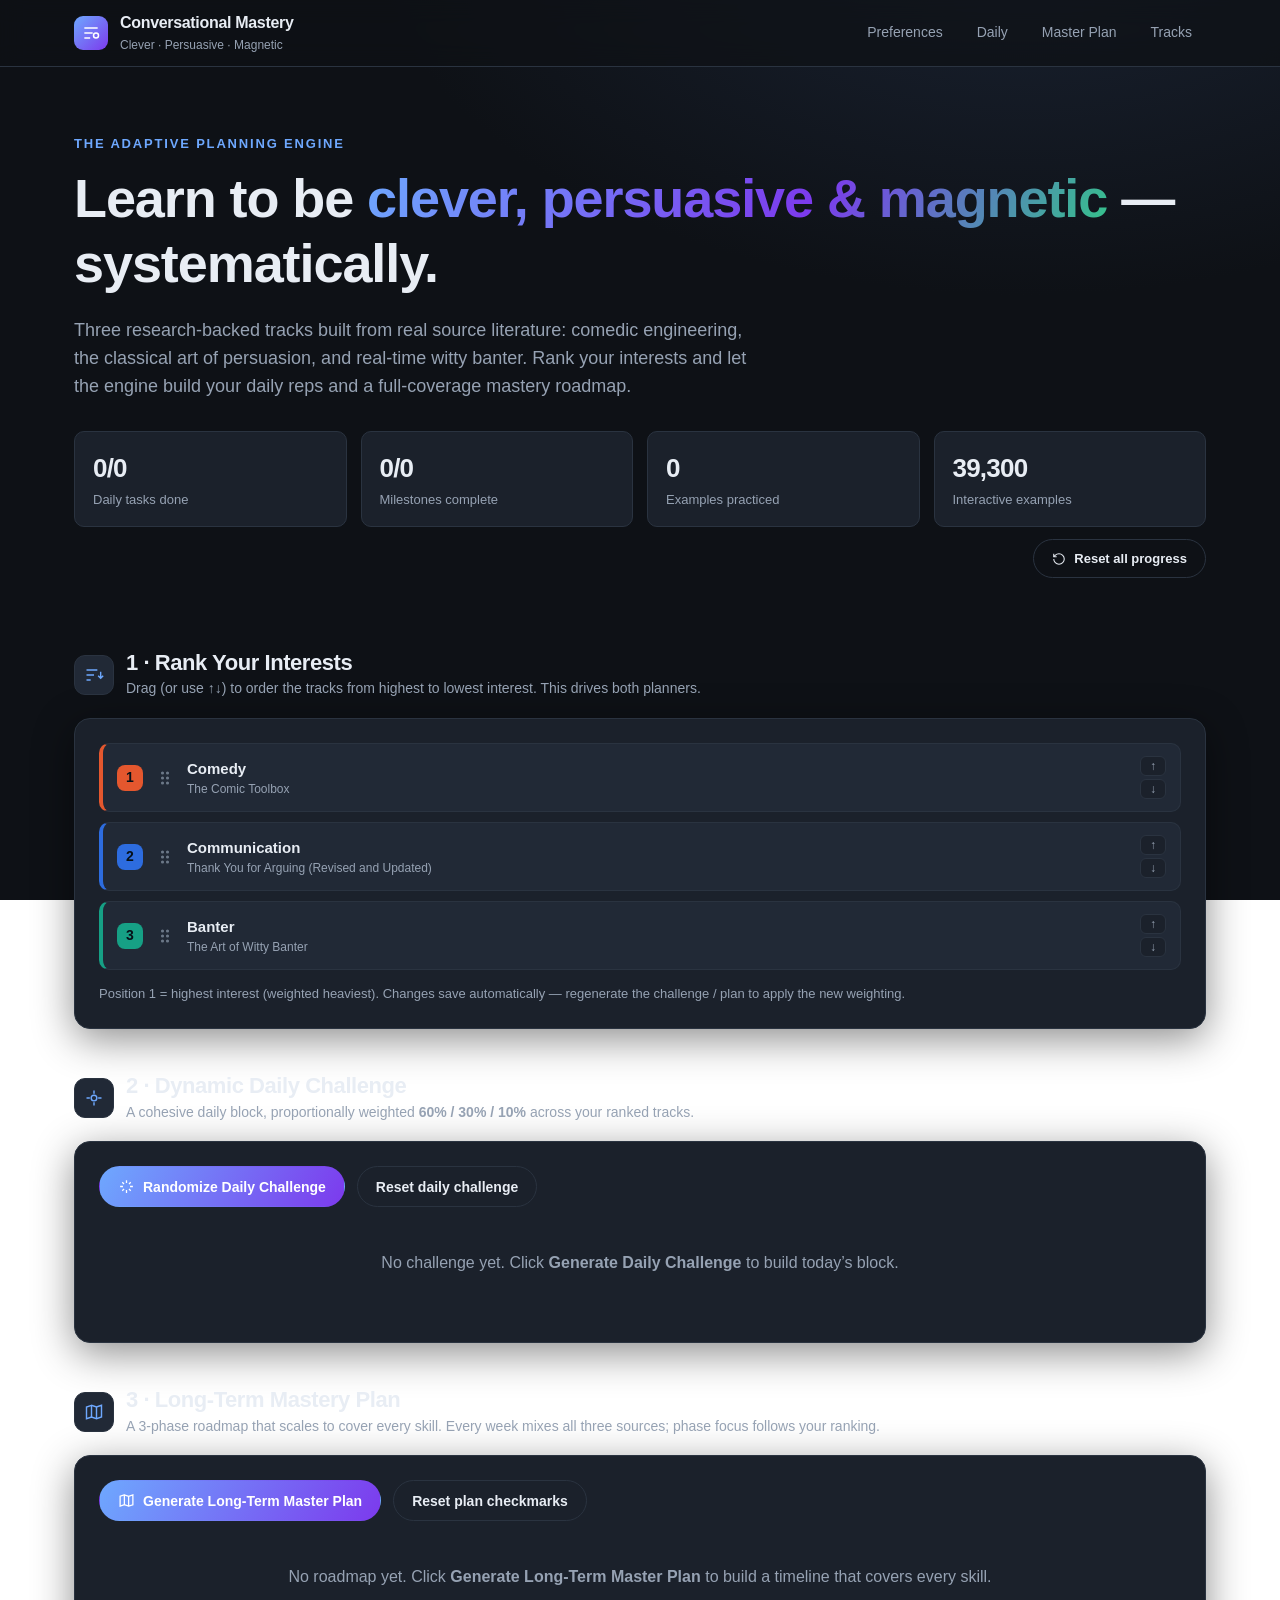
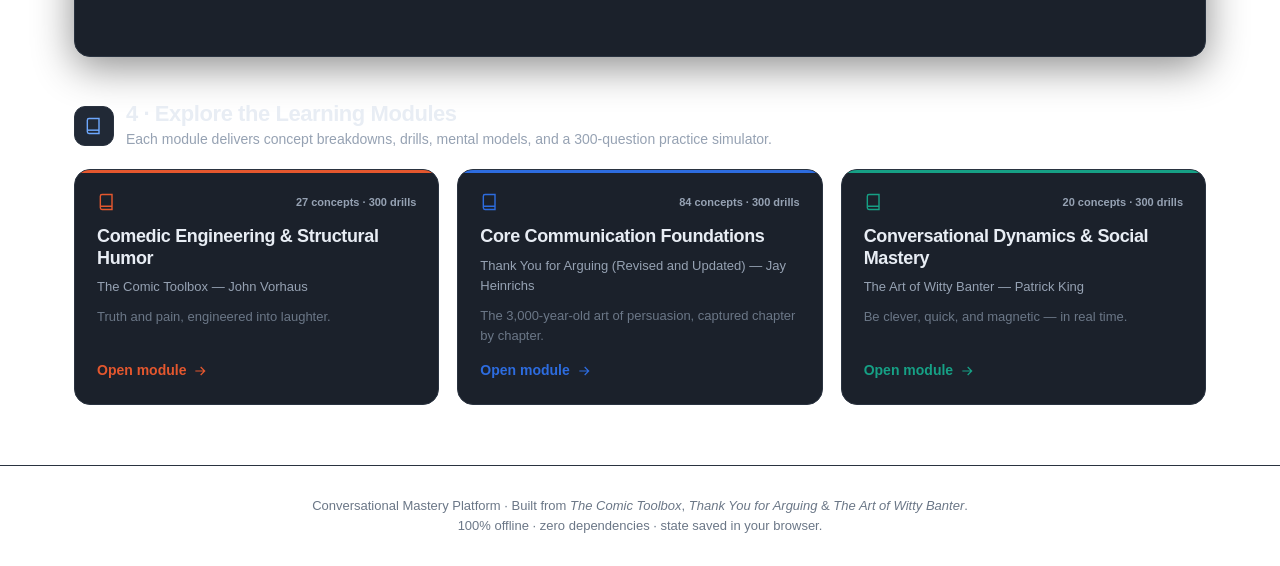
<file: index.html>
<!DOCTYPE html>
<html lang="en">
<head>
  <meta charset="UTF-8" />
  <meta name="viewport" content="width=device-width, initial-scale=1.0" />
  <title>Conversational Mastery Platform</title>
  <meta name="description" content="A standalone educational platform for comedic engineering, communication foundations, and conversational banter mastery." />
  <link rel="stylesheet" href="css/styles.css" />
</head>
<body>
  <header class="site-head">
    <div class="wrap">
      <a class="brand" href="index.html">
        <span class="logo">
          <svg viewBox="0 0 24 24" fill="none" stroke="currentColor" stroke-width="1.8"><path d="M4 6h16M4 12h10M4 18h7"/><circle cx="18" cy="15" r="3"/></svg>
        </span>
        <span>Conversational Mastery<small>Clever &middot; Persuasive &middot; Magnetic</small></span>
      </a>
      <nav class="nav-links">
        <a href="#preferences">Preferences</a>
        <a href="#daily">Daily</a>
        <a href="#plan">Master Plan</a>
        <a href="#tracks">Tracks</a>
      </nav>
    </div>
  </header>

  <main class="wrap" id="dashboard">
    <!-- HERO -->
    <section class="hero">
      <span class="eyebrow">The Adaptive Planning Engine</span>
      <h1>Learn to be <span class="grad">clever, persuasive &amp; magnetic</span> &mdash; systematically.</h1>
      <p class="lede">Three research-backed tracks built from real source literature: comedic engineering, the classical art of persuasion, and real-time witty banter. Rank your interests and let the engine build your daily reps and a full-coverage mastery roadmap.</p>
      <div class="stat-bar" id="statBar"></div>
      <div style="text-align: right; margin-top: 12px;">
        <button class="btn btn-ghost" id="resetAllTop" style="font-size: 13px;">
          <svg viewBox="0 0 24 24" fill="none" stroke="currentColor" stroke-width="1.8" style="width: 14px; height: 14px;"><path d="M3 12a9 9 0 1 0 9-9 9.75 9.75 0 0 0-6.74 2.74L3 8"/><path d="M3 3v5h5"/></svg>
          Reset all progress
        </button>
      </div>
    </section>

    <!-- PREFERENCES -->
    <section class="section" id="preferences">
      <div class="section-head">
        <span class="ico"><svg viewBox="0 0 24 24" fill="none" stroke="currentColor" stroke-width="1.7"><path d="M3 6h13M3 12h9M3 18h5"/><path d="M20 8v8M17 13l3 3 3-3"/></svg></span>
        <div><h2>1 &middot; Rank Your Interests</h2><p>Drag (or use &uarr;&darr;) to order the tracks from highest to lowest interest. This drives both planners.</p></div>
      </div>
      <div class="panel">
        <ul class="pref-list" id="prefList"></ul>
        <p class="hint">Position 1 = highest interest (weighted heaviest). Changes save automatically &mdash; regenerate the challenge / plan to apply the new weighting.</p>
      </div>
    </section>

    <!-- DAILY -->
    <section class="section" id="daily">
      <div class="section-head">
        <span class="ico"><svg viewBox="0 0 24 24" fill="none" stroke="currentColor" stroke-width="1.7"><path d="M12 3v4M12 17v4M3 12h4M17 12h4"/><circle cx="12" cy="12" r="3.4"/></svg></span>
        <div><h2>2 &middot; Dynamic Daily Challenge</h2><p>A cohesive daily block, proportionally weighted <b>60% / 30% / 10%</b> across your ranked tracks.</p></div>
      </div>
      <div class="panel">
        <div class="btn-row">
          <button class="btn btn-primary" id="genDaily">
            <svg viewBox="0 0 24 24" fill="none" stroke="currentColor" stroke-width="1.8"><path d="M12 3v4M12 17v4M3 12h4M17 12h4M6 6l2.5 2.5M15.5 15.5 18 18M18 6l-2.5 2.5M8.5 15.5 6 18"/></svg>
            Randomize Daily Challenge
          </button>
          <button class="btn btn-ghost" id="resetDaily">Reset daily challenge</button>
        </div>
        <div id="dailyBlock"></div>
      </div>
    </section>

    <!-- MASTER PLAN -->
    <section class="section" id="plan">
      <div class="section-head">
        <span class="ico"><svg viewBox="0 0 24 24" fill="none" stroke="currentColor" stroke-width="1.7"><path d="M9 4 3 6v14l6-2 6 2 6-2V4l-6 2-6-2Z"/><path d="M9 4v14M15 6v14"/></svg></span>
        <div><h2>3 &middot; Long-Term Mastery Plan</h2><p>A 3-phase roadmap that scales to cover every skill. Every week mixes all three sources; phase focus follows your ranking.</p></div>
      </div>
      <div class="panel">
        <div class="btn-row">
          <button class="btn btn-primary" id="genPlan">
            <svg viewBox="0 0 24 24" fill="none" stroke="currentColor" stroke-width="1.8"><path d="M9 4 3 6v14l6-2 6 2 6-2V4l-6 2-6-2Z"/><path d="M9 4v14M15 6v14"/></svg>
            Generate Long-Term Master Plan
          </button>
          <button class="btn btn-ghost" id="resetPlan">Reset plan checkmarks</button>
        </div>
        <div id="planBlock"></div>
      </div>
    </section>

    <!-- TRACKS -->
    <section class="section" id="tracks">
      <div class="section-head">
        <span class="ico"><svg viewBox="0 0 24 24" fill="none" stroke="currentColor" stroke-width="1.7"><path d="M4 5a2 2 0 0 1 2-2h12v18H6a2 2 0 0 1-2-2Z"/><path d="M4 17h14"/></svg></span>
        <div><h2>4 &middot; Explore the Learning Modules</h2><p>Each module delivers concept breakdowns, drills, mental models, and a 300-question practice simulator.</p></div>
      </div>
      <div class="track-grid" id="trackCards"></div>
    </section>
  </main>

  <footer class="site-foot">
    <div class="wrap">
      Conversational Mastery Platform &middot; Built from <em>The Comic Toolbox</em>, <em>Thank You for Arguing</em> &amp; <em>The Art of Witty Banter</em>.
      <br />100% offline &middot; zero dependencies &middot; state saved in your browser.
    </div>
  </footer>

  <div id="toast"></div>

  <!-- classic scripts (no ES modules) so the app runs straight off the file system -->
  <script src="js/content.js"></script>
  <script src="js/content-extra.js"></script>
  <script src="js/content-comm.js"></script>
  <script src="js/questions.js"></script>
  <script src="js/planner.js"></script>
  <script src="js/app.js"></script>
</body>
</html>
</file>
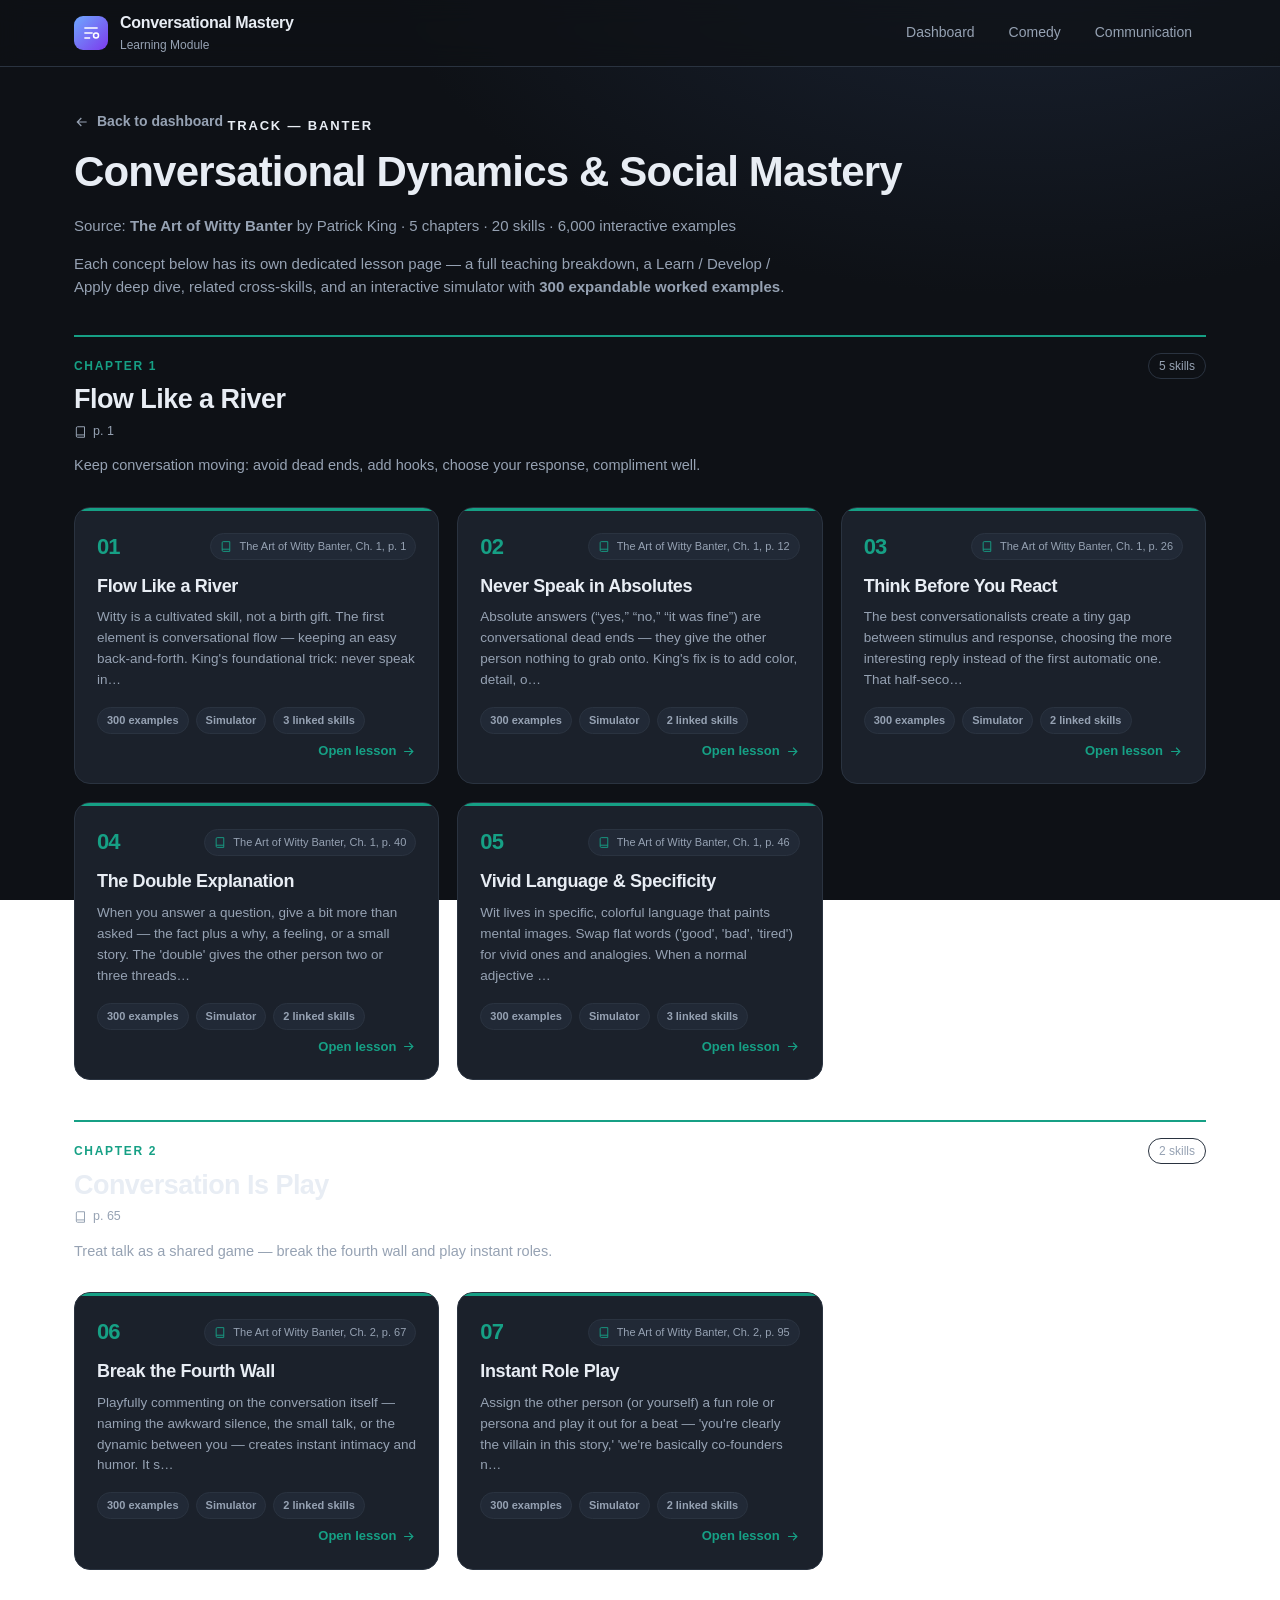
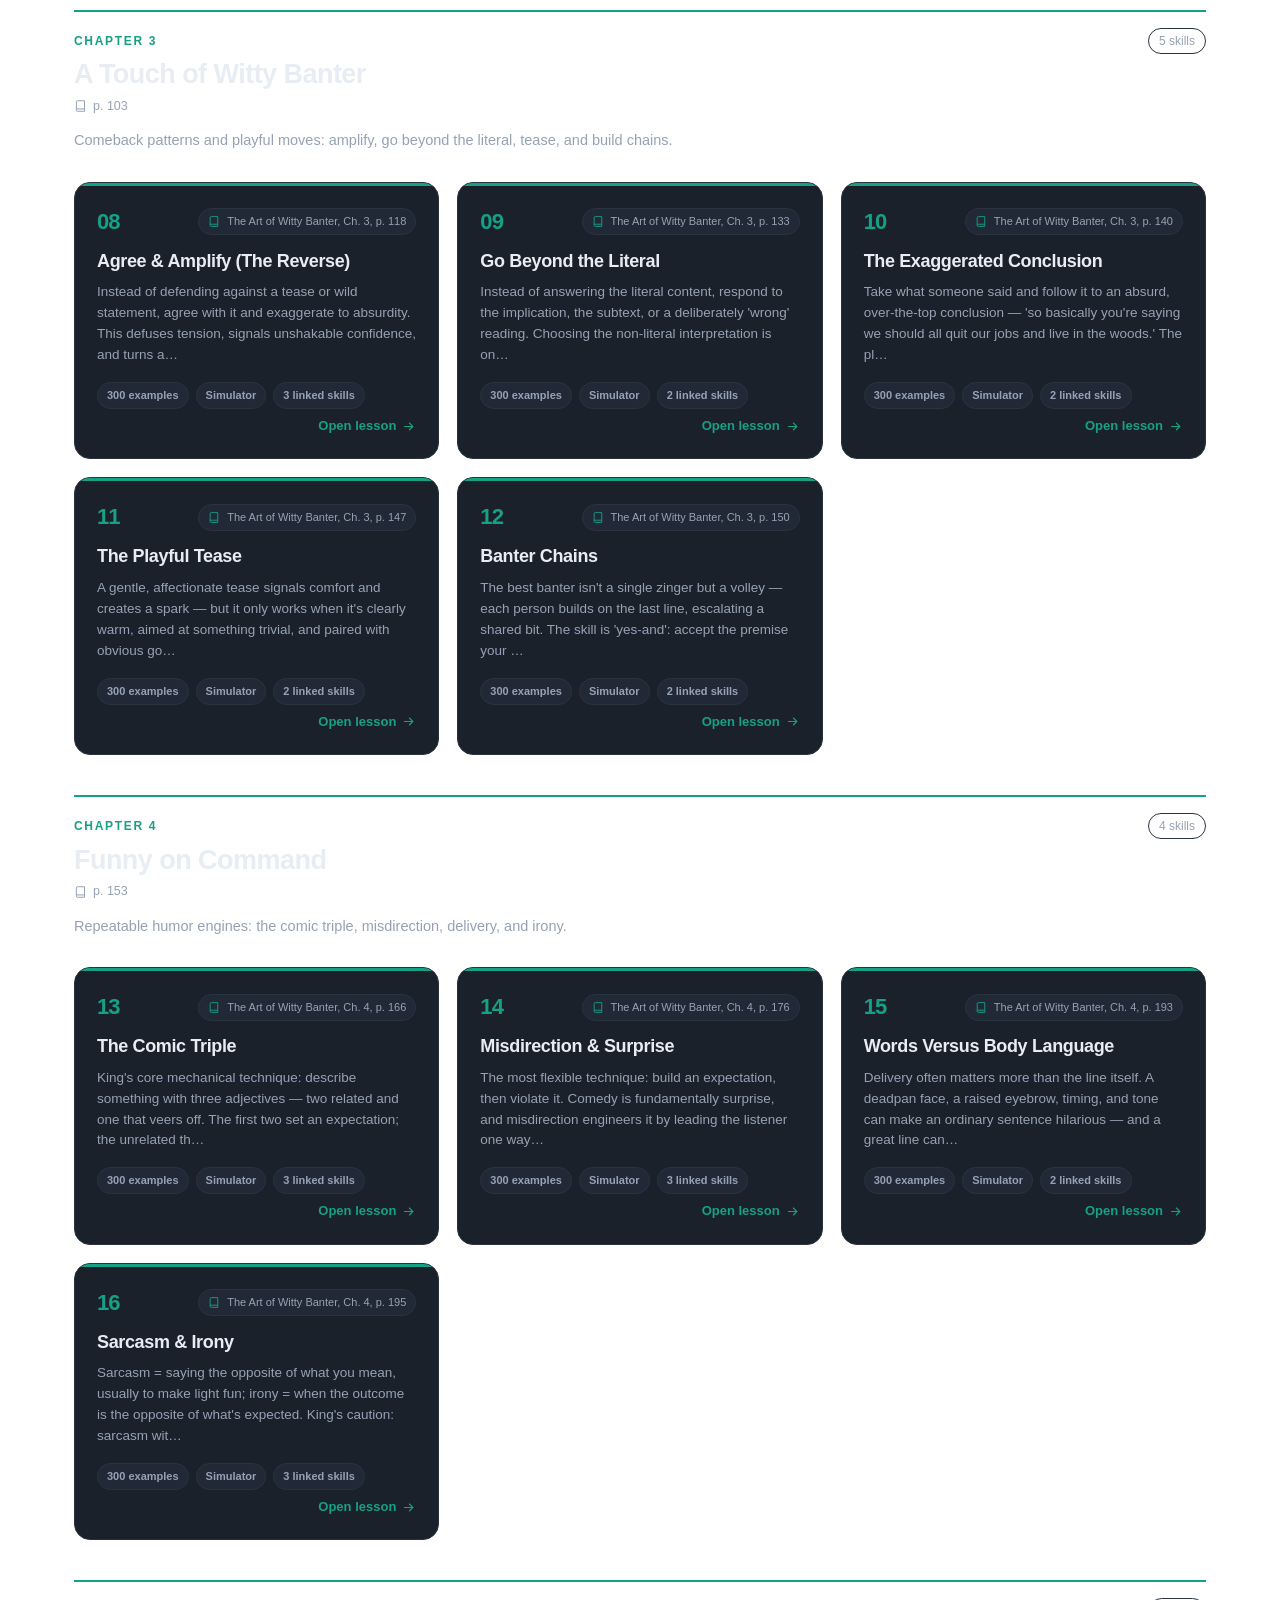
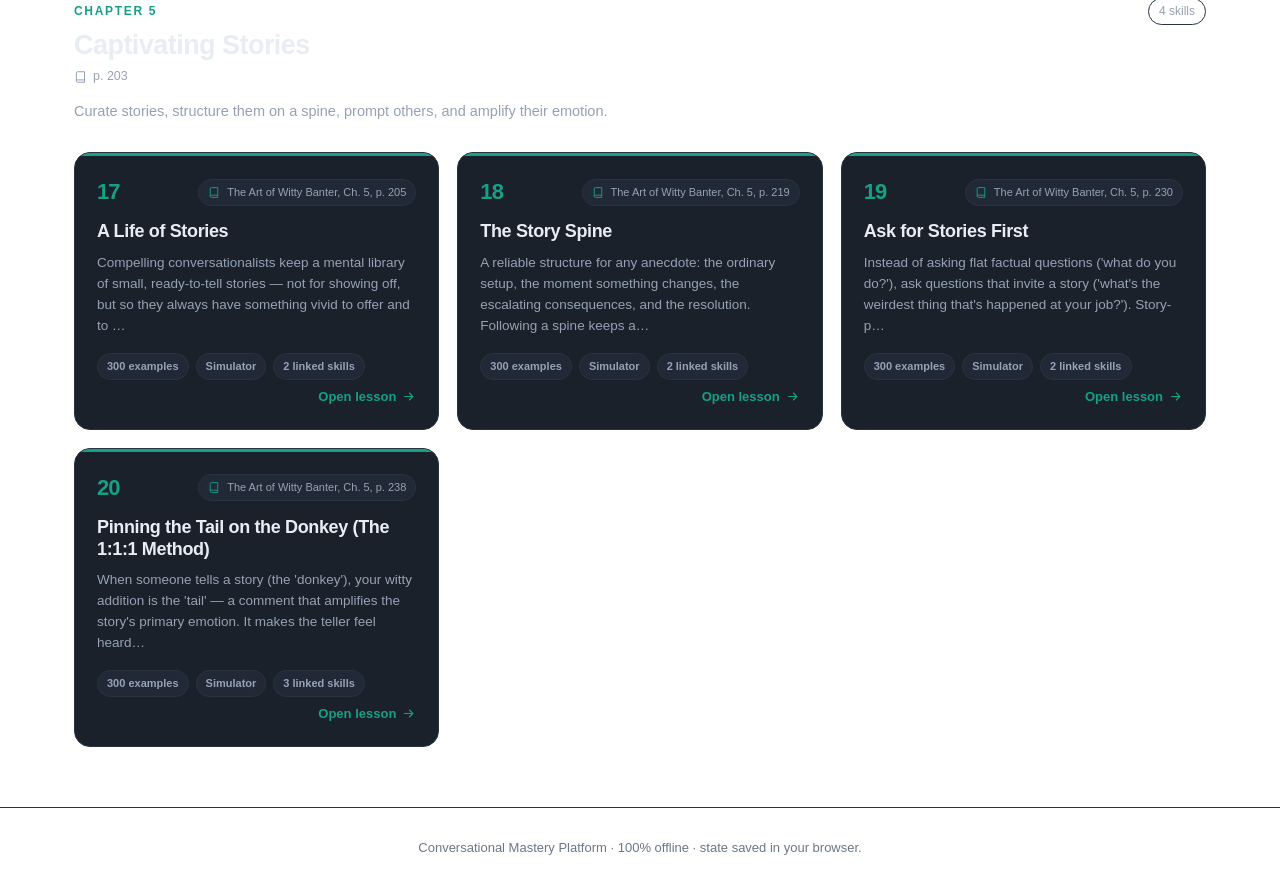
<file: modules/banter/index.html>
<!DOCTYPE html>
<html lang="en">
<head>
  <meta charset="UTF-8" />
  <meta name="viewport" content="width=device-width, initial-scale=1.0" />
  <title>Banter Module &mdash; Conversational Mastery</title>
  <link rel="stylesheet" href="../../css/styles.css" />
</head>
<body>
  <header class="site-head">
    <div class="wrap">
      <a class="brand" href="../../index.html">
        <span class="logo">
          <svg viewBox="0 0 24 24" fill="none" stroke="currentColor" stroke-width="1.8"><path d="M4 6h16M4 12h10M4 18h7"/><circle cx="18" cy="15" r="3"/></svg>
        </span>
        <span>Conversational Mastery<small>Learning Module</small></span>
      </a>
      <nav class="nav-links">
        <a href="../../index.html">Dashboard</a>
        <a href="../comedy/index.html">Comedy</a>
        <a href="../communication/index.html">Communication</a>
      </nav>
    </div>
  </header>

  <main class="wrap">
    <section class="mod-head">
      <a class="back-link" href="../../index.html"><svg viewBox="0 0 24 24" fill="none" stroke="currentColor" stroke-width="1.8"><path d="M5 12h14M13 6l6 6-6 6"/></svg>Back to dashboard</a>
      <span class="eyebrow" id="modEyebrow"></span>
      <h1 id="modTitle"></h1>
      <p class="src" id="modSrc"></p>
      <p class="mod-intro">Each concept below has its own dedicated lesson page &mdash; a full teaching breakdown, a Learn / Develop / Apply deep dive, related cross-skills, and an interactive simulator with <strong>300 expandable worked examples</strong>.</p>
    </section>

    <section class="concept-grid" id="conceptGrid"></section>
  </main>

  <footer class="site-foot">
    <div class="wrap">Conversational Mastery Platform &middot; 100% offline &middot; state saved in your browser.</div>
  </footer>

  <div id="toast"></div>

  <script>window.CM_TRACK = "banter";</script>
  <script src="../../js/content.js"></script>
  <script src="../../js/content-extra.js"></script>
  <script src="../../js/content-comm.js"></script>
  <script src="../../js/app.js"></script>
  <script src="../../js/module.js"></script>
</body>
</html>
</file>
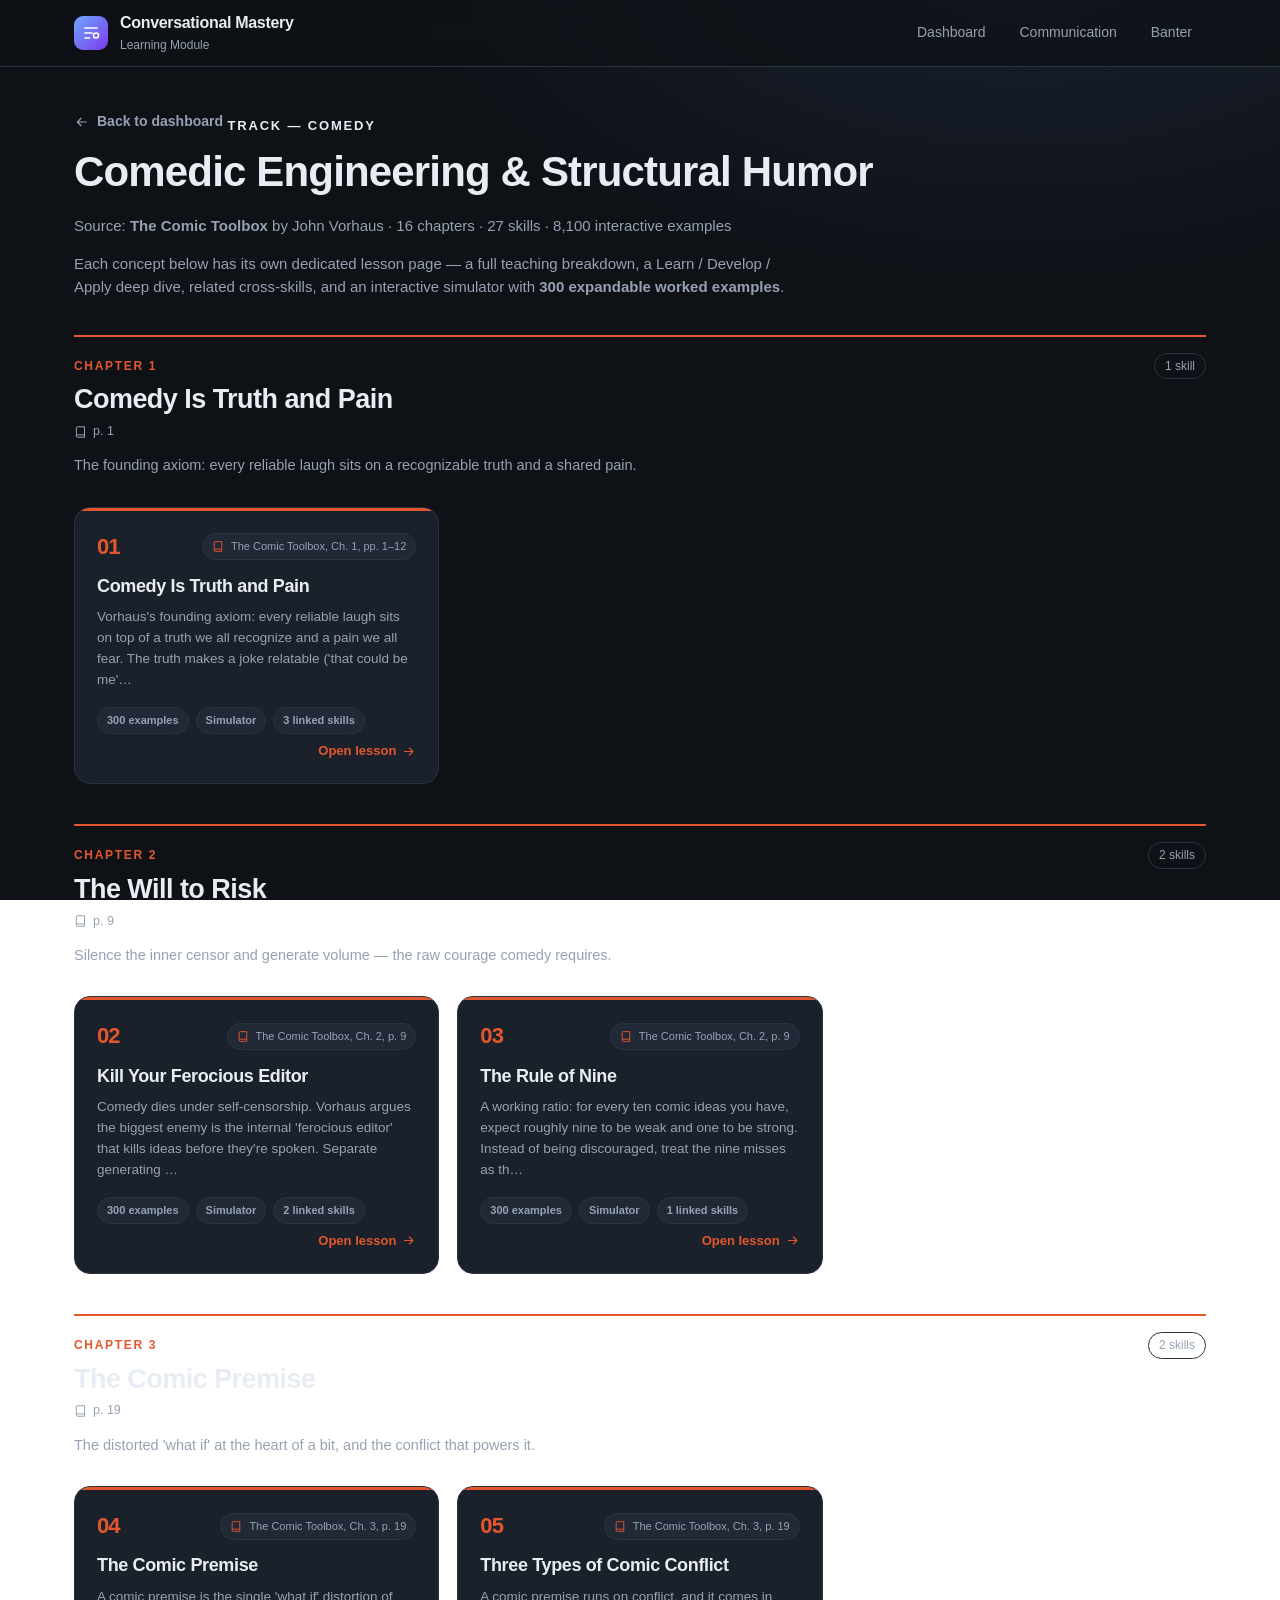
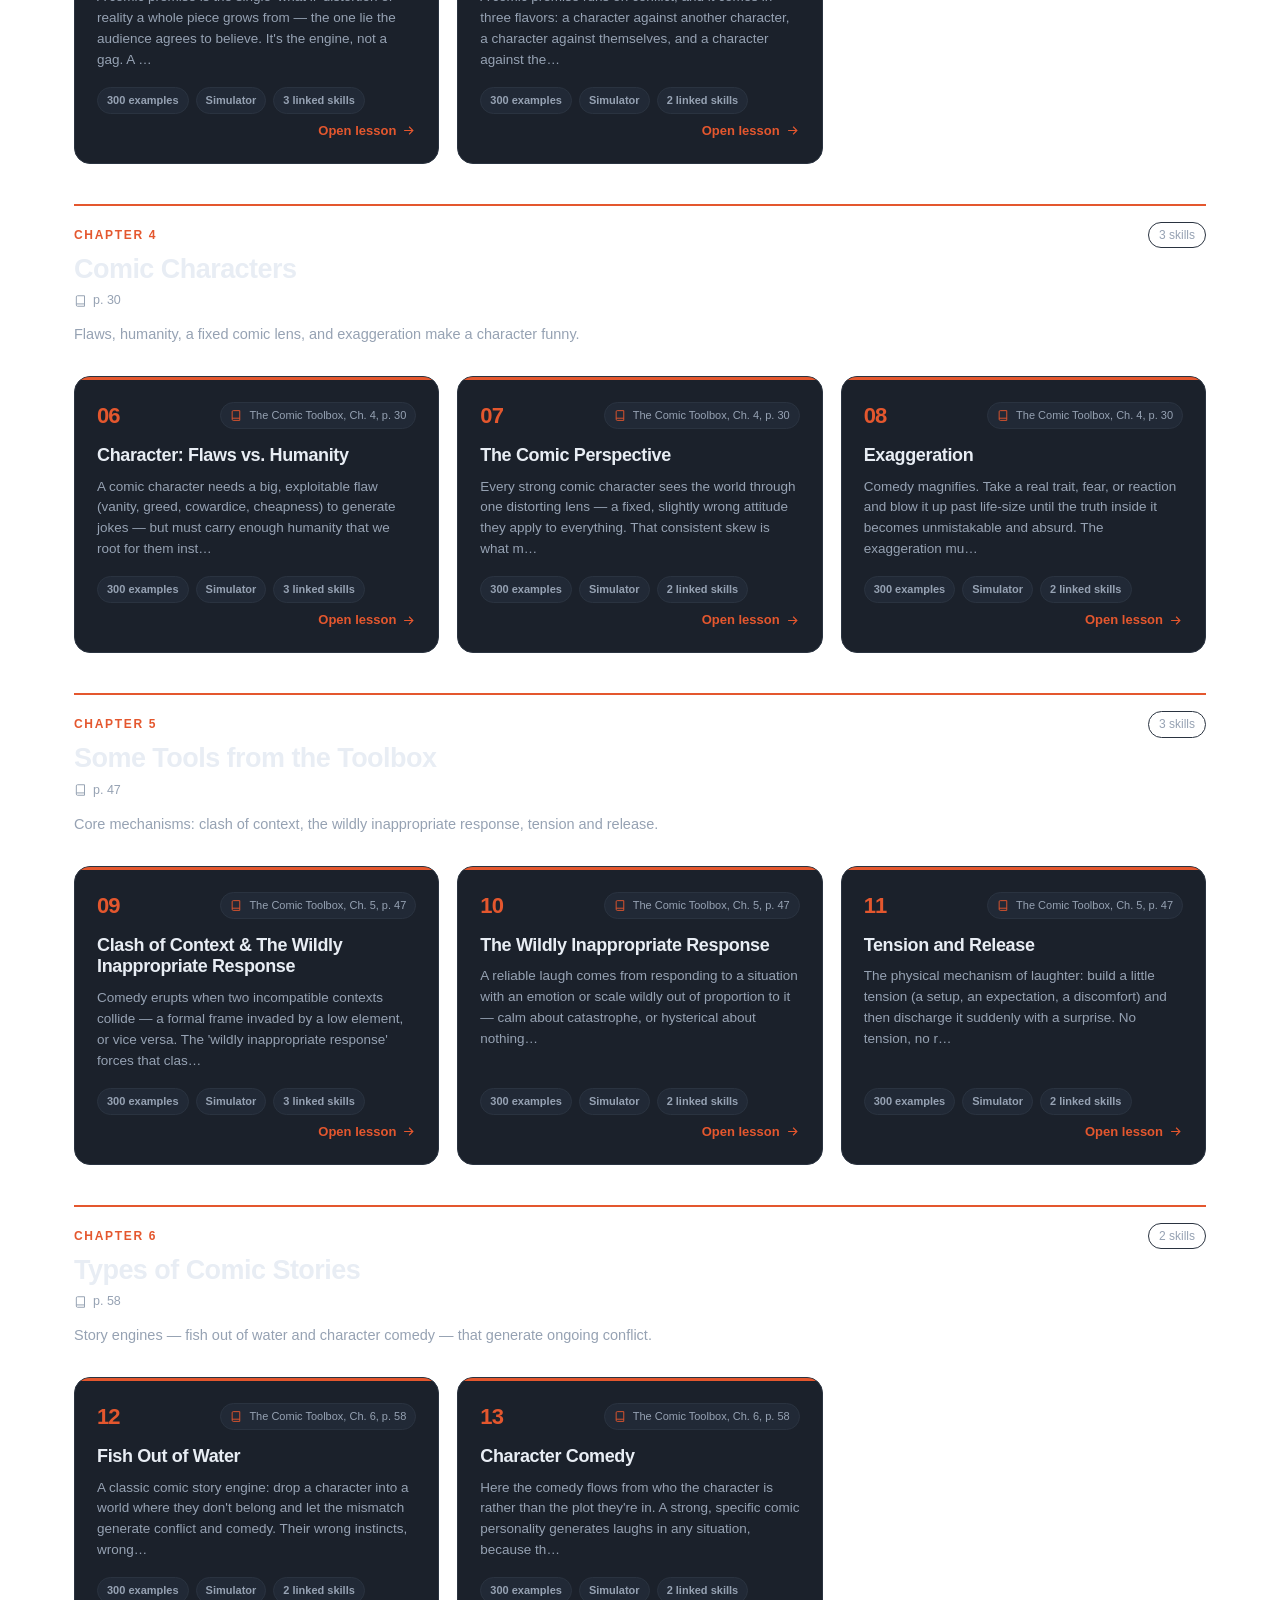
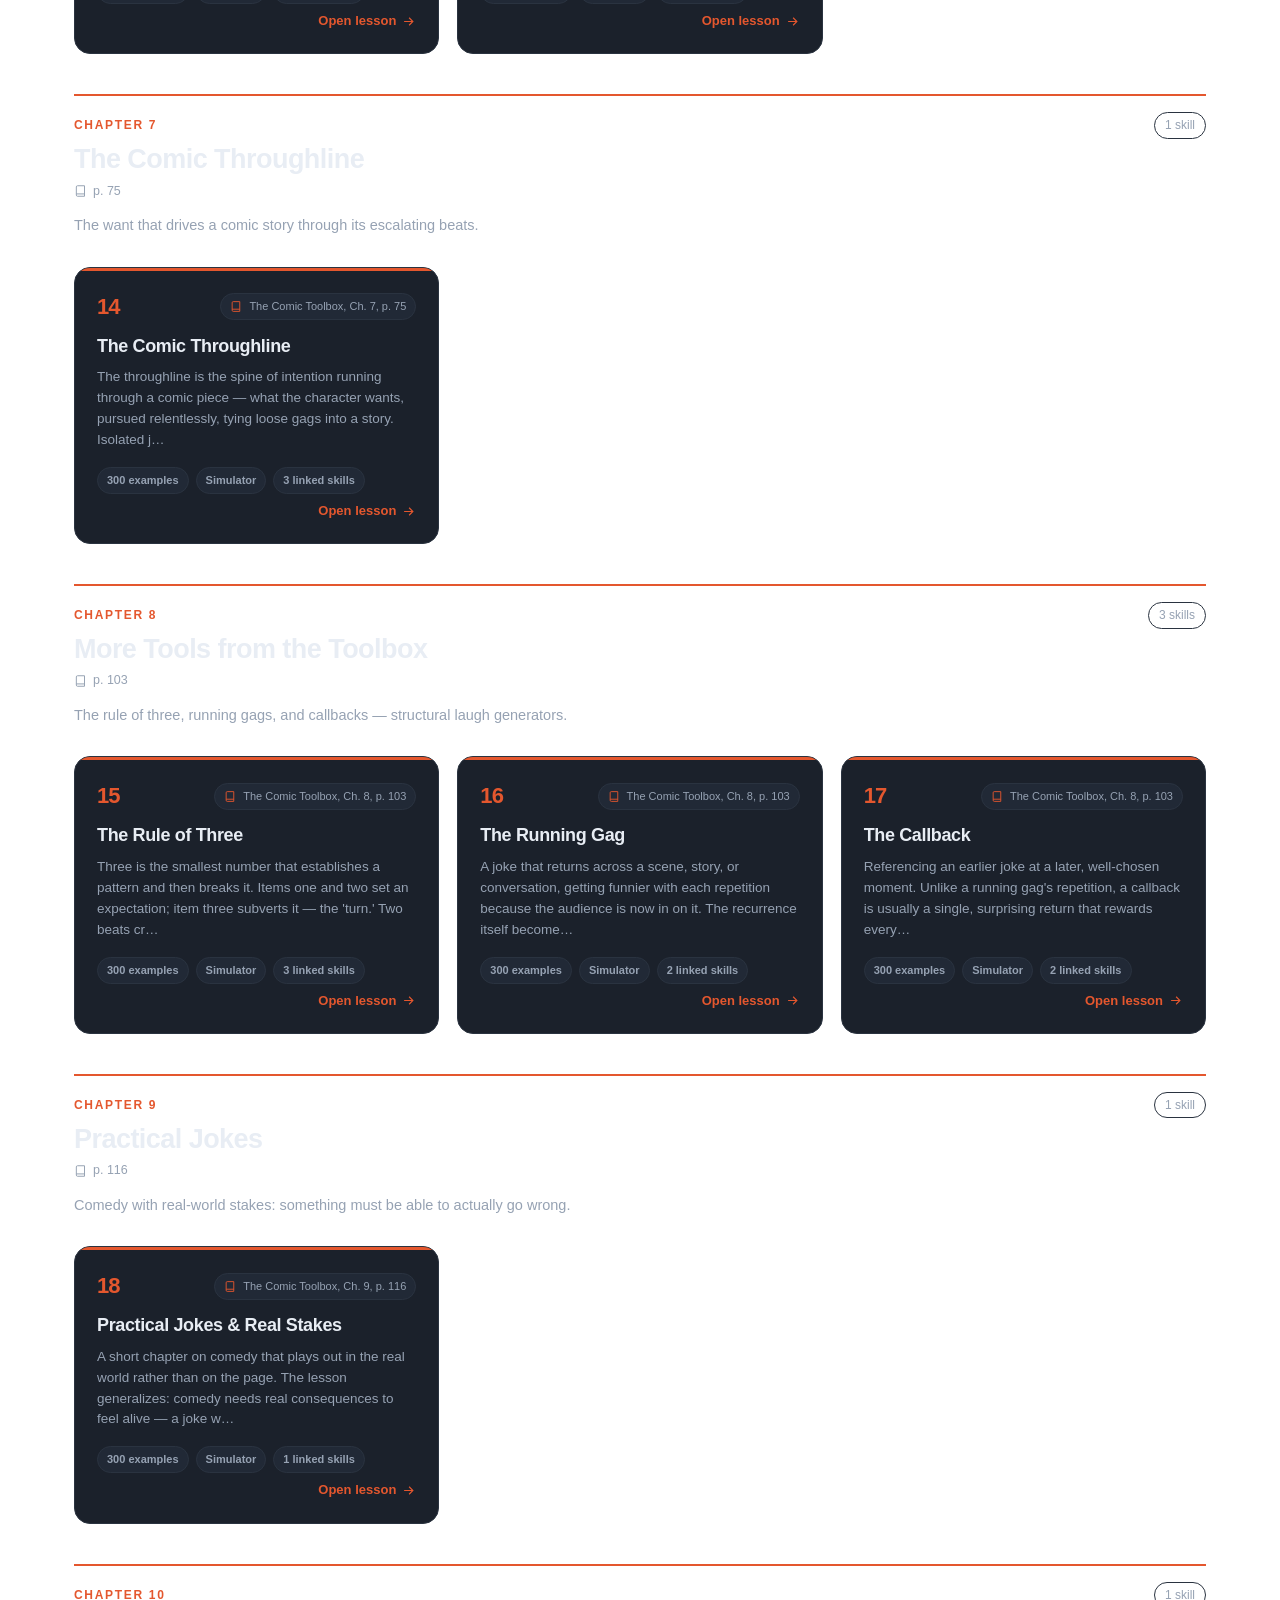
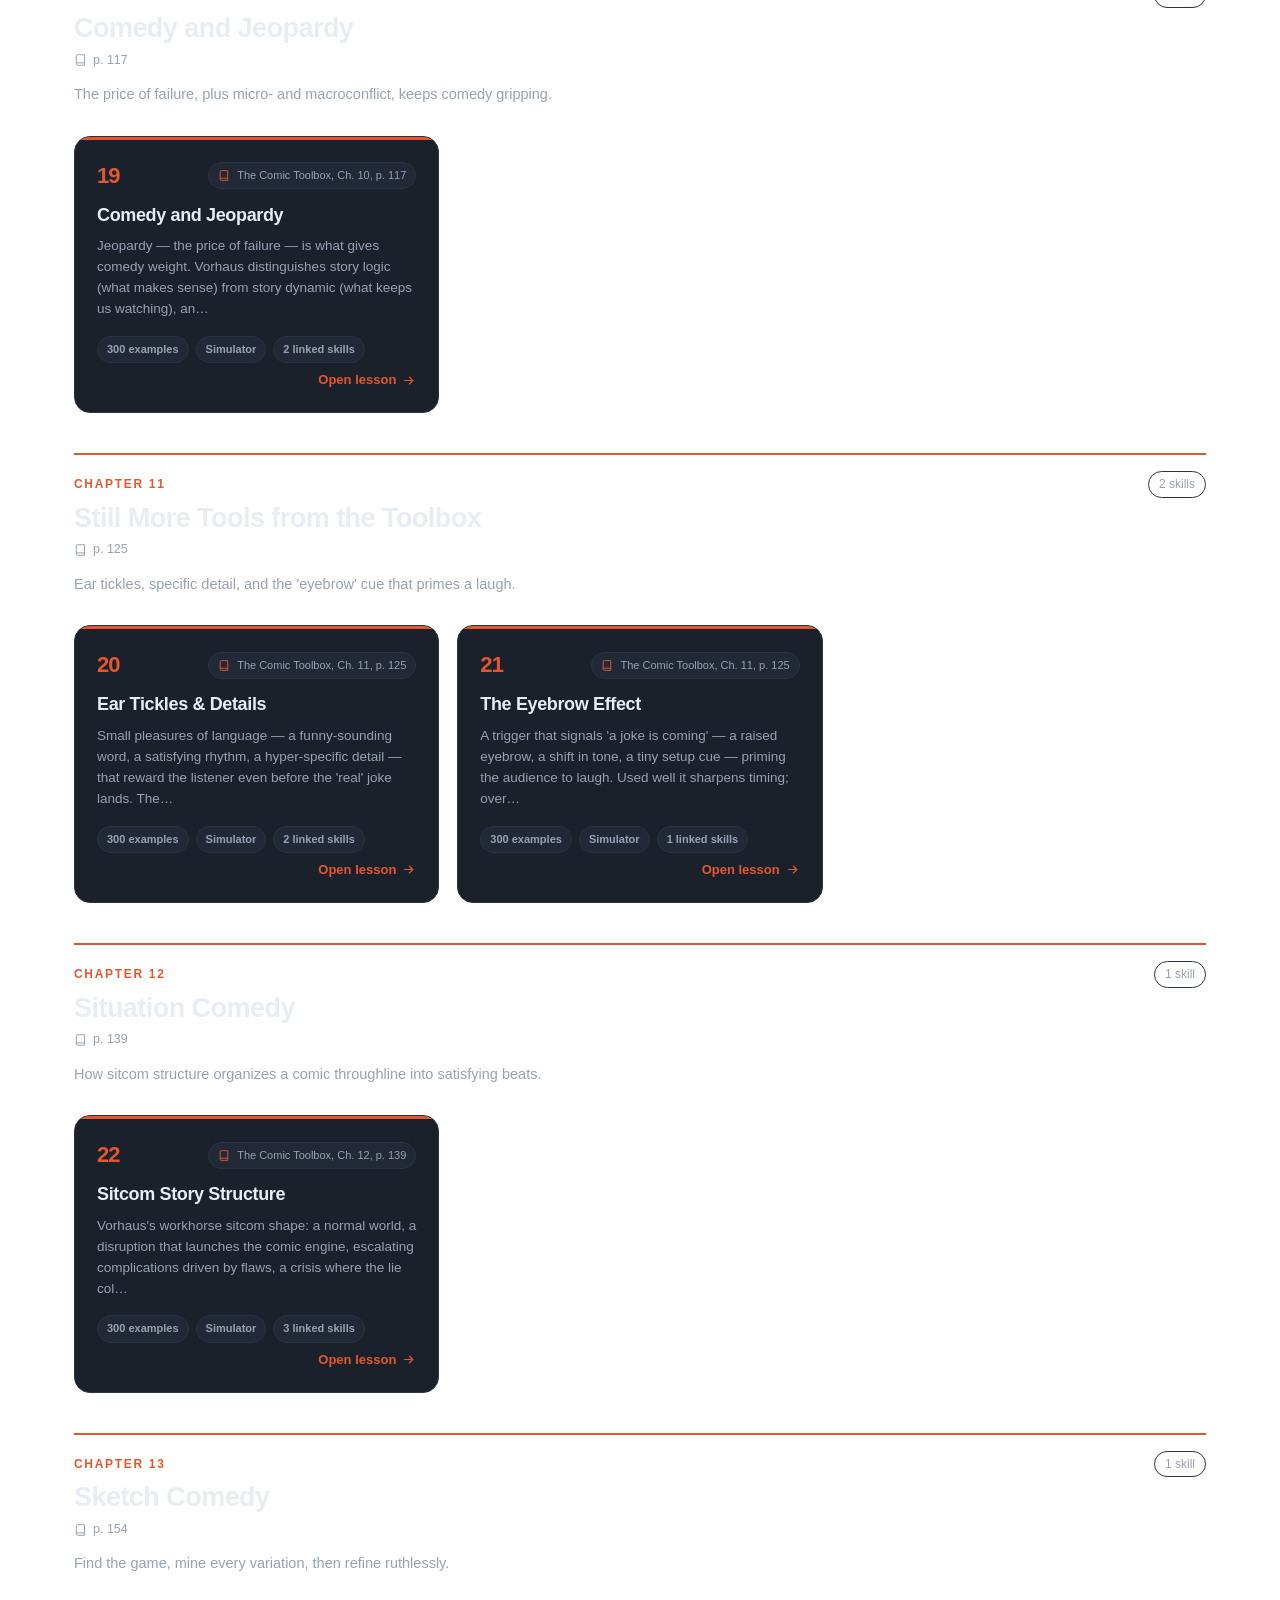
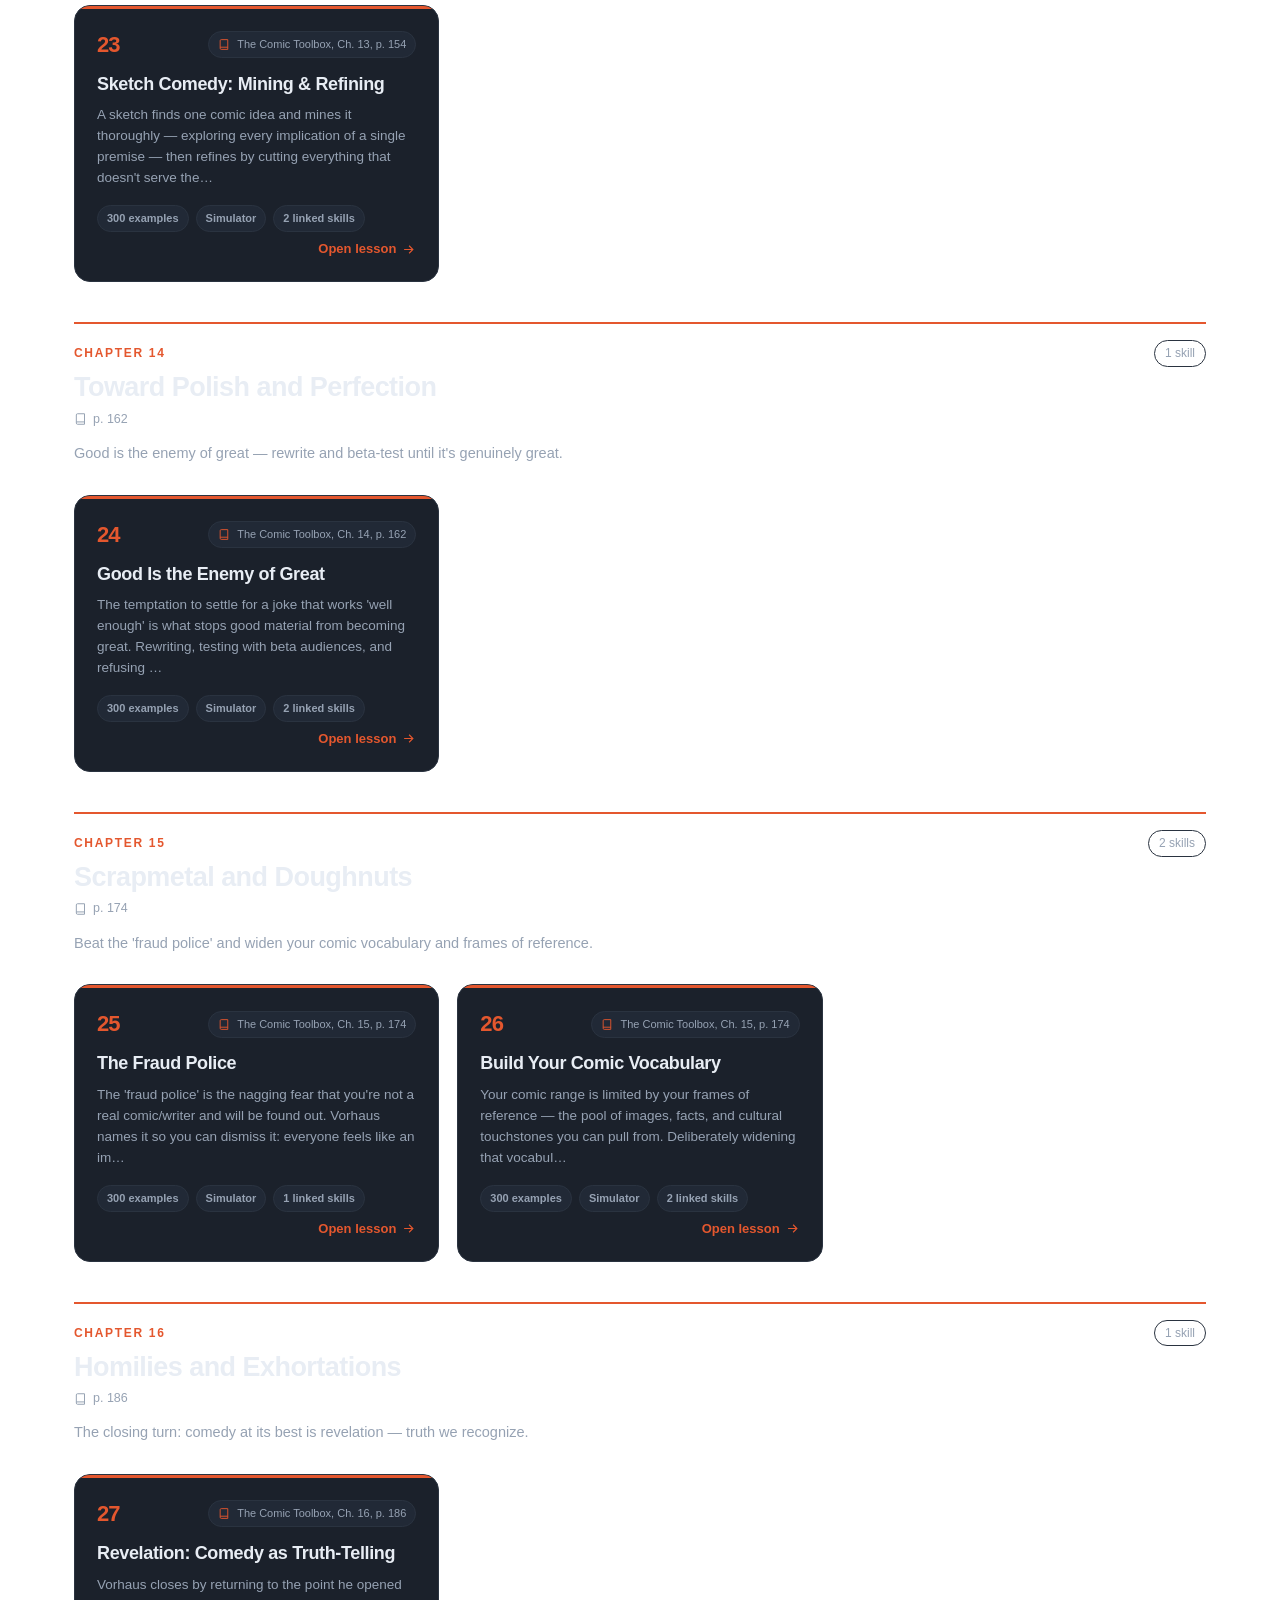
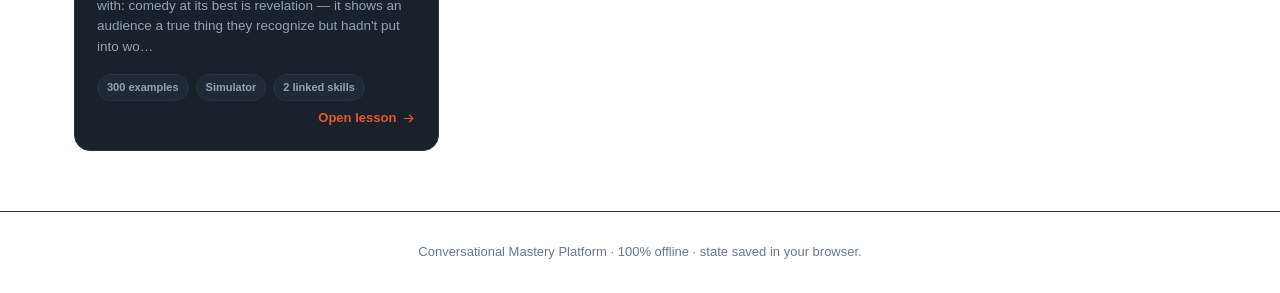
<file: modules/comedy/index.html>
<!DOCTYPE html>
<html lang="en">
<head>
  <meta charset="UTF-8" />
  <meta name="viewport" content="width=device-width, initial-scale=1.0" />
  <title>Comedy Module &mdash; Conversational Mastery</title>
  <link rel="stylesheet" href="../../css/styles.css" />
</head>
<body>
  <header class="site-head">
    <div class="wrap">
      <a class="brand" href="../../index.html">
        <span class="logo">
          <svg viewBox="0 0 24 24" fill="none" stroke="currentColor" stroke-width="1.8"><path d="M4 6h16M4 12h10M4 18h7"/><circle cx="18" cy="15" r="3"/></svg>
        </span>
        <span>Conversational Mastery<small>Learning Module</small></span>
      </a>
      <nav class="nav-links">
        <a href="../../index.html">Dashboard</a>
        <a href="../communication/index.html">Communication</a>
        <a href="../banter/index.html">Banter</a>
      </nav>
    </div>
  </header>

  <main class="wrap">
    <section class="mod-head">
      <a class="back-link" href="../../index.html"><svg viewBox="0 0 24 24" fill="none" stroke="currentColor" stroke-width="1.8"><path d="M5 12h14M13 6l6 6-6 6"/></svg>Back to dashboard</a>
      <span class="eyebrow" id="modEyebrow"></span>
      <h1 id="modTitle"></h1>
      <p class="src" id="modSrc"></p>
      <p class="mod-intro">Each concept below has its own dedicated lesson page &mdash; a full teaching breakdown, a Learn / Develop / Apply deep dive, related cross-skills, and an interactive simulator with <strong>300 expandable worked examples</strong>.</p>
    </section>

    <section class="concept-grid" id="conceptGrid"></section>
  </main>

  <footer class="site-foot">
    <div class="wrap">Conversational Mastery Platform &middot; 100% offline &middot; state saved in your browser.</div>
  </footer>

  <div id="toast"></div>

  <script>window.CM_TRACK = "comedy";</script>
  <script src="../../js/content.js"></script>
  <script src="../../js/content-extra.js"></script>
  <script src="../../js/content-comm.js"></script>
  <script src="../../js/app.js"></script>
  <script src="../../js/module.js"></script>
</body>
</html>
</file>
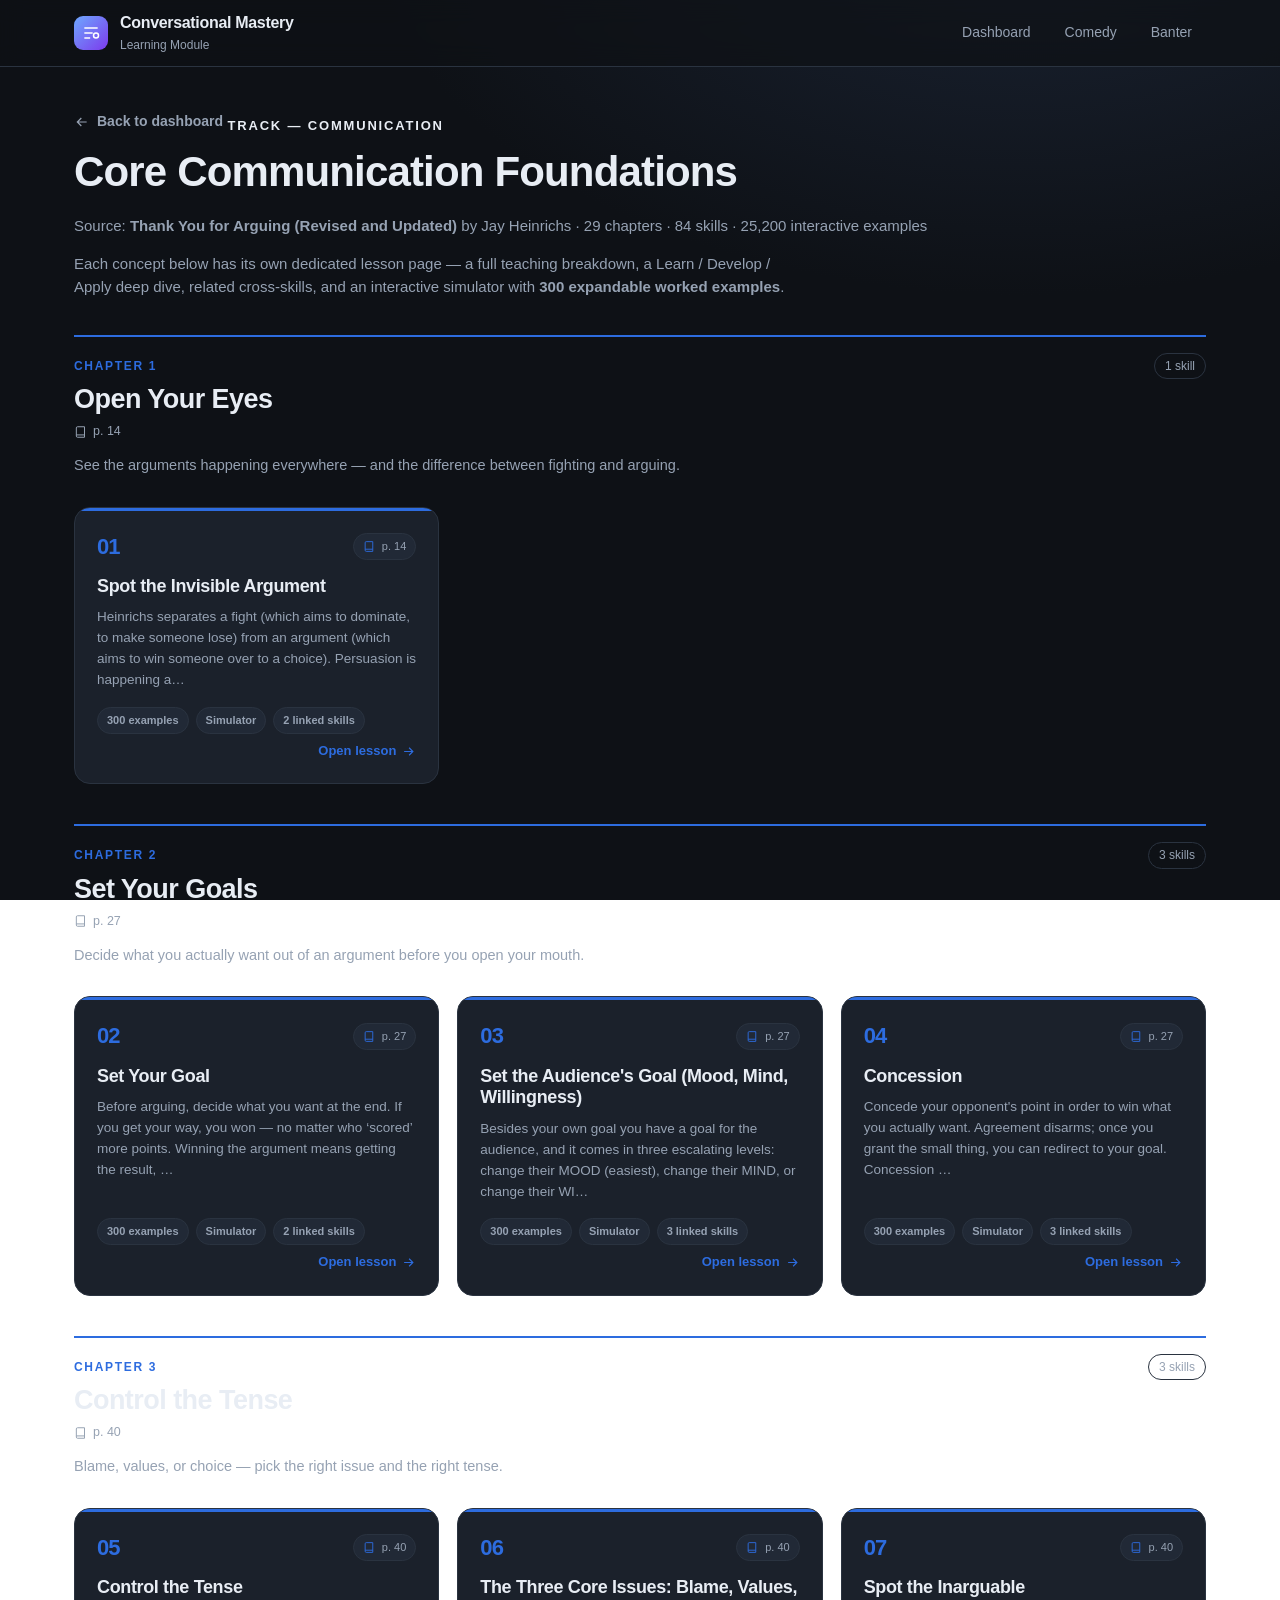
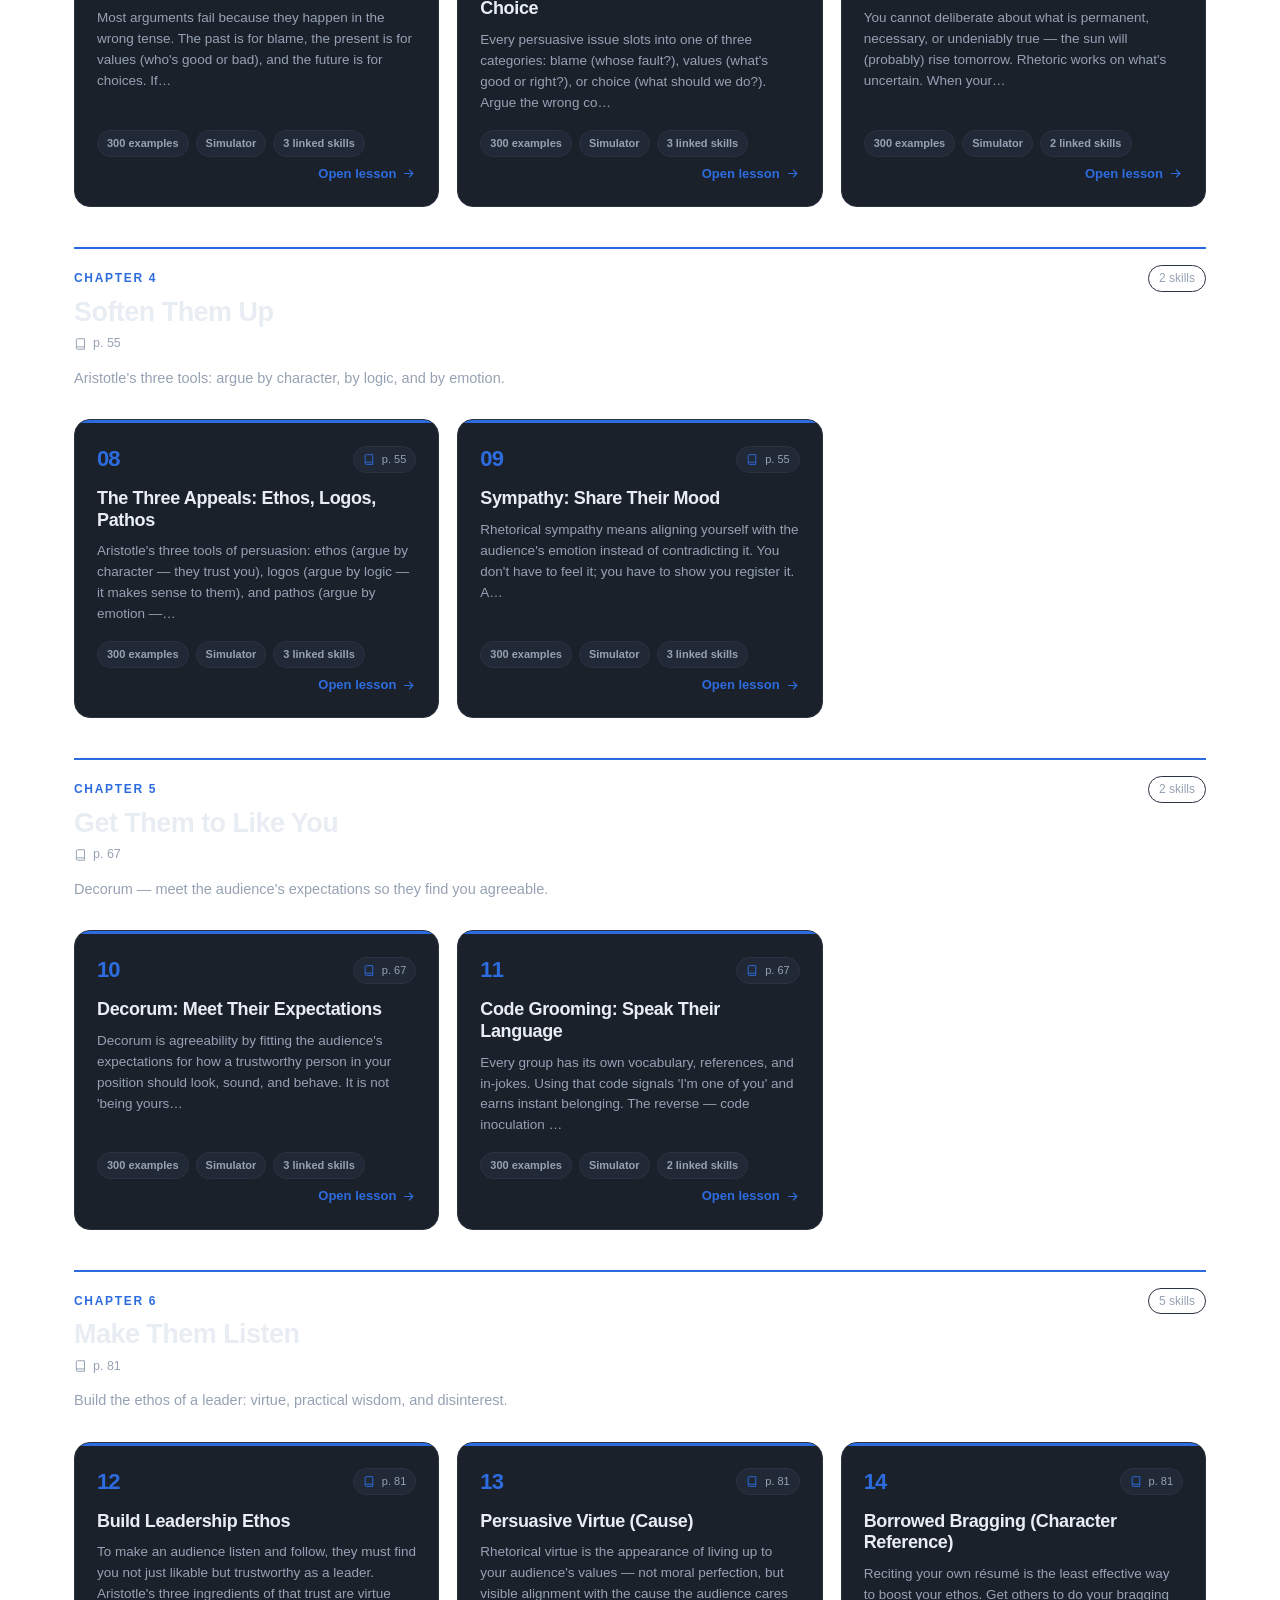
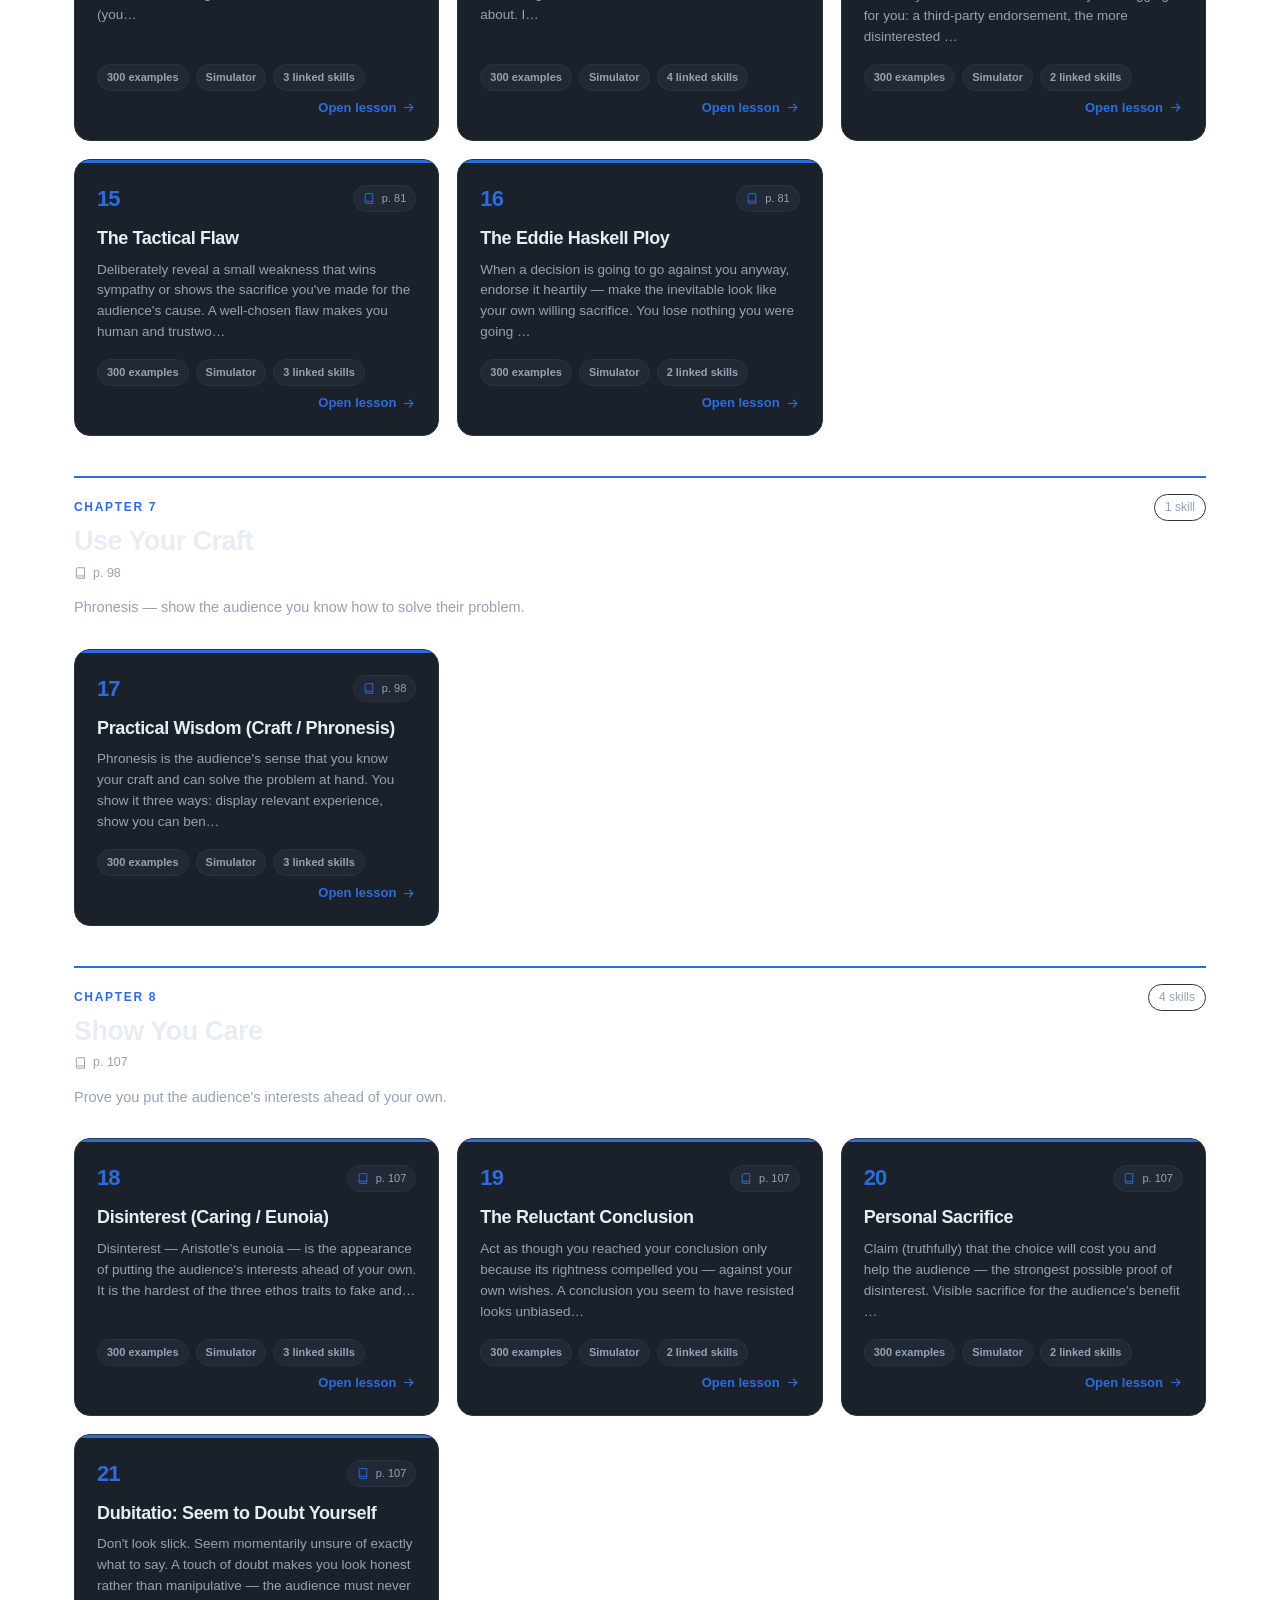
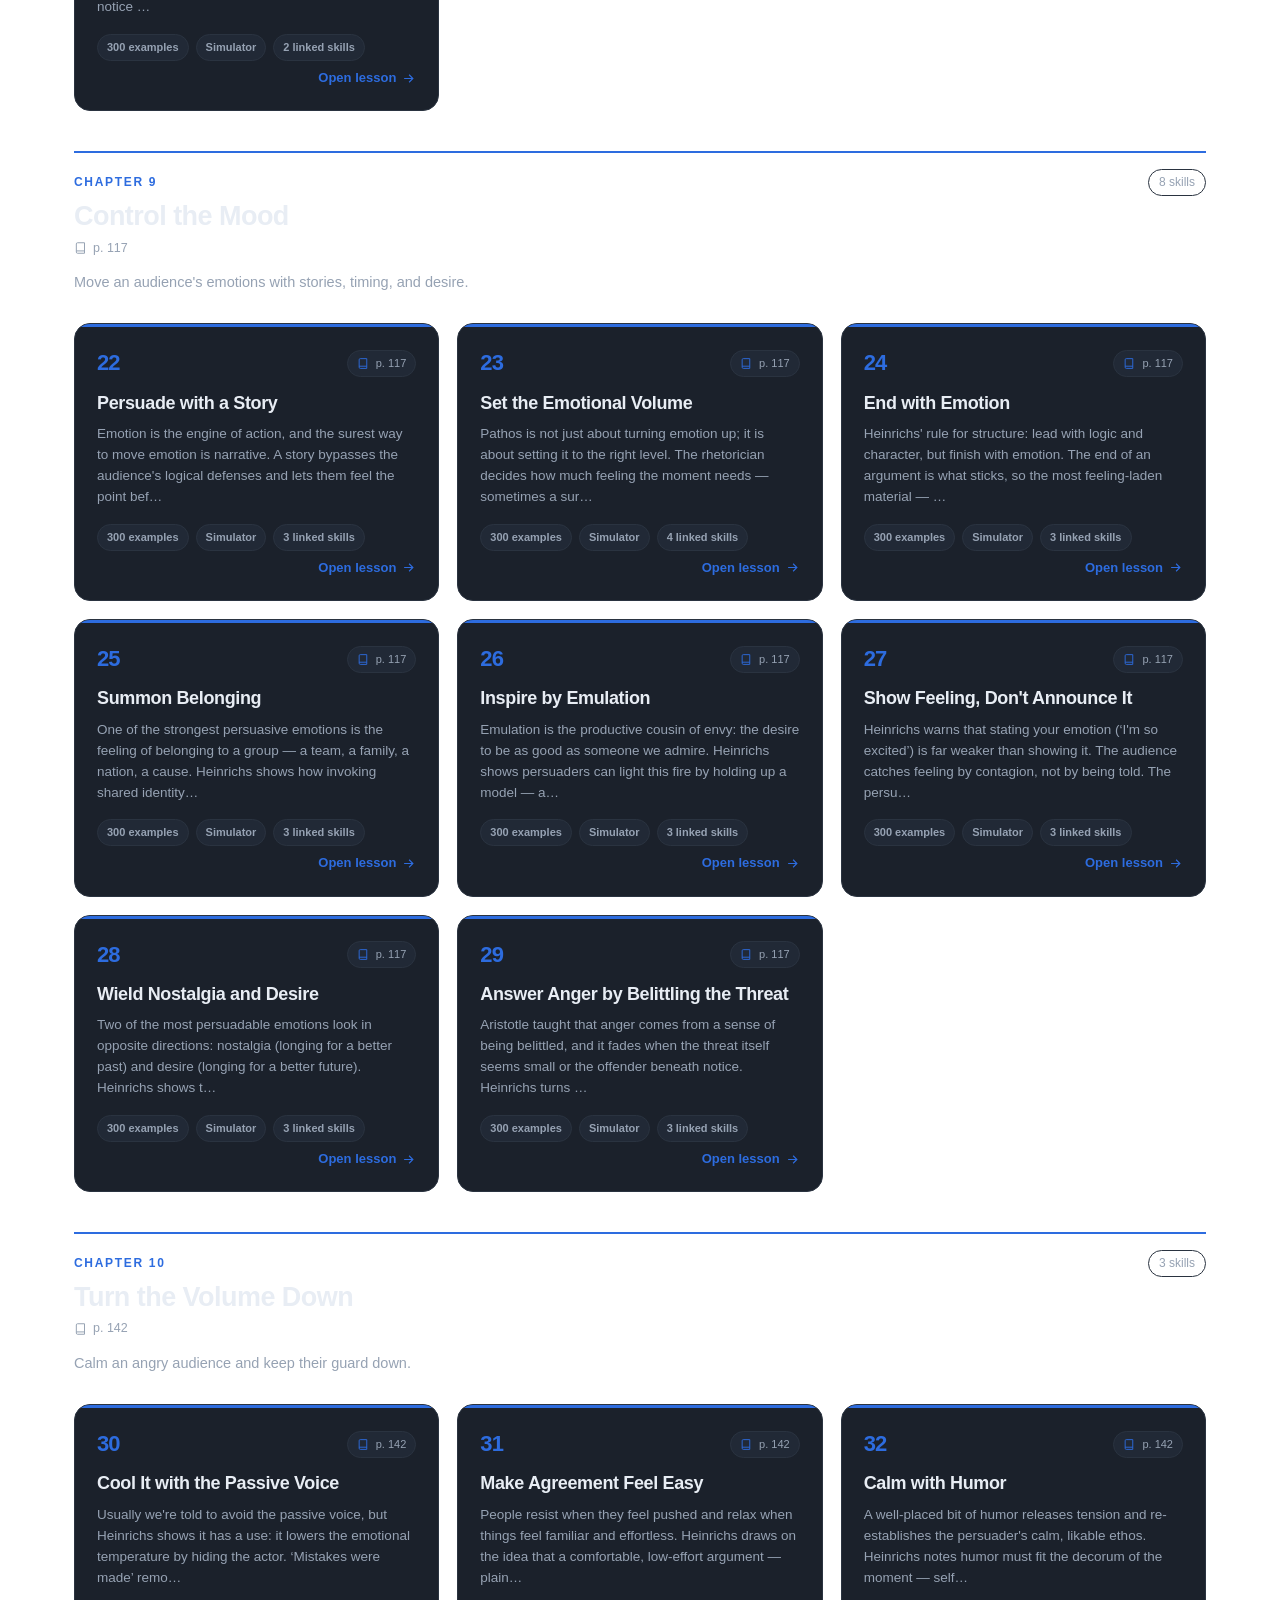
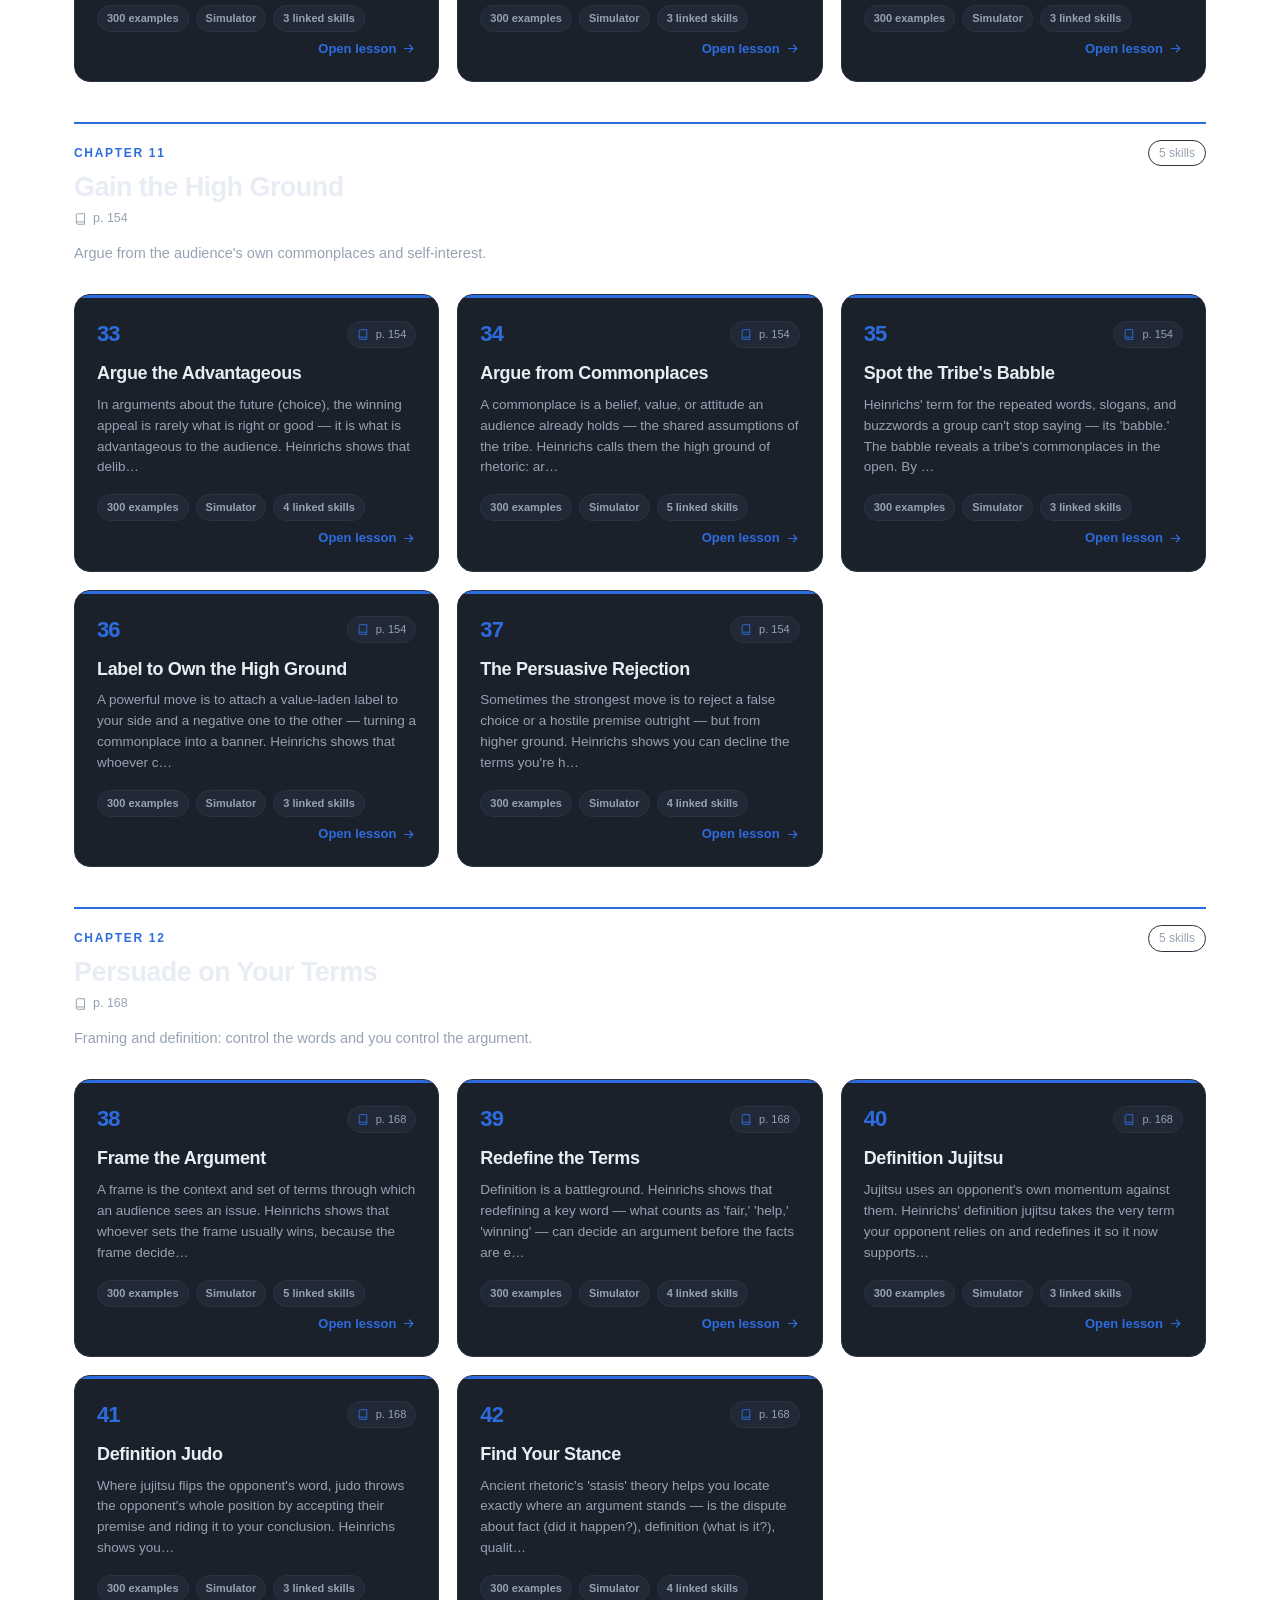
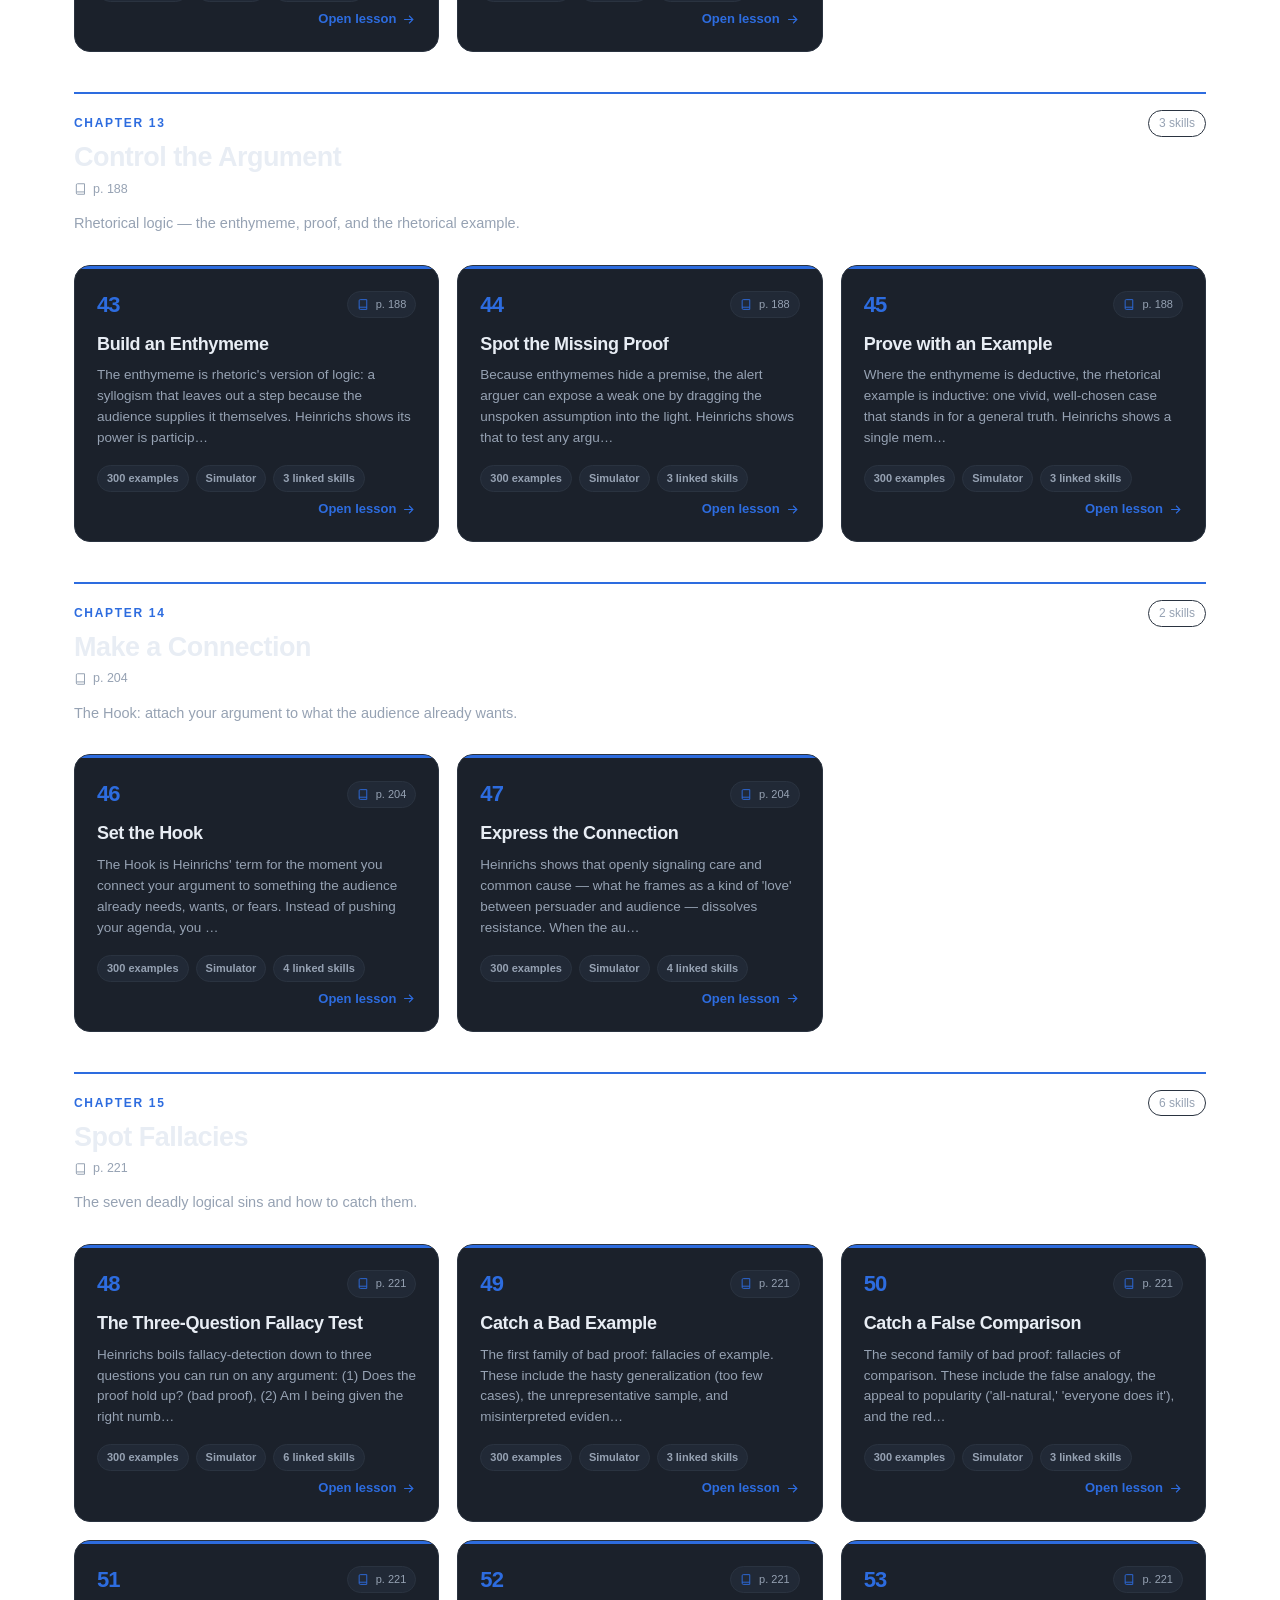
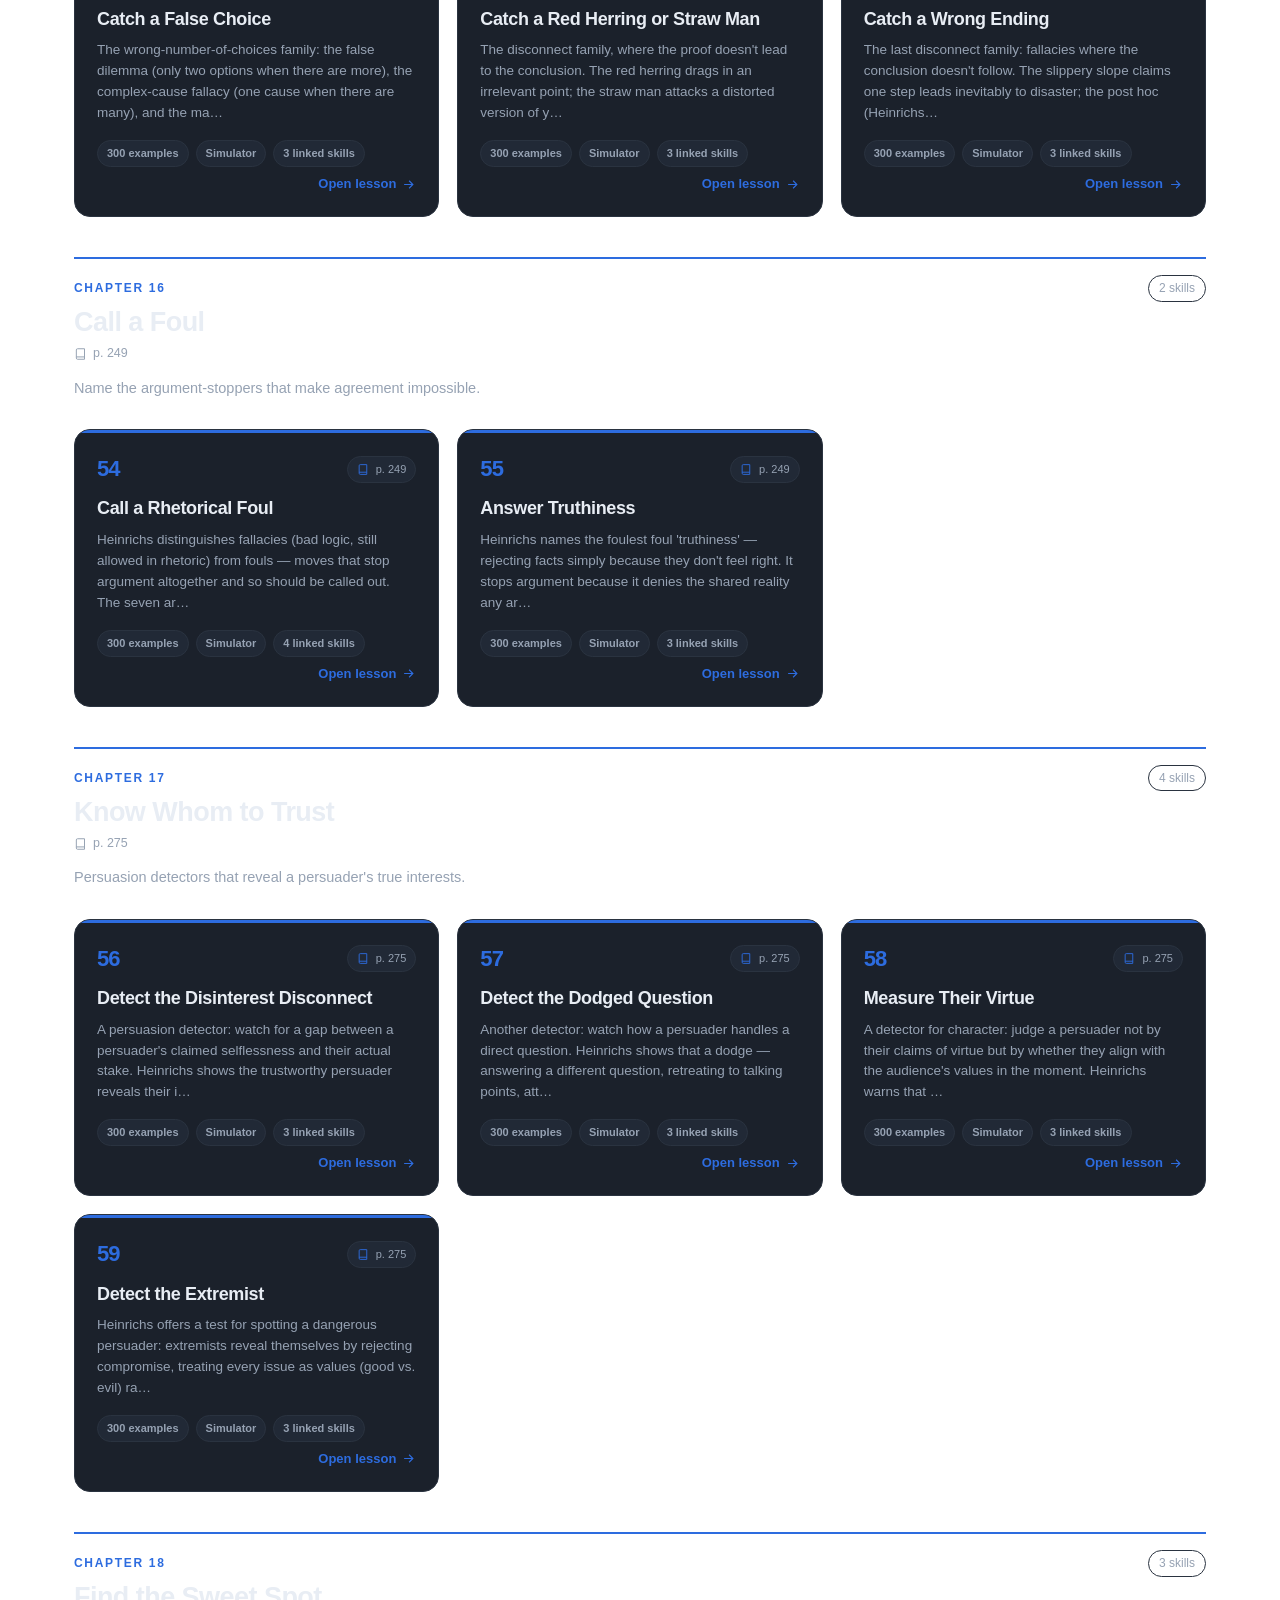
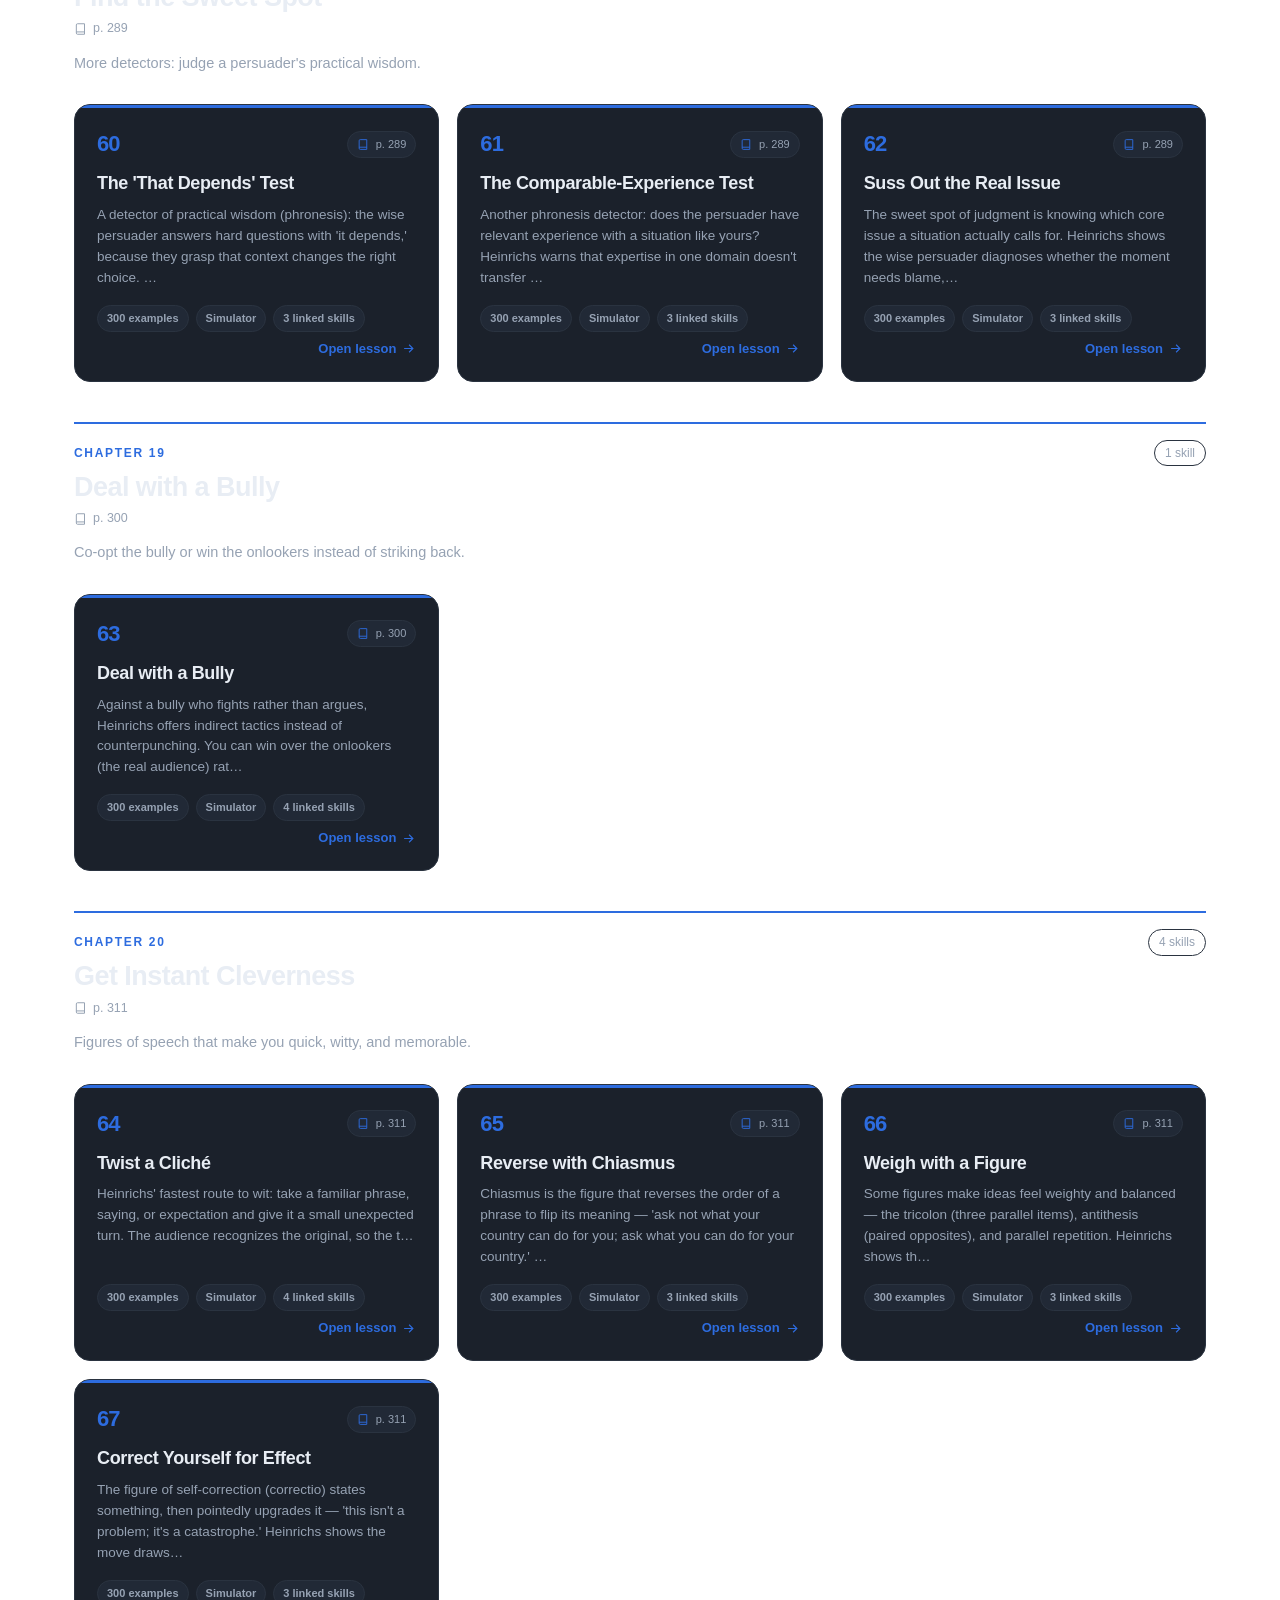
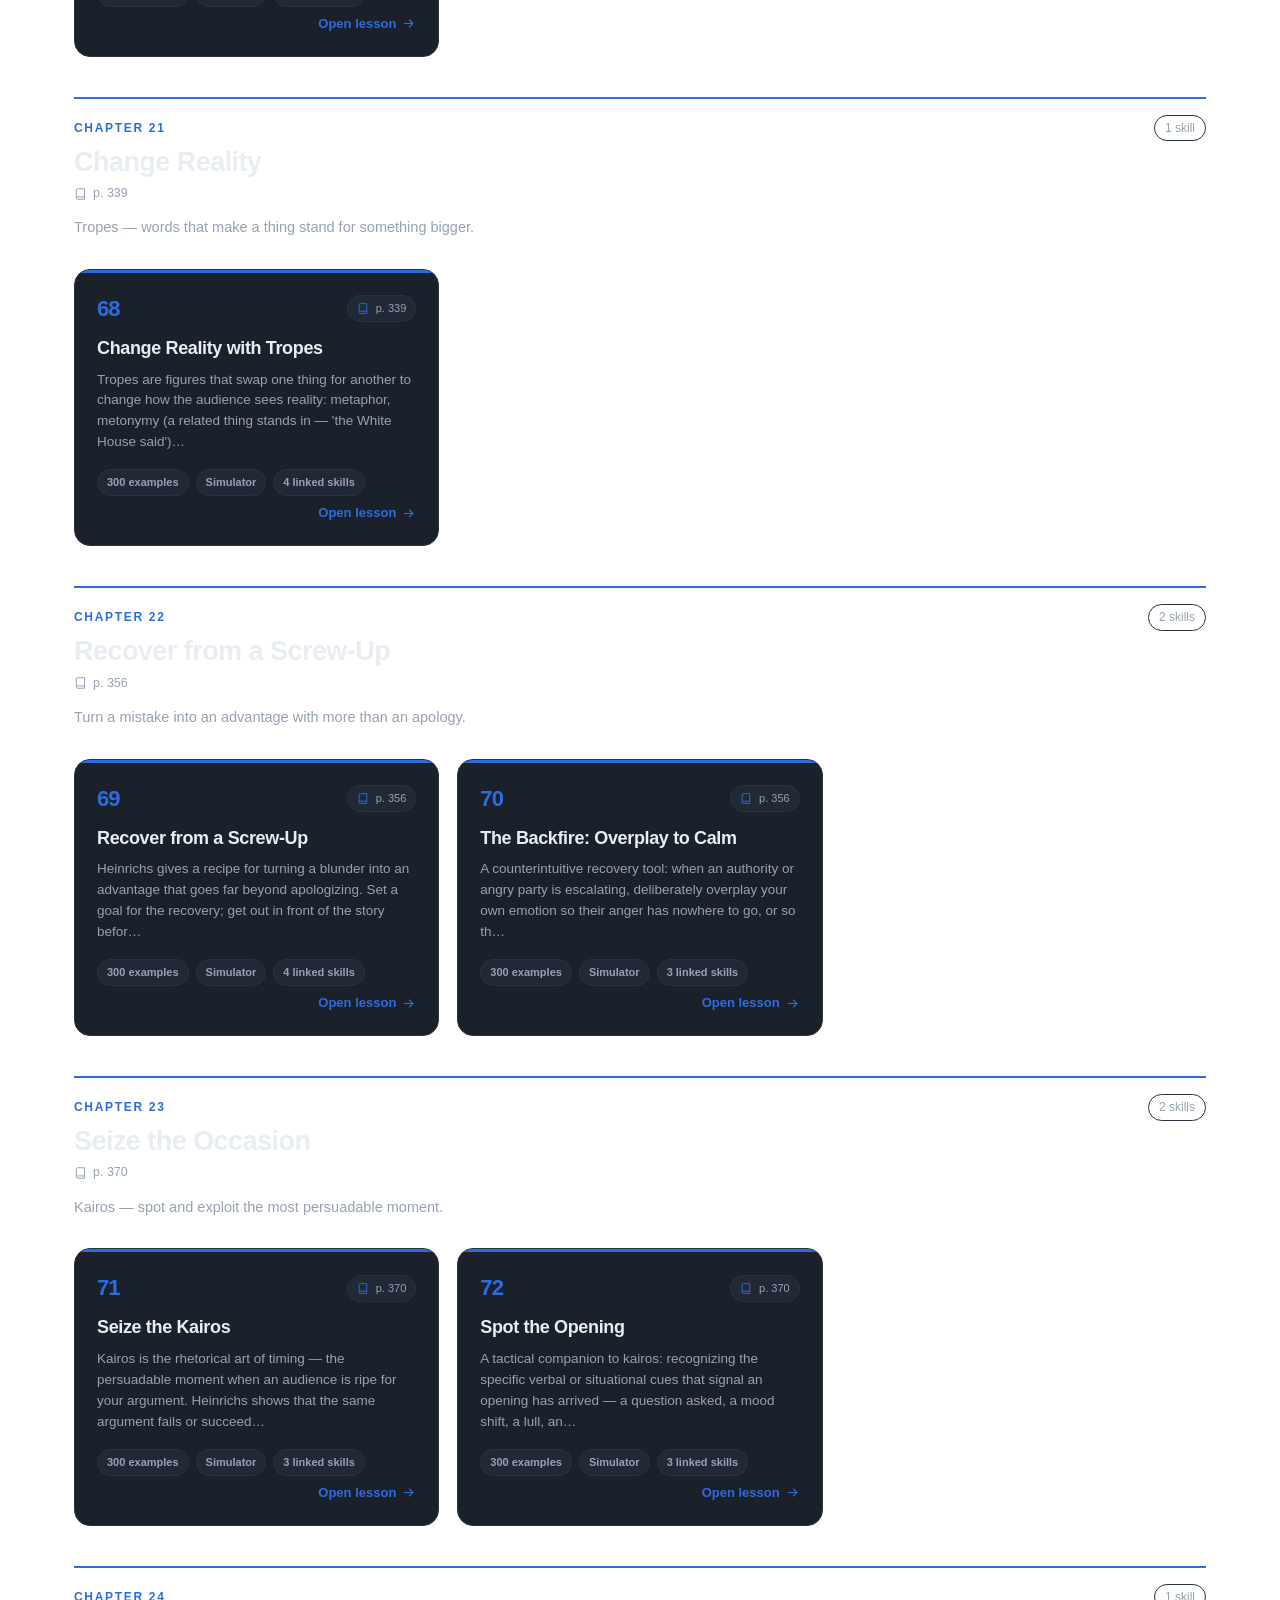
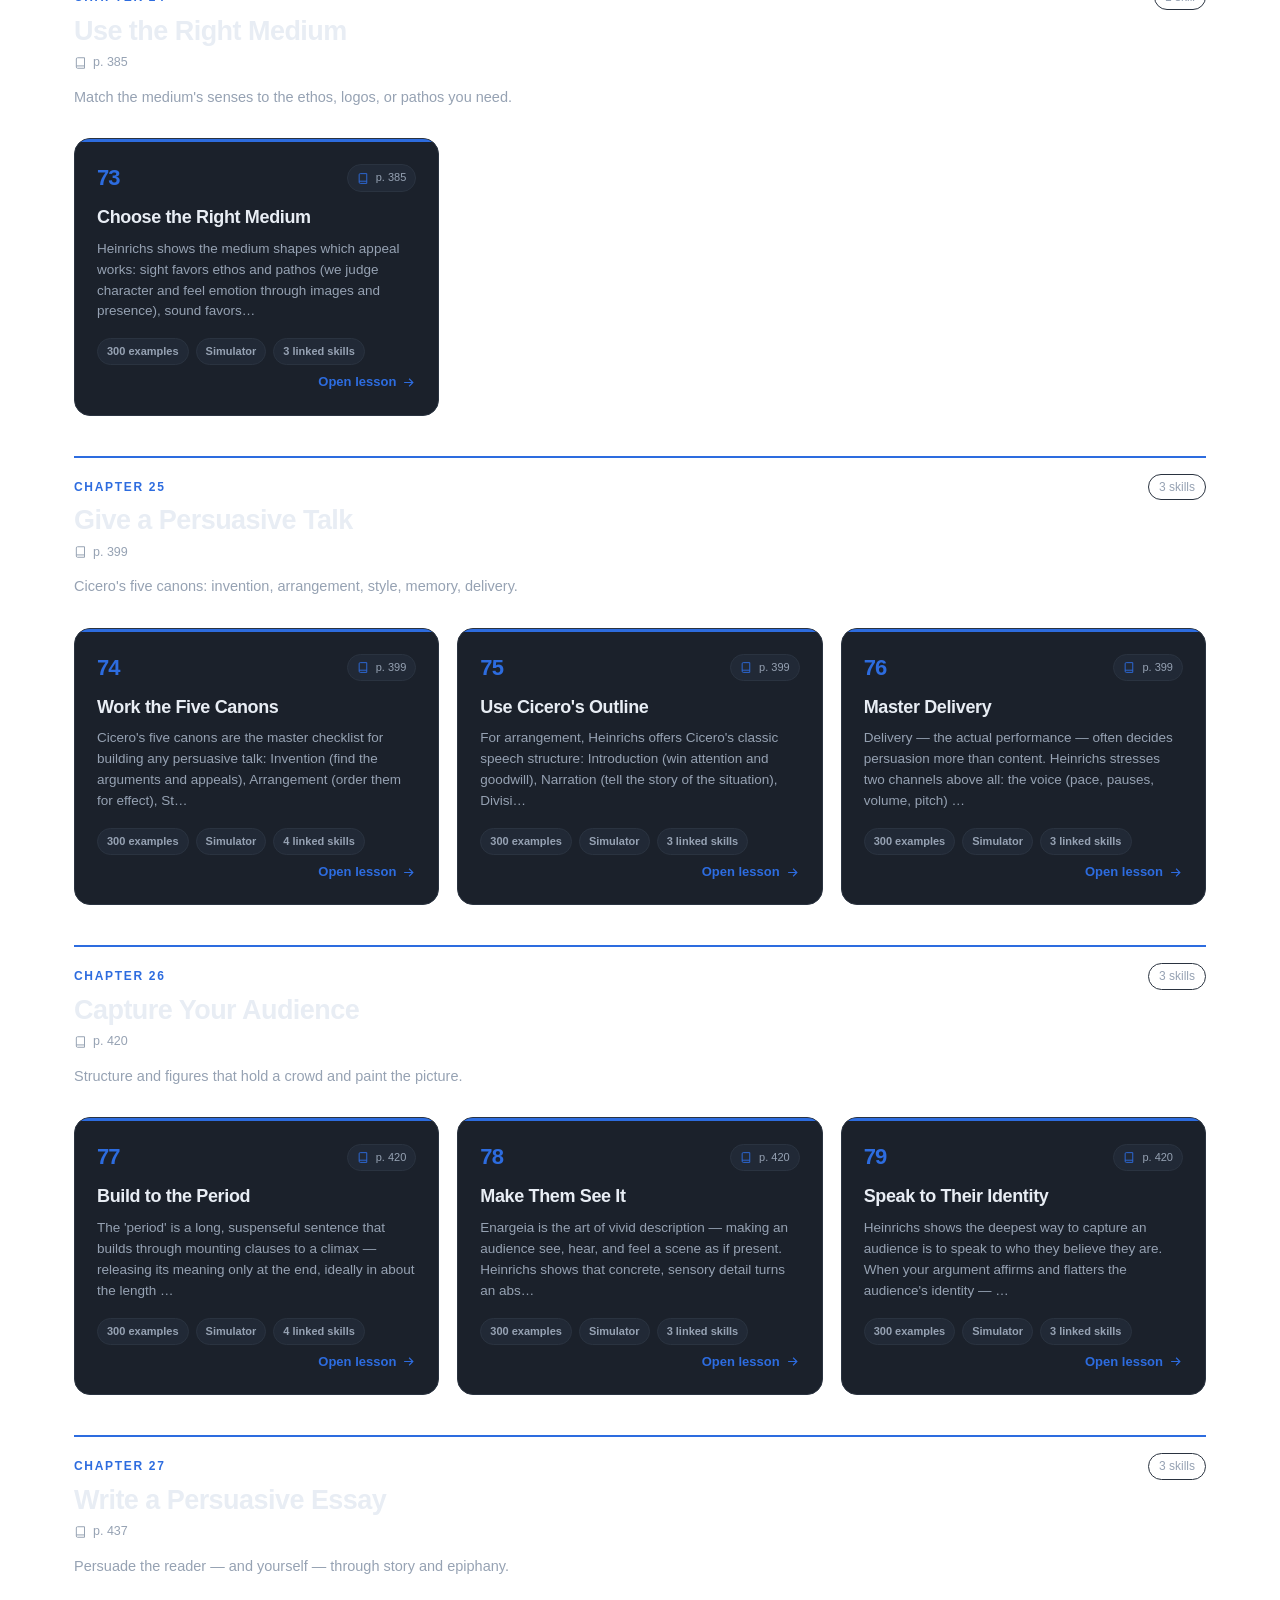
<file: modules/communication/index.html>
<!DOCTYPE html>
<html lang="en">
<head>
  <meta charset="UTF-8" />
  <meta name="viewport" content="width=device-width, initial-scale=1.0" />
  <title>Communication Module &mdash; Conversational Mastery</title>
  <link rel="stylesheet" href="../../css/styles.css" />
</head>
<body>
  <header class="site-head">
    <div class="wrap">
      <a class="brand" href="../../index.html">
        <span class="logo">
          <svg viewBox="0 0 24 24" fill="none" stroke="currentColor" stroke-width="1.8"><path d="M4 6h16M4 12h10M4 18h7"/><circle cx="18" cy="15" r="3"/></svg>
        </span>
        <span>Conversational Mastery<small>Learning Module</small></span>
      </a>
      <nav class="nav-links">
        <a href="../../index.html">Dashboard</a>
        <a href="../comedy/index.html">Comedy</a>
        <a href="../banter/index.html">Banter</a>
      </nav>
    </div>
  </header>

  <main class="wrap">
    <section class="mod-head">
      <a class="back-link" href="../../index.html"><svg viewBox="0 0 24 24" fill="none" stroke="currentColor" stroke-width="1.8"><path d="M5 12h14M13 6l6 6-6 6"/></svg>Back to dashboard</a>
      <span class="eyebrow" id="modEyebrow"></span>
      <h1 id="modTitle"></h1>
      <p class="src" id="modSrc"></p>
      <p class="mod-intro">Each concept below has its own dedicated lesson page &mdash; a full teaching breakdown, a Learn / Develop / Apply deep dive, related cross-skills, and an interactive simulator with <strong>300 expandable worked examples</strong>.</p>
    </section>

    <section class="concept-grid" id="conceptGrid"></section>
  </main>

  <footer class="site-foot">
    <div class="wrap">Conversational Mastery Platform &middot; 100% offline &middot; state saved in your browser.</div>
  </footer>

  <div id="toast"></div>

  <script>window.CM_TRACK = "communication";</script>
  <script src="../../js/content.js"></script>
  <script src="../../js/content-extra.js"></script>
  <script src="../../js/content-comm.js"></script>
  <script src="../../js/app.js"></script>
  <script src="../../js/module.js"></script>
</body>
</html>
</file>
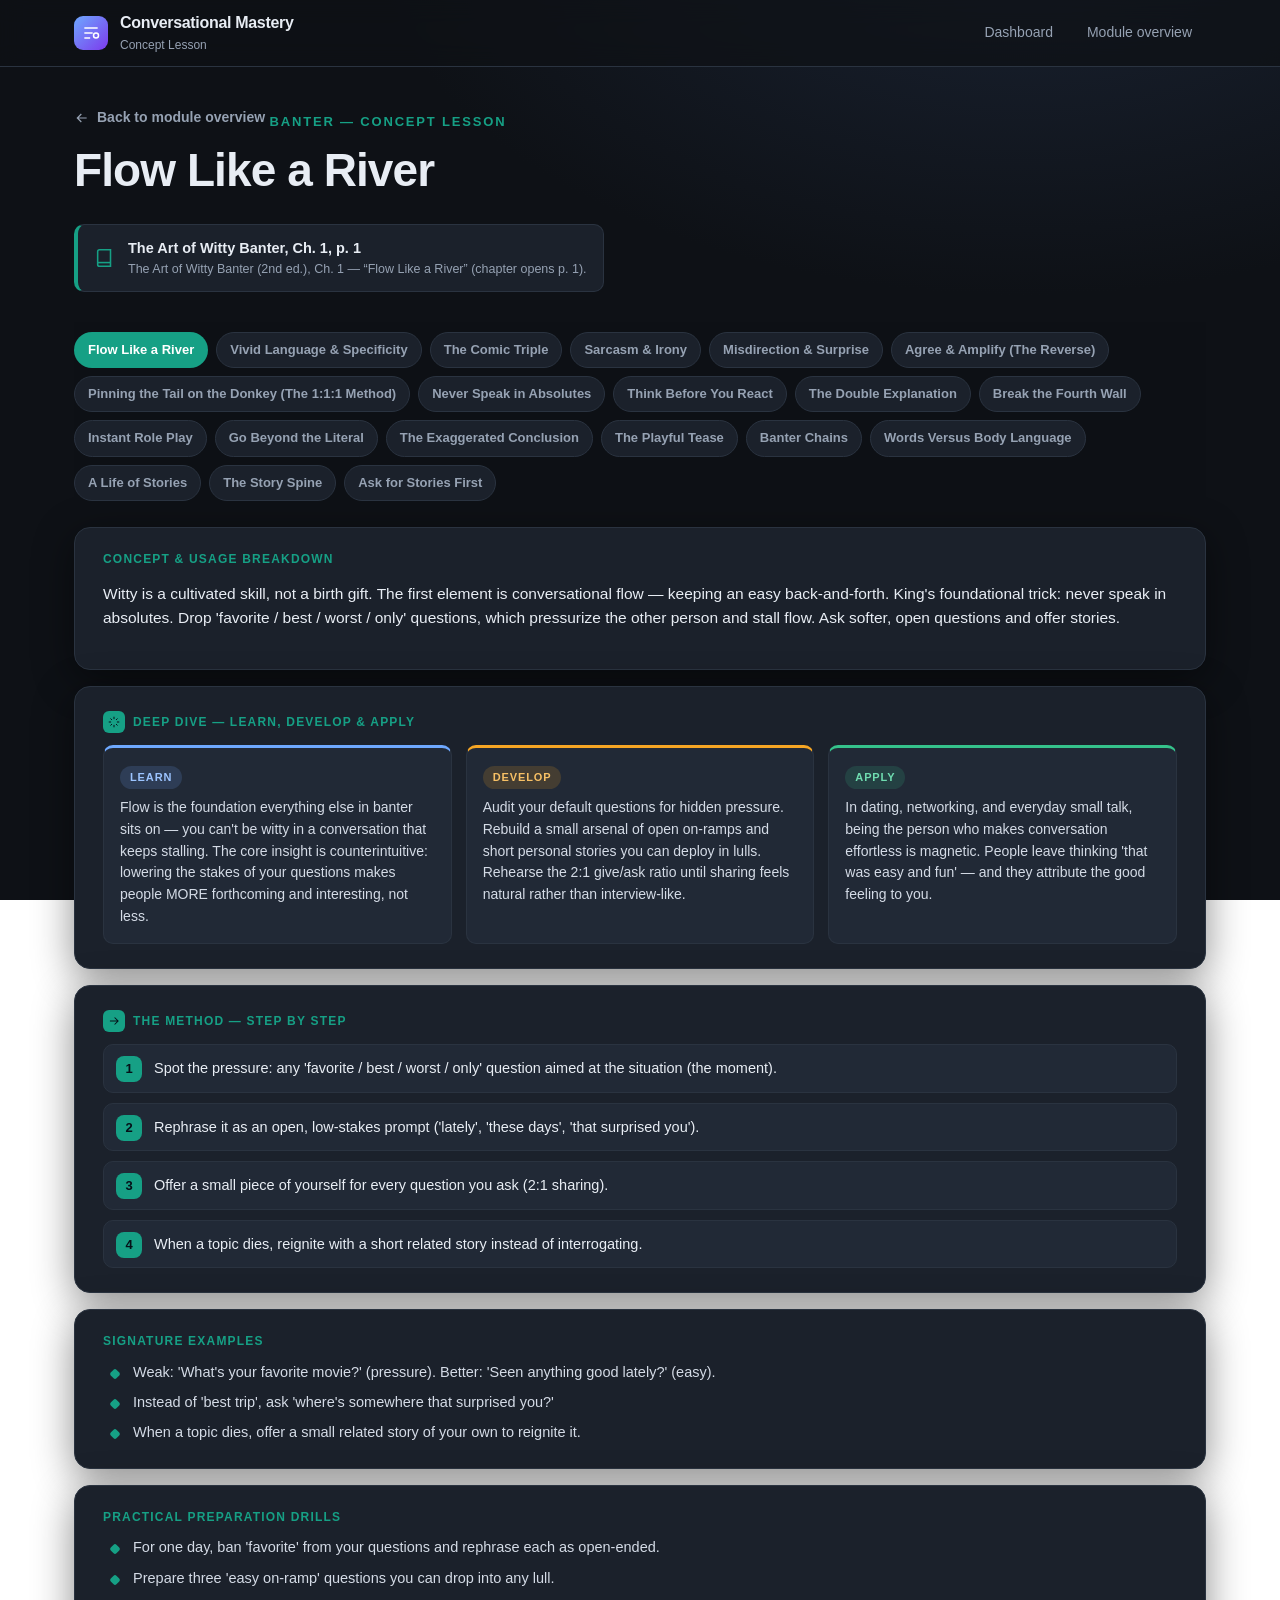
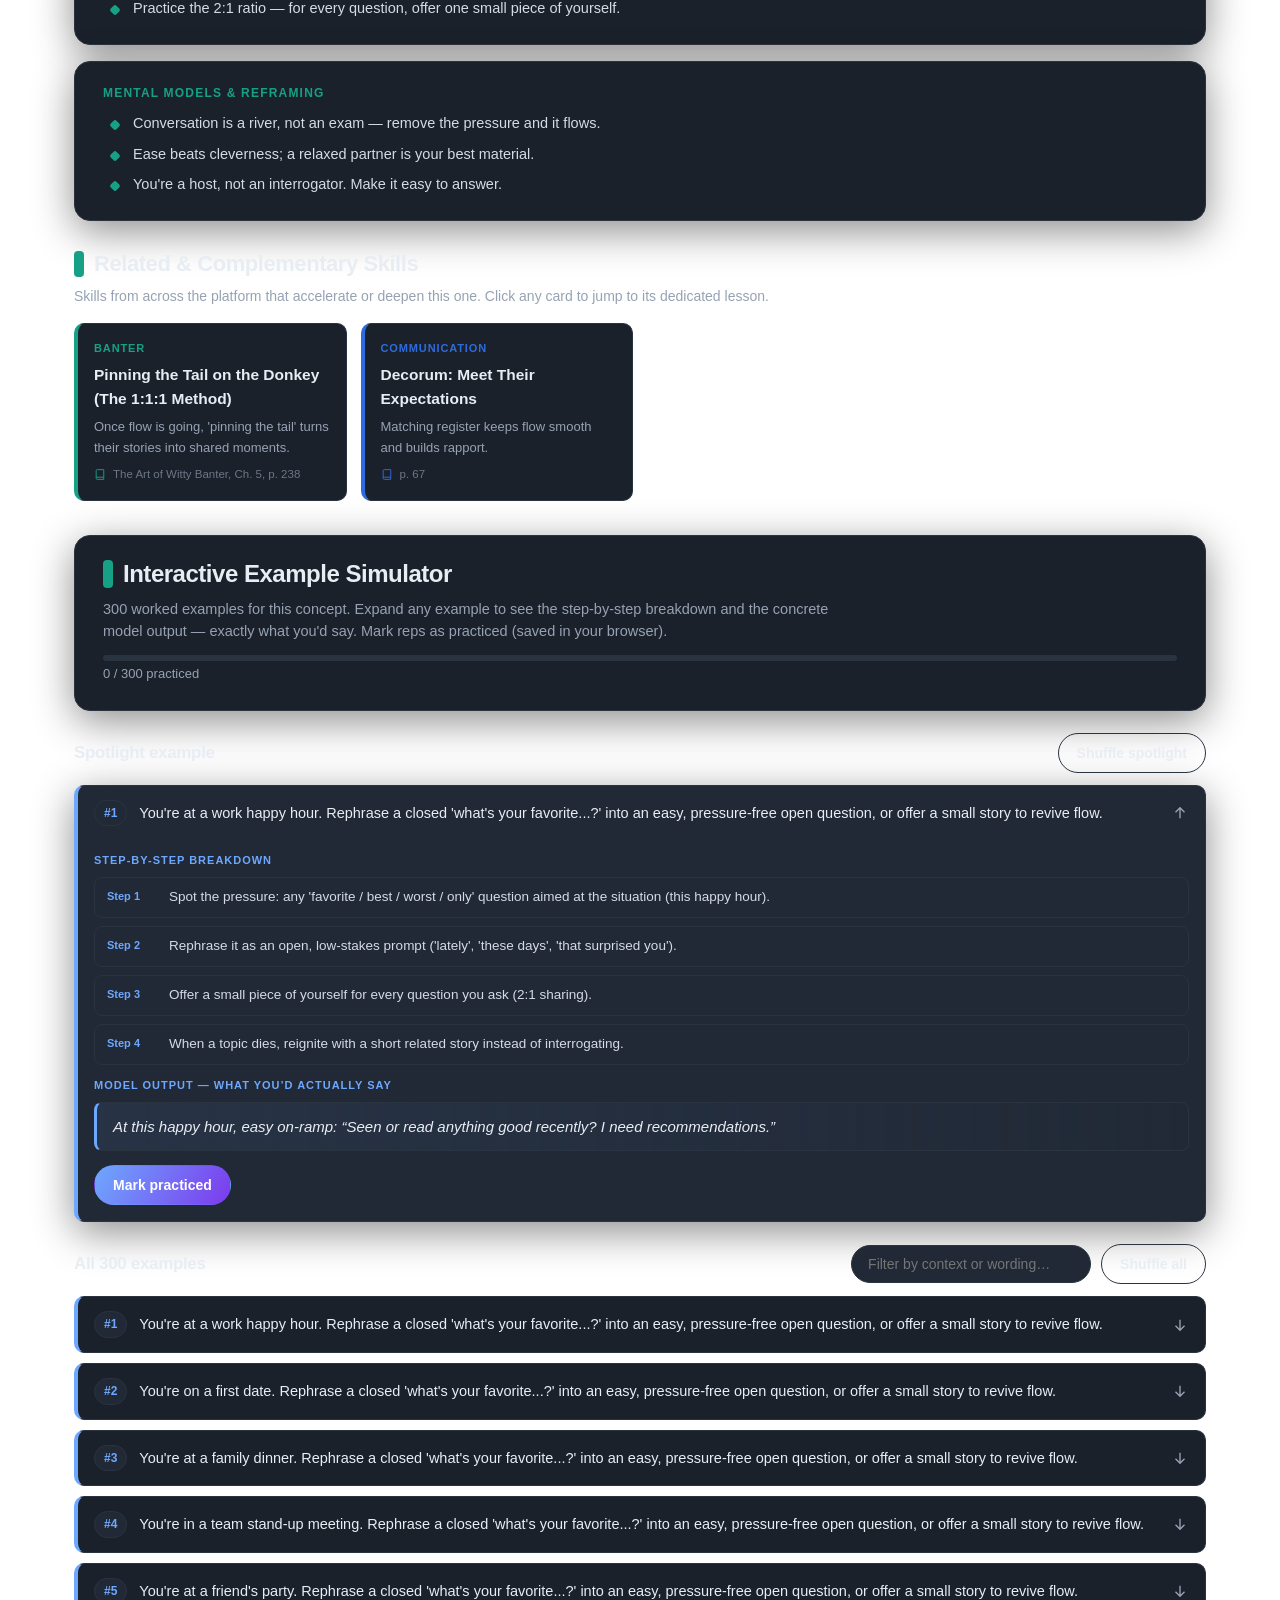
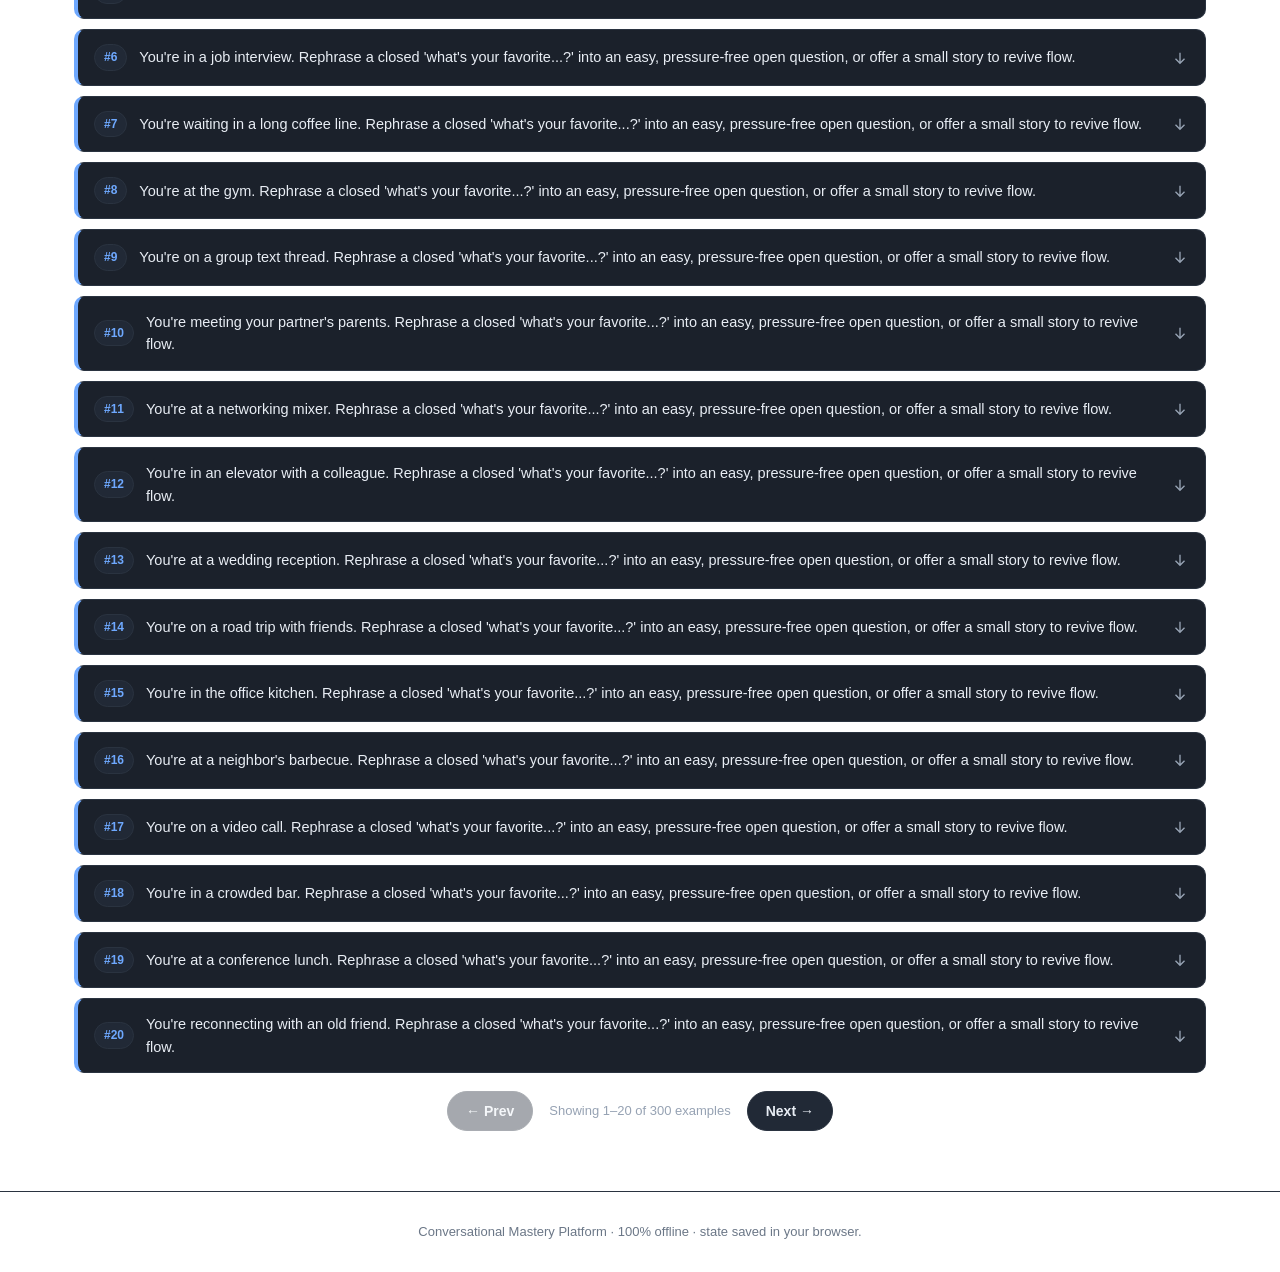
<file: modules/banter/concept.html>
<!DOCTYPE html>
<html lang="en">
<head>
  <meta charset="UTF-8" />
  <meta name="viewport" content="width=device-width, initial-scale=1.0" />
  <title>Concept &mdash; Conversational Mastery</title>
  <link rel="stylesheet" href="../../css/styles.css" />
</head>
<body>
  <header class="site-head">
    <div class="wrap">
      <a class="brand" href="../../index.html">
        <span class="logo">
          <svg viewBox="0 0 24 24" fill="none" stroke="currentColor" stroke-width="1.8"><path d="M4 6h16M4 12h10M4 18h7"/><circle cx="18" cy="15" r="3"/></svg>
        </span>
        <span>Conversational Mastery<small>Concept Lesson</small></span>
      </a>
      <nav class="nav-links">
        <a href="../../index.html">Dashboard</a>
        <a href="index.html">Module overview</a>
      </nav>
    </div>
  </header>

  <main class="wrap" id="conceptRoot">
    <section class="concept-head">
      <a class="back-link" href="index.html"><svg viewBox="0 0 24 24" fill="none" stroke="currentColor" stroke-width="1.8"><path d="M5 12h14M13 6l6 6-6 6"/></svg>Back to module overview</a>
      <span class="eyebrow" id="cEyebrow"></span>
      <h1 id="cTitle"></h1>
      <a class="c-cite-badge" id="cCite"></a>
    </section>

    <nav class="concept-nav" id="cSiblingNav"></nav>

    <section class="c-lesson" id="cLesson"></section>

    <section class="c-related" id="cRelated">
      <h2>Related &amp; Complementary Skills</h2>
      <p class="c-related-sub">Skills from across the platform that accelerate or deepen this one. Click any card to jump to its dedicated lesson.</p>
      <div class="rel-grid"></div>
    </section>

    <section class="sim-section" id="simulator">
      <div class="sim-head">
        <h2>Interactive Example Simulator</h2>
        <p>300 worked examples for this concept. Expand any example to see the step-by-step breakdown and the concrete model output &mdash; exactly what you'd say. Mark reps as practiced (saved in your browser).</p>
        <div class="sim-count-bar"><span id="simBar"></span></div>
        <span class="sim-progress" id="simProgress"></span>
      </div>

      <div class="sim-featured-wrap">
        <div class="sim-featured-head">
          <h3>Spotlight example</h3>
          <button class="btn btn-ghost" id="simRandom">Shuffle spotlight</button>
        </div>
        <div id="simFeatured"></div>
      </div>

      <div class="sim-list-head" id="simListTop">
        <h3>All 300 examples</h3>
        <div class="sim-list-controls">
          <input type="search" id="simSearch" placeholder="Filter by context or wording&hellip;" />
          <button class="btn btn-ghost" id="simShuffleAll">Shuffle all</button>
        </div>
      </div>
      <div id="simList" class="sim-list"></div>
      <div class="sim-pager">
        <button class="btn" id="simPrevPage">&larr; Prev</button>
        <span class="sim-page-info" id="simPageInfo"></span>
        <button class="btn" id="simNextPage">Next &rarr;</button>
      </div>
    </section>
  </main>

  <footer class="site-foot">
    <div class="wrap">Conversational Mastery Platform &middot; 100% offline &middot; state saved in your browser.</div>
  </footer>

  <div id="toast"></div>

  <script>window.CM_TRACK = "banter";</script>
  <script src="../../js/content.js"></script>
  <script src="../../js/content-extra.js"></script>
  <script src="../../js/content-comm.js"></script>
  <script src="../../js/examples.js"></script>
  <script src="../../js/app.js"></script>
  <script src="../../js/concept.js"></script>
</body>
</html>
</file>
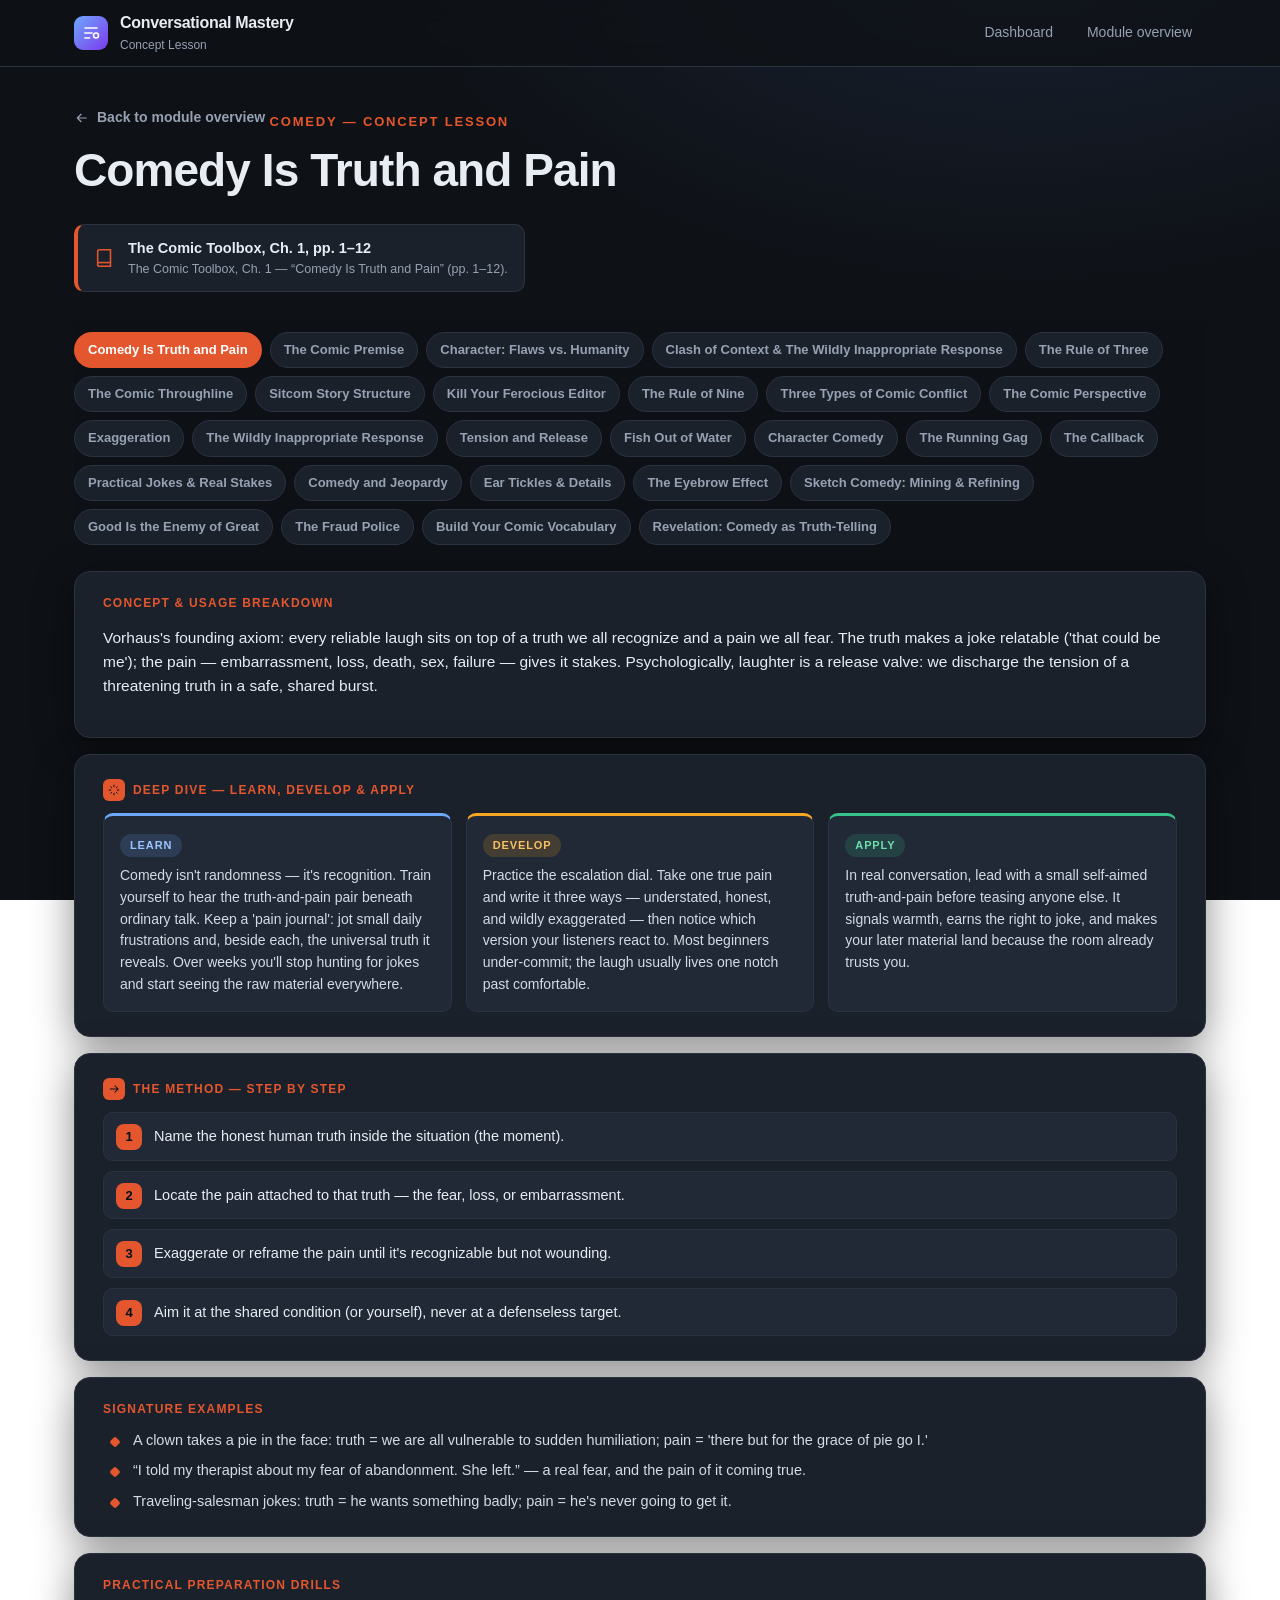
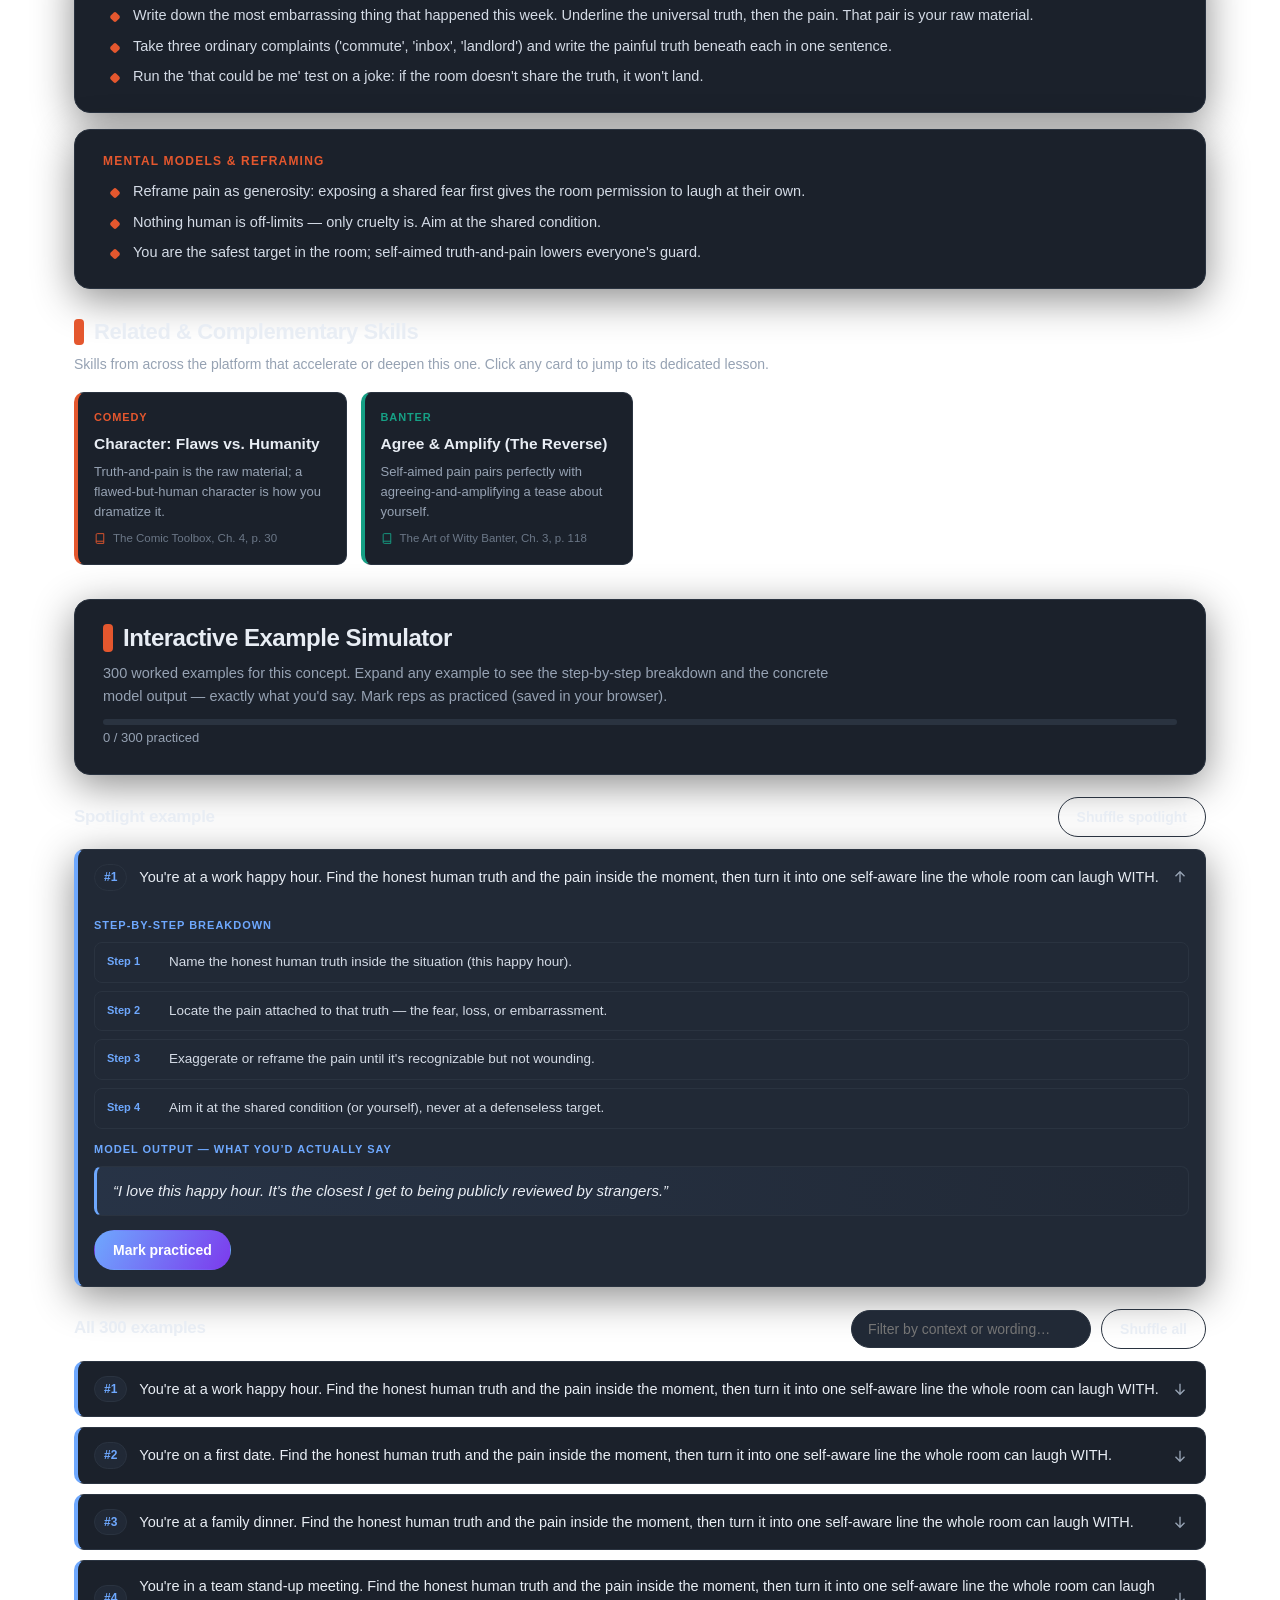
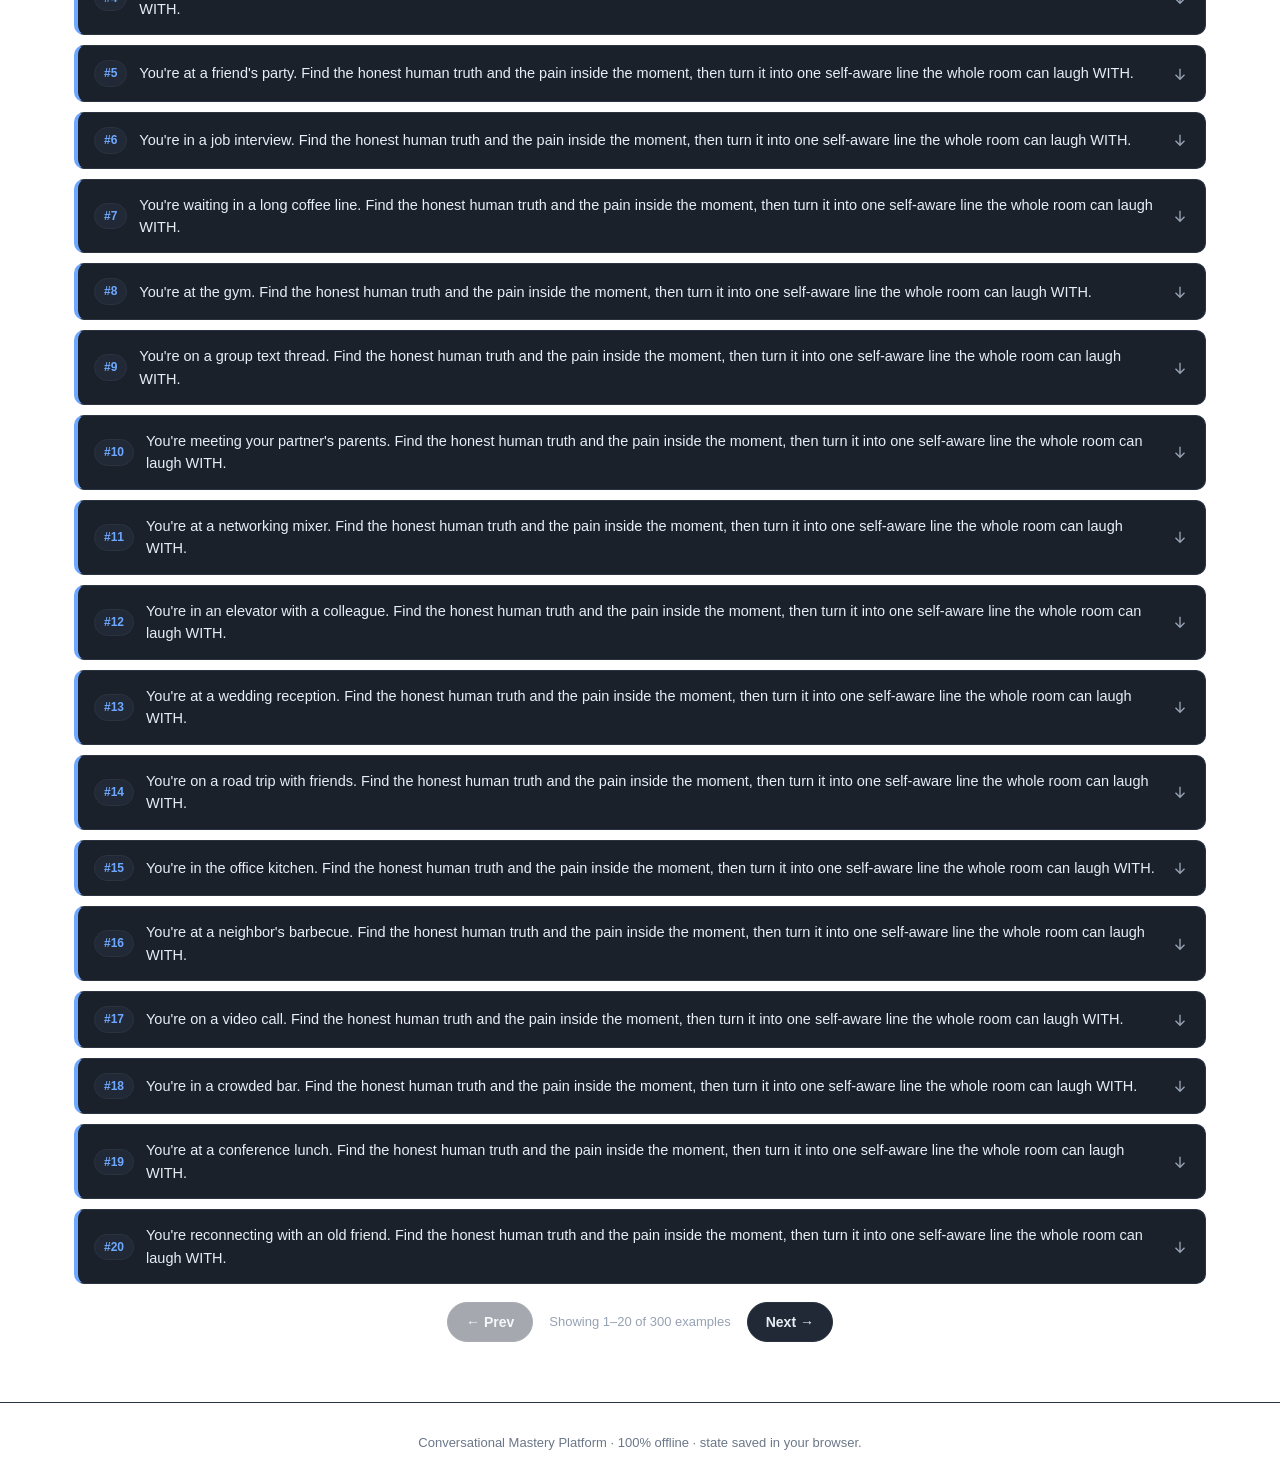
<file: modules/comedy/concept.html>
<!DOCTYPE html>
<html lang="en">
<head>
  <meta charset="UTF-8" />
  <meta name="viewport" content="width=device-width, initial-scale=1.0" />
  <title>Concept &mdash; Conversational Mastery</title>
  <link rel="stylesheet" href="../../css/styles.css" />
</head>
<body>
  <header class="site-head">
    <div class="wrap">
      <a class="brand" href="../../index.html">
        <span class="logo">
          <svg viewBox="0 0 24 24" fill="none" stroke="currentColor" stroke-width="1.8"><path d="M4 6h16M4 12h10M4 18h7"/><circle cx="18" cy="15" r="3"/></svg>
        </span>
        <span>Conversational Mastery<small>Concept Lesson</small></span>
      </a>
      <nav class="nav-links">
        <a href="../../index.html">Dashboard</a>
        <a href="index.html">Module overview</a>
      </nav>
    </div>
  </header>

  <main class="wrap" id="conceptRoot">
    <section class="concept-head">
      <a class="back-link" href="index.html"><svg viewBox="0 0 24 24" fill="none" stroke="currentColor" stroke-width="1.8"><path d="M5 12h14M13 6l6 6-6 6"/></svg>Back to module overview</a>
      <span class="eyebrow" id="cEyebrow"></span>
      <h1 id="cTitle"></h1>
      <a class="c-cite-badge" id="cCite"></a>
    </section>

    <nav class="concept-nav" id="cSiblingNav"></nav>

    <section class="c-lesson" id="cLesson"></section>

    <section class="c-related" id="cRelated">
      <h2>Related &amp; Complementary Skills</h2>
      <p class="c-related-sub">Skills from across the platform that accelerate or deepen this one. Click any card to jump to its dedicated lesson.</p>
      <div class="rel-grid"></div>
    </section>

    <section class="sim-section" id="simulator">
      <div class="sim-head">
        <h2>Interactive Example Simulator</h2>
        <p>300 worked examples for this concept. Expand any example to see the step-by-step breakdown and the concrete model output &mdash; exactly what you'd say. Mark reps as practiced (saved in your browser).</p>
        <div class="sim-count-bar"><span id="simBar"></span></div>
        <span class="sim-progress" id="simProgress"></span>
      </div>

      <div class="sim-featured-wrap">
        <div class="sim-featured-head">
          <h3>Spotlight example</h3>
          <button class="btn btn-ghost" id="simRandom">Shuffle spotlight</button>
        </div>
        <div id="simFeatured"></div>
      </div>

      <div class="sim-list-head" id="simListTop">
        <h3>All 300 examples</h3>
        <div class="sim-list-controls">
          <input type="search" id="simSearch" placeholder="Filter by context or wording&hellip;" />
          <button class="btn btn-ghost" id="simShuffleAll">Shuffle all</button>
        </div>
      </div>
      <div id="simList" class="sim-list"></div>
      <div class="sim-pager">
        <button class="btn" id="simPrevPage">&larr; Prev</button>
        <span class="sim-page-info" id="simPageInfo"></span>
        <button class="btn" id="simNextPage">Next &rarr;</button>
      </div>
    </section>
  </main>

  <footer class="site-foot">
    <div class="wrap">Conversational Mastery Platform &middot; 100% offline &middot; state saved in your browser.</div>
  </footer>

  <div id="toast"></div>

  <script>window.CM_TRACK = "comedy";</script>
  <script src="../../js/content.js"></script>
  <script src="../../js/content-extra.js"></script>
  <script src="../../js/content-comm.js"></script>
  <script src="../../js/examples.js"></script>
  <script src="../../js/app.js"></script>
  <script src="../../js/concept.js"></script>
</body>
</html>
</file>
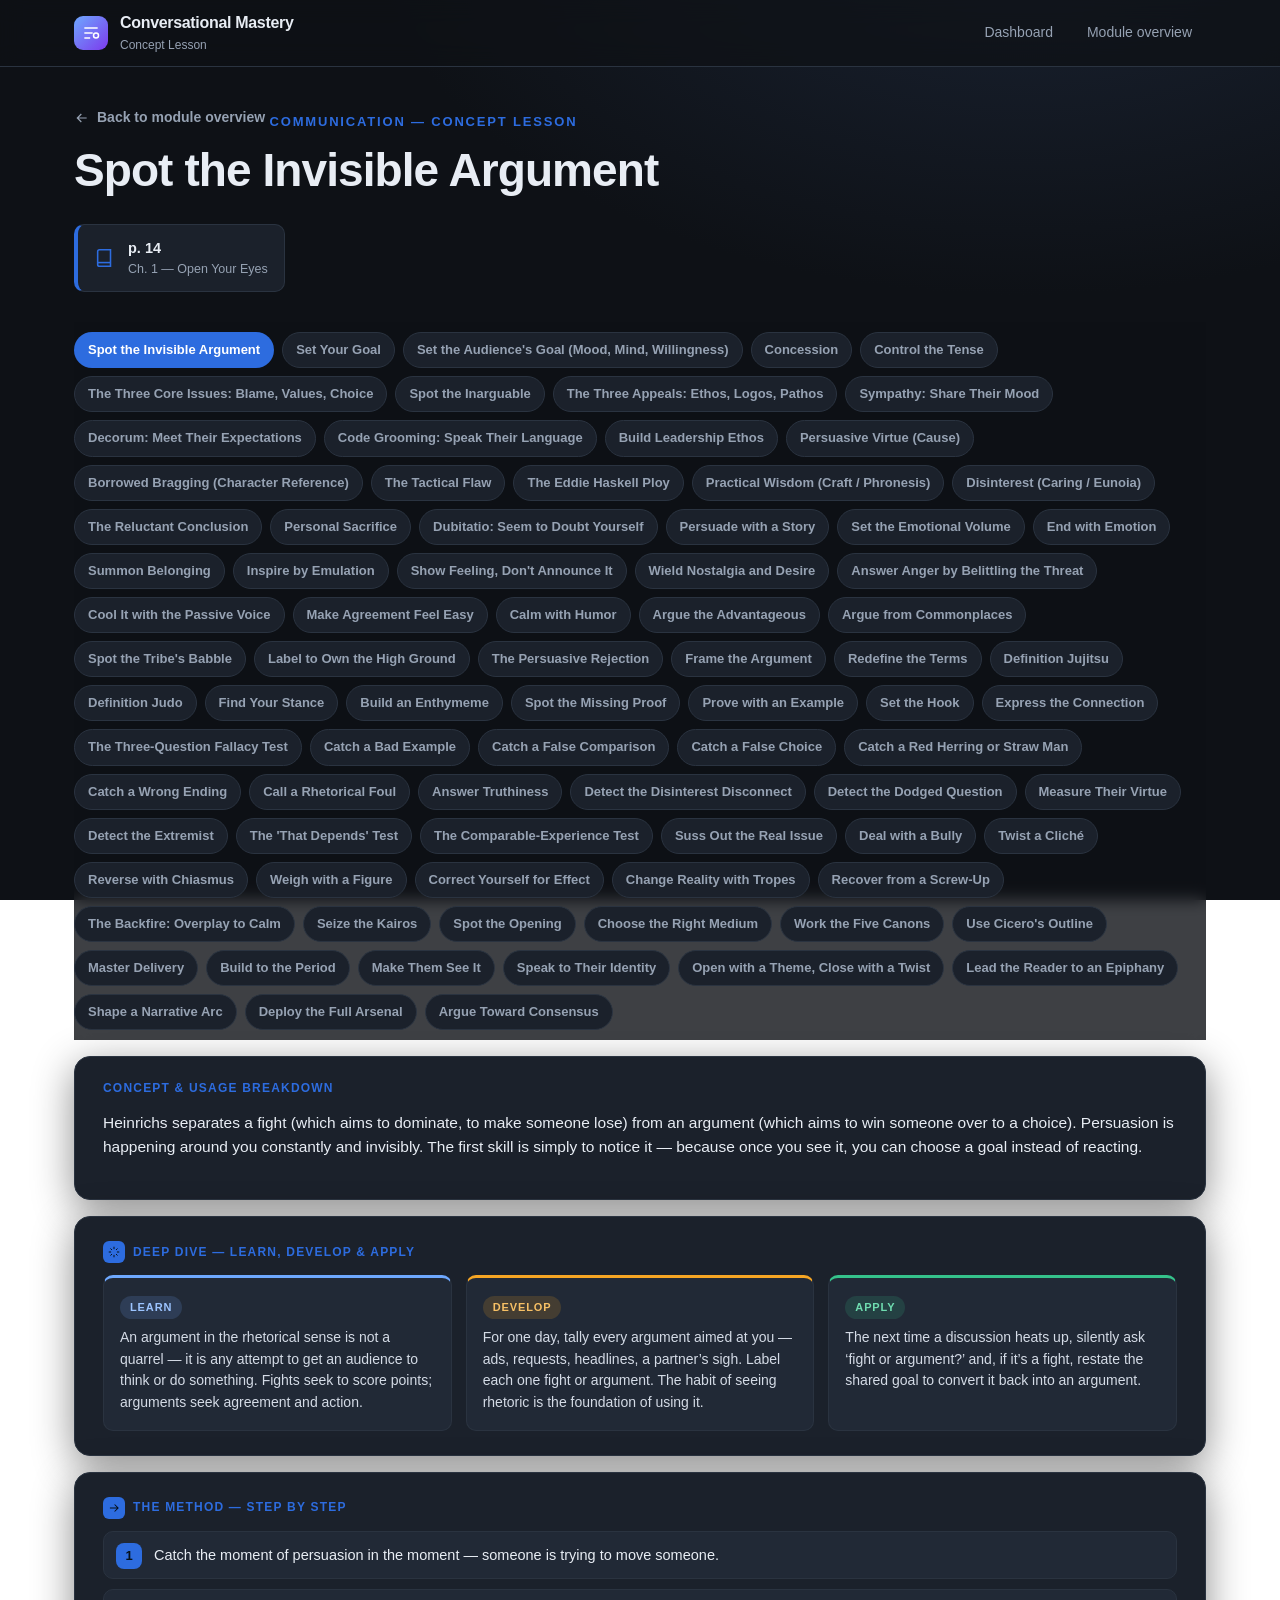
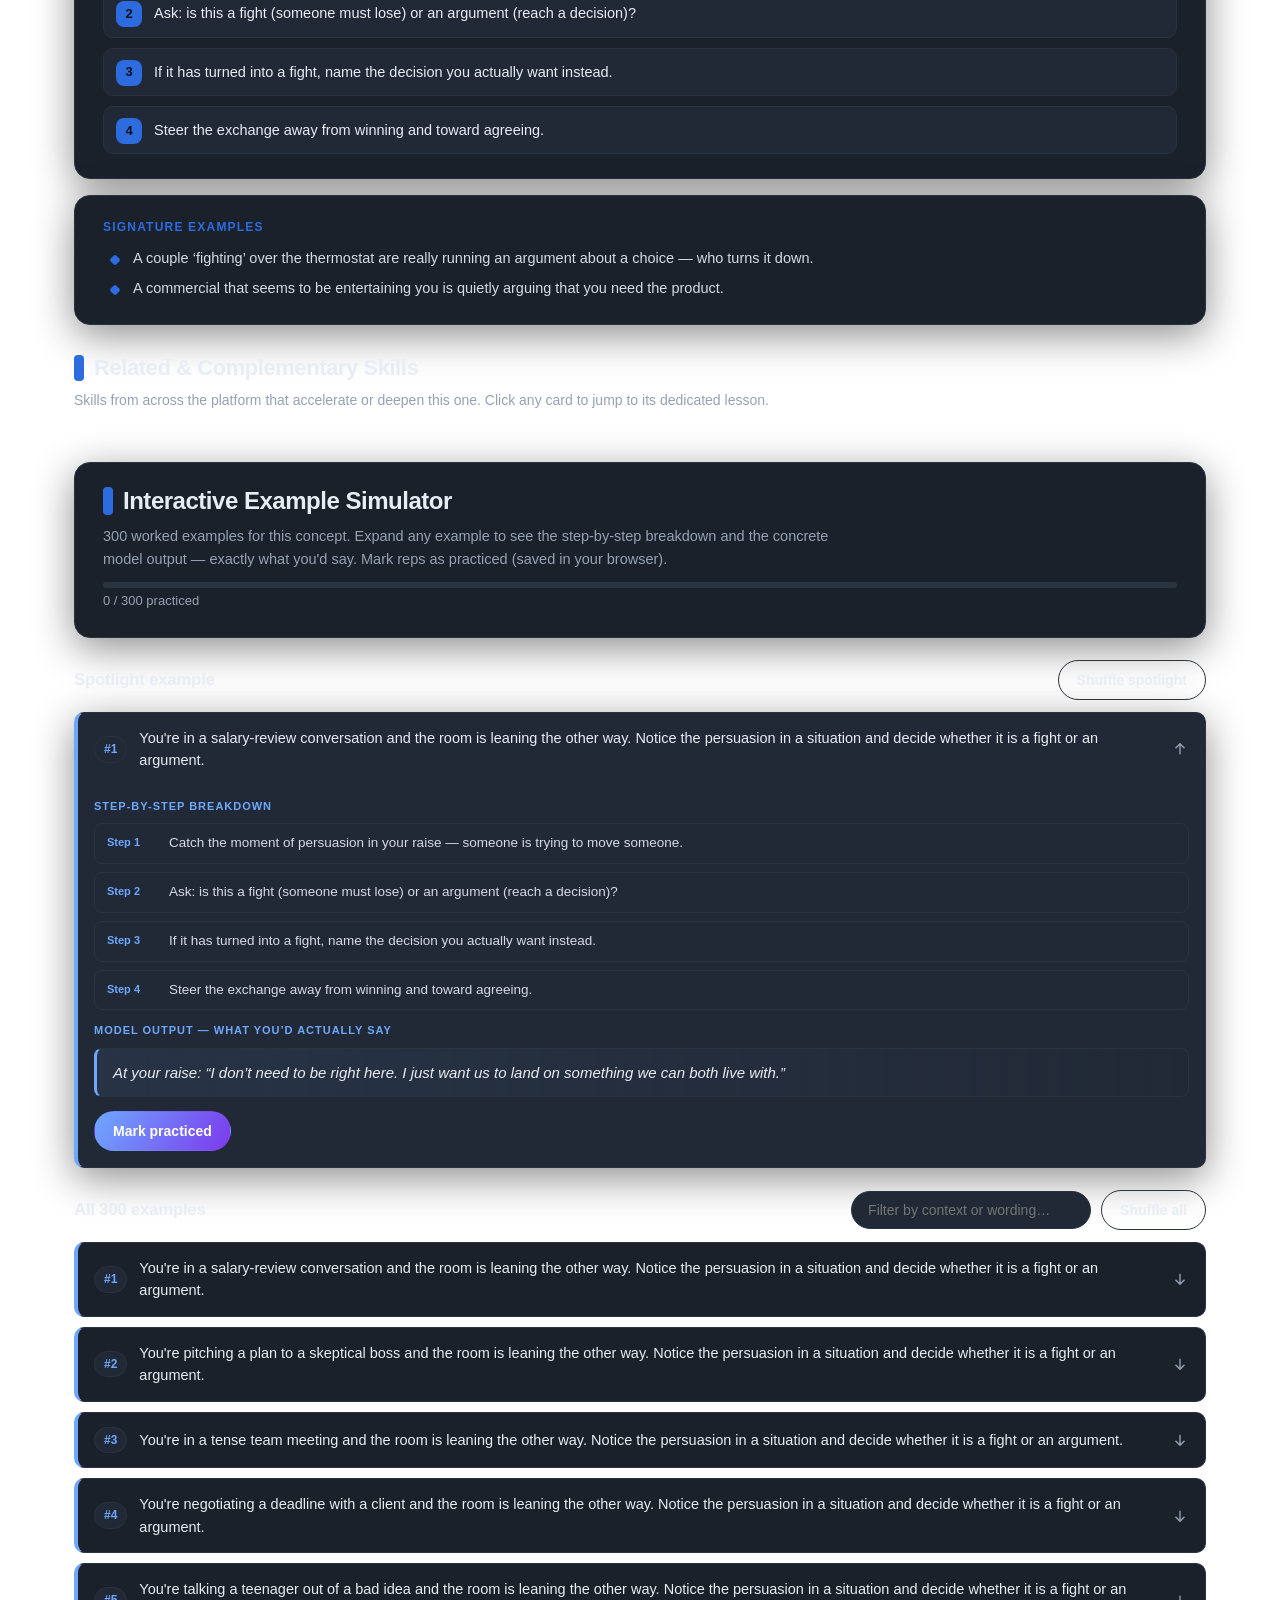
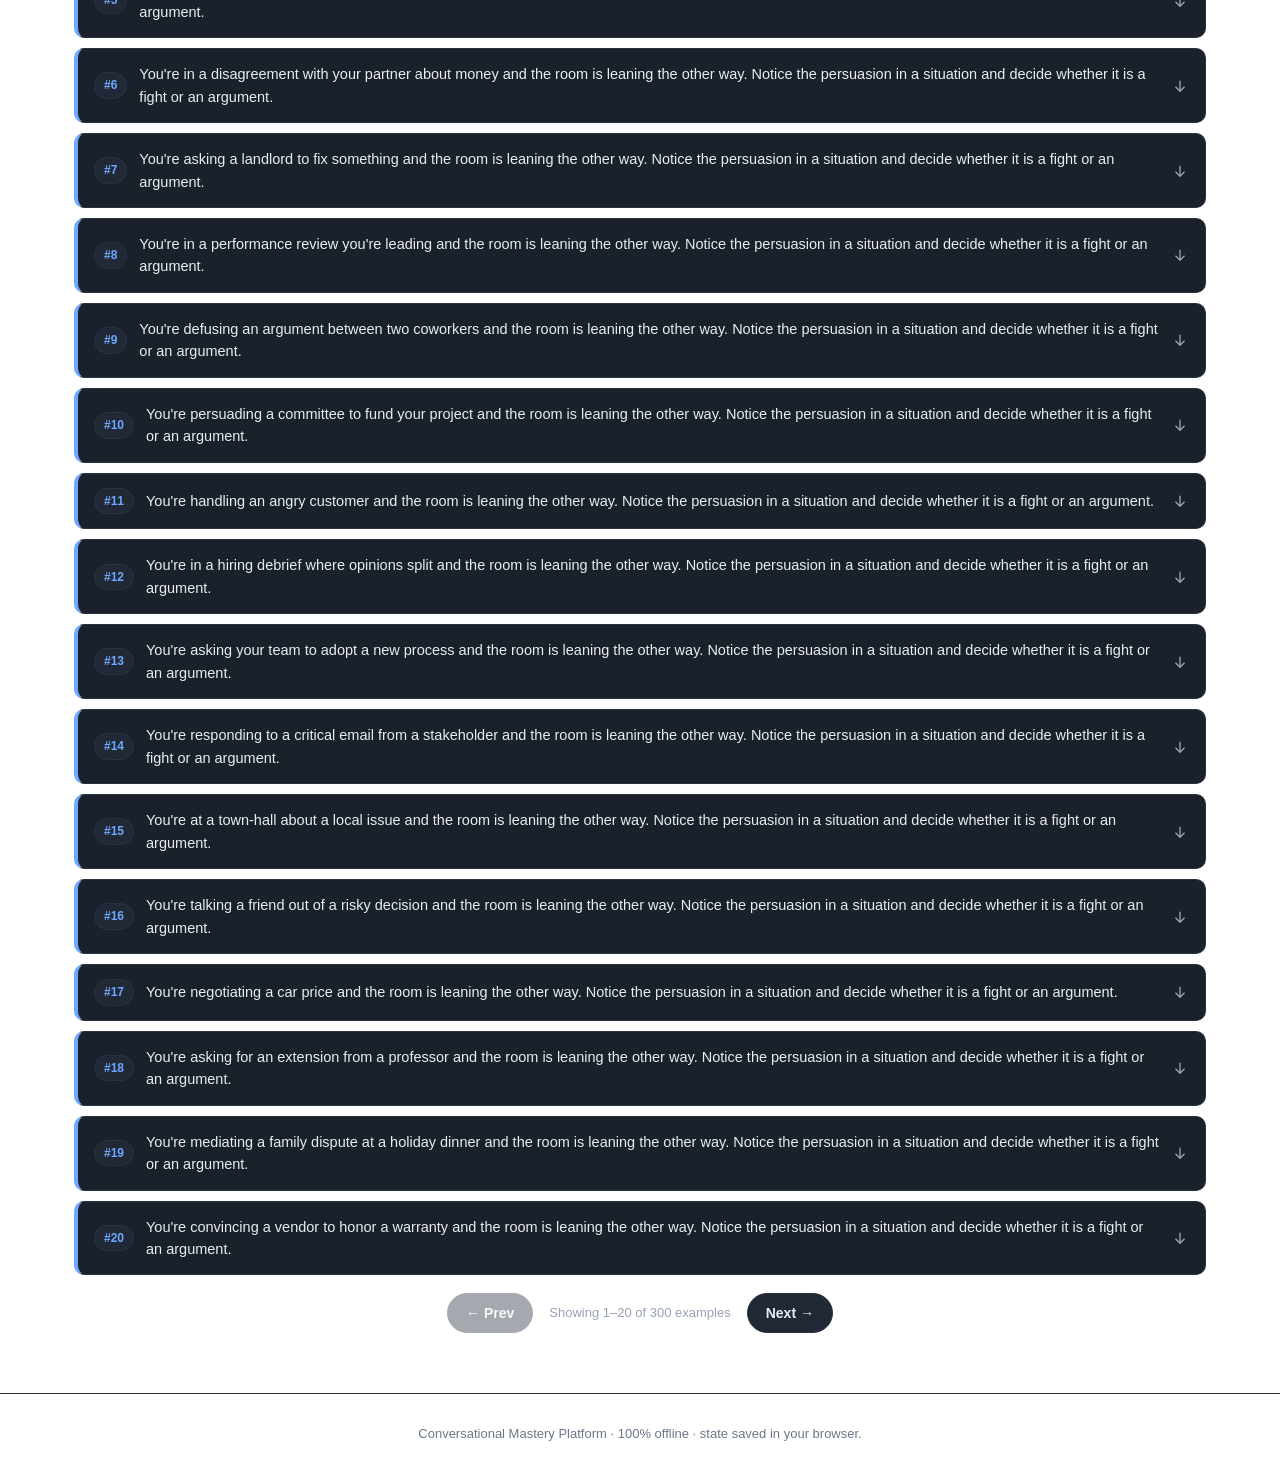
<file: modules/communication/concept.html>
<!DOCTYPE html>
<html lang="en">
<head>
  <meta charset="UTF-8" />
  <meta name="viewport" content="width=device-width, initial-scale=1.0" />
  <title>Concept &mdash; Conversational Mastery</title>
  <link rel="stylesheet" href="../../css/styles.css" />
</head>
<body>
  <header class="site-head">
    <div class="wrap">
      <a class="brand" href="../../index.html">
        <span class="logo">
          <svg viewBox="0 0 24 24" fill="none" stroke="currentColor" stroke-width="1.8"><path d="M4 6h16M4 12h10M4 18h7"/><circle cx="18" cy="15" r="3"/></svg>
        </span>
        <span>Conversational Mastery<small>Concept Lesson</small></span>
      </a>
      <nav class="nav-links">
        <a href="../../index.html">Dashboard</a>
        <a href="index.html">Module overview</a>
      </nav>
    </div>
  </header>

  <main class="wrap" id="conceptRoot">
    <section class="concept-head">
      <a class="back-link" href="index.html"><svg viewBox="0 0 24 24" fill="none" stroke="currentColor" stroke-width="1.8"><path d="M5 12h14M13 6l6 6-6 6"/></svg>Back to module overview</a>
      <span class="eyebrow" id="cEyebrow"></span>
      <h1 id="cTitle"></h1>
      <a class="c-cite-badge" id="cCite"></a>
    </section>

    <nav class="concept-nav" id="cSiblingNav"></nav>

    <section class="c-lesson" id="cLesson"></section>

    <section class="c-related" id="cRelated">
      <h2>Related &amp; Complementary Skills</h2>
      <p class="c-related-sub">Skills from across the platform that accelerate or deepen this one. Click any card to jump to its dedicated lesson.</p>
      <div class="rel-grid"></div>
    </section>

    <section class="sim-section" id="simulator">
      <div class="sim-head">
        <h2>Interactive Example Simulator</h2>
        <p>300 worked examples for this concept. Expand any example to see the step-by-step breakdown and the concrete model output &mdash; exactly what you'd say. Mark reps as practiced (saved in your browser).</p>
        <div class="sim-count-bar"><span id="simBar"></span></div>
        <span class="sim-progress" id="simProgress"></span>
      </div>

      <div class="sim-featured-wrap">
        <div class="sim-featured-head">
          <h3>Spotlight example</h3>
          <button class="btn btn-ghost" id="simRandom">Shuffle spotlight</button>
        </div>
        <div id="simFeatured"></div>
      </div>

      <div class="sim-list-head" id="simListTop">
        <h3>All 300 examples</h3>
        <div class="sim-list-controls">
          <input type="search" id="simSearch" placeholder="Filter by context or wording&hellip;" />
          <button class="btn btn-ghost" id="simShuffleAll">Shuffle all</button>
        </div>
      </div>
      <div id="simList" class="sim-list"></div>
      <div class="sim-pager">
        <button class="btn" id="simPrevPage">&larr; Prev</button>
        <span class="sim-page-info" id="simPageInfo"></span>
        <button class="btn" id="simNextPage">Next &rarr;</button>
      </div>
    </section>
  </main>

  <footer class="site-foot">
    <div class="wrap">Conversational Mastery Platform &middot; 100% offline &middot; state saved in your browser.</div>
  </footer>

  <div id="toast"></div>

  <script>window.CM_TRACK = "communication";</script>
  <script src="../../js/content.js"></script>
  <script src="../../js/content-extra.js"></script>
  <script src="../../js/content-comm.js"></script>
  <script src="../../js/examples.js"></script>
  <script src="../../js/app.js"></script>
  <script src="../../js/concept.js"></script>
</body>
</html>
</file>
<file: css/styles.css>
/* =============================================================================
 * styles.css  —  Centralized component architecture.
 * Sleek minimalist system: geometric grid, system fonts, smooth transitions.
 * No external fonts, no frameworks.
 * ========================================================================== */

:root {
  --bg: #0e1116;
  --bg-soft: #151a22;
  --panel: #1b212b;
  --panel-2: #212936;
  --line: #2a3340;
  --text: #e8edf4;
  --muted: #96a2b3;
  --muted-2: #6b7787;
  --brand: #6ea8fe;
  --brand-2: #7c3aed;
  --good: #35c28b;
  --shadow: 0 10px 40px rgba(0,0,0,.45);
  --radius: 16px;
  --radius-sm: 10px;
  --sans: -apple-system, BlinkMacSystemFont, "Segoe UI", Roboto, Helvetica, Arial, "Apple Color Emoji", sans-serif;
  --mono: ui-monospace, SFMono-Regular, Menlo, Consolas, monospace;
  --maxw: 1180px;
}

* { box-sizing: border-box; }
html { scroll-behavior: smooth; }
body {
  margin: 0;
  font-family: var(--sans);
  background: radial-gradient(1200px 700px at 80% -10%, #1a2333 0%, var(--bg) 55%) fixed;
  color: var(--text);
  line-height: 1.55;
  -webkit-font-smoothing: antialiased;
}
a { color: inherit; text-decoration: none; }
h1, h2, h3, h4 { line-height: 1.2; margin: 0 0 .4em; letter-spacing: -.02em; }
svg { width: 20px; height: 20px; display: block; }
.wrap { max-width: var(--maxw); margin: 0 auto; padding: 0 24px; }

/* ---------------------------------------------------------------- header */
.site-head {
  position: sticky; top: 0; z-index: 20;
  backdrop-filter: blur(12px);
  background: rgba(14,17,22,.72);
  border-bottom: 1px solid var(--line);
}
.site-head .wrap { display: flex; align-items: center; justify-content: space-between; height: 66px; }
.brand { display: flex; align-items: center; gap: 12px; font-weight: 700; letter-spacing: -.02em; }
.brand .logo {
  width: 34px; height: 34px; border-radius: 9px;
  background: linear-gradient(135deg, var(--brand), var(--brand-2));
  display: grid; place-items: center; color: #fff;
}
.brand small { display: block; font-weight: 500; color: var(--muted); font-size: 12px; letter-spacing: 0; }
.nav-links { display: flex; gap: 6px; }
.nav-links a { padding: 8px 14px; border-radius: 999px; color: var(--muted); font-size: 14px; font-weight: 500; transition: .2s; }
.nav-links a:hover { color: var(--text); background: var(--panel); }

/* ------------------------------------------------------------------ hero */
.hero { padding: 64px 0 28px; }
.hero .eyebrow { color: var(--brand); font-weight: 600; font-size: 13px; letter-spacing: .14em; text-transform: uppercase; }
.hero h1 { font-size: clamp(32px, 5vw, 54px); margin-top: 10px; }
.hero h1 .grad { background: linear-gradient(120deg, var(--brand), var(--brand-2) 60%, var(--good)); -webkit-background-clip: text; background-clip: text; -webkit-text-fill-color: transparent; }
.hero p.lede { color: var(--muted); font-size: 18px; max-width: 680px; margin: 14px 0 0; }

/* --------------------------------------------------------------- stats */
.stat-bar { display: grid; grid-template-columns: repeat(4, 1fr); gap: 14px; margin: 30px 0 8px; }
.stat { background: var(--panel); border: 1px solid var(--line); border-radius: var(--radius-sm); padding: 16px 18px; }
.stat-v { display: block; font-size: 26px; font-weight: 700; letter-spacing: -.03em; }
.stat-l { display: block; color: var(--muted); font-size: 13px; margin-top: 2px; }

/* --------------------------------------------------------------- panels */
.section { margin: 44px 0; }
.section-head { display: flex; align-items: center; gap: 12px; margin-bottom: 18px; }
.section-head .ico { width: 40px; height: 40px; border-radius: 11px; background: var(--panel-2); border: 1px solid var(--line); display: grid; place-items: center; color: var(--brand); }
.section-head h2 { font-size: 22px; margin: 0; }
.section-head p { color: var(--muted); margin: 2px 0 0; font-size: 14px; }

.panel { background: var(--panel); border: 1px solid var(--line); border-radius: var(--radius); padding: 24px; box-shadow: var(--shadow); }
.grid-2 { display: grid; grid-template-columns: 340px 1fr; gap: 22px; align-items: start; }

/* -------------------------------------------------- preference editor */
.pref-list { list-style: none; margin: 0; padding: 0; display: flex; flex-direction: column; gap: 10px; }
.pref-item {
  --accent: var(--brand);
  display: flex; align-items: center; gap: 12px;
  background: var(--panel-2); border: 1px solid var(--line);
  border-left: 4px solid var(--accent);
  border-radius: var(--radius-sm); padding: 12px 14px; cursor: grab; transition: .18s;
}
.pref-item:hover { transform: translateY(-1px); border-color: var(--accent); }
.pref-item.dragging { opacity: .5; }
.pref-rank { width: 26px; height: 26px; border-radius: 8px; background: var(--accent); color: #061018; font-weight: 700; display: grid; place-items: center; font-size: 14px; }
.pref-grip { color: var(--muted-2); }
.pref-body { flex: 1; display: flex; flex-direction: column; }
.pref-body strong { font-size: 15px; }
.pref-body small { color: var(--muted); font-size: 12px; }
.pref-move { display: flex; flex-direction: column; gap: 3px; }
.mini { width: 26px; height: 20px; border: 1px solid var(--line); background: var(--panel); color: var(--muted); border-radius: 6px; cursor: pointer; font-size: 12px; line-height: 1; transition: .15s; }
.mini:hover { color: var(--text); border-color: var(--brand); }
.hint { color: var(--muted); font-size: 13px; margin: 14px 0 0; }

/* ---------------------------------------------------------------- buttons */
.btn { display: inline-flex; align-items: center; gap: 8px; border: 1px solid var(--line); background: var(--panel-2); color: var(--text); padding: 11px 18px; border-radius: 999px; font-size: 14px; font-weight: 600; cursor: pointer; transition: .18s; font-family: inherit; }
.btn:hover { transform: translateY(-1px); border-color: var(--brand); }
.btn svg { width: 17px; height: 17px; }
.btn-primary { background: linear-gradient(120deg, var(--brand), var(--brand-2)); border-color: transparent; color: #fff; }
.btn-primary:hover { box-shadow: 0 8px 24px rgba(110,168,254,.3); }
.btn-ghost { background: transparent; }
.btn-row { display: flex; flex-wrap: wrap; gap: 12px; margin-bottom: 18px; }

/* ---------------------------------------------------------------- daily */
.daily-meta { display: flex; flex-wrap: wrap; gap: 8px; margin-bottom: 16px; }
.pill { background: var(--panel-2); border: 1px solid var(--line); color: var(--muted); font-size: 12px; padding: 5px 12px; border-radius: 999px; font-weight: 600; }
.daily-list { list-style: none; margin: 0; padding: 0; display: grid; gap: 12px; }
.daily-task { --accent: var(--brand); background: var(--panel-2); border: 1px solid var(--line); border-left: 4px solid var(--accent); border-radius: var(--radius-sm); transition: .18s; }
.daily-task label { display: flex; gap: 14px; padding: 14px 16px; cursor: pointer; align-items: flex-start; }
.daily-task input { margin-top: 3px; width: 18px; height: 18px; accent-color: var(--accent); flex: none; }
.dt-body { display: flex; flex-direction: column; gap: 4px; }
.dt-head { font-size: 13px; color: var(--muted); }
.dt-head b { color: var(--text); }
.dt-prompt { font-size: 15px; }
.dt-src { font-size: 12px; color: var(--muted-2); }
.daily-task.done { opacity: .55; }
.daily-task.done .dt-prompt { text-decoration: line-through; }

/* -------------------------------------------------------------- timeline */
.plan-coverage { margin: 0 0 16px; padding: 12px 16px; border: 1px solid var(--line); border-radius: 10px; background: rgba(124,58,237,.06); color: var(--muted); font-size: 14px; }
.plan-coverage strong { color: var(--text); }
.phase-legend { display: grid; grid-template-columns: repeat(3, 1fr); gap: 12px; margin-bottom: 22px; }
.phase-chip { padding: 14px 16px; border-radius: var(--radius-sm); border: 1px solid var(--line); background: var(--panel-2); display: flex; flex-direction: column; gap: 3px; }
.phase-chip b { font-size: 14px; }
.phase-chip span { font-size: 12px; color: var(--brand); font-weight: 600; }
.phase-chip small { font-size: 12px; color: var(--muted); }
.phase-chip.p1 { border-top: 3px solid #6ea8fe; }
.phase-chip.p2 { border-top: 3px solid #7c3aed; }
.phase-chip.p3 { border-top: 3px solid #35c28b; }

.timeline { display: grid; grid-template-columns: repeat(auto-fill, minmax(260px, 1fr)); gap: 14px; }
.tl-week { background: var(--panel-2); border: 1px solid var(--line); border-radius: var(--radius-sm); padding: 16px; position: relative; overflow: hidden; }
.tl-week.p1 { border-top: 3px solid #6ea8fe; }
.tl-week.p2 { border-top: 3px solid #7c3aed; }
.tl-week.p3 { border-top: 3px solid #35c28b; }
.tl-head { display: flex; flex-direction: column; gap: 2px; margin-bottom: 12px; }
.tl-no { font-weight: 700; font-size: 16px; }
.tl-phase { font-size: 11px; color: var(--muted); text-transform: uppercase; letter-spacing: .06em; }
.tl-focus { font-size: 12px; color: var(--brand); font-weight: 600; }
.tl-items { list-style: none; margin: 0 0 12px; padding: 0; display: grid; gap: 8px; }
.tl-items li { --accent: var(--brand); border-left: 3px solid var(--accent); border-radius: 6px; background: var(--panel); }
.tl-items li.combo { background: linear-gradient(90deg, rgba(124,58,237,.16), var(--panel)); }
.tl-items label { display: flex; gap: 9px; padding: 8px 10px; cursor: pointer; align-items: flex-start; font-size: 12.5px; }
.tl-items input { margin-top: 2px; width: 15px; height: 15px; accent-color: var(--accent); flex: none; }
.tl-items em { color: var(--brand); font-style: normal; font-weight: 700; font-size: 11px; text-transform: uppercase; letter-spacing: .04em; display: block; }
.tl-items li.done { opacity: .5; }
.tl-items li.done span { text-decoration: line-through; }
.tl-level { display: inline-block; margin-left: 6px; font-size: 9.5px; font-weight: 700; text-transform: uppercase; letter-spacing: .04em; padding: 1px 6px; border-radius: 999px; vertical-align: middle; white-space: nowrap; }
.tl-level.l1 { color: #8fd6b4; background: rgba(53,194,139,.14); border: 1px solid rgba(53,194,139,.35); }
.tl-level.l2 { color: #9ec2ff; background: rgba(110,168,254,.14); border: 1px solid rgba(110,168,254,.35); }
.tl-level.l3 { color: #c4a7f5; background: rgba(124,58,237,.16); border: 1px solid rgba(124,58,237,.4); }
.tl-bar { height: 5px; border-radius: 999px; background: var(--line); overflow: hidden; }
.tl-bar span { display: block; height: 100%; width: 0; background: linear-gradient(90deg, var(--brand), var(--good)); transition: width .4s ease; }

/* ---------------------------------------------------------------- tracks */
.track-grid { display: grid; grid-template-columns: repeat(3, 1fr); gap: 18px; }
.track-card { --accent: var(--brand); background: var(--panel); border: 1px solid var(--line); border-radius: var(--radius); padding: 22px; display: flex; flex-direction: column; gap: 8px; transition: .2s; position: relative; overflow: hidden; }
.track-card::before { content: ""; position: absolute; inset: 0 0 auto 0; height: 3px; background: var(--accent); }
.track-card:hover { transform: translateY(-4px); border-color: var(--accent); box-shadow: var(--shadow); }
.tc-top { display: flex; align-items: center; justify-content: space-between; color: var(--accent); }
.tc-count { font-size: 11px; color: var(--muted); font-weight: 600; }
.track-card h3 { font-size: 18px; margin: 6px 0 0; }
.tc-book { color: var(--muted); font-size: 13px; margin: 0; }
.tc-tag { color: var(--muted-2); font-size: 13px; margin: 2px 0 0; flex: 1; }
.tc-go { display: inline-flex; align-items: center; gap: 6px; color: var(--accent); font-weight: 600; font-size: 14px; margin-top: 6px; }
.tc-go svg { width: 16px; height: 16px; transition: .2s; }
.track-card:hover .tc-go svg { transform: translateX(4px); }

.empty { color: var(--muted); text-align: center; padding: 26px; }

/* ---------------------------------------------------------------- toast */
#toast { position: fixed; bottom: 26px; left: 50%; transform: translateX(-50%) translateY(20px); background: var(--panel-2); border: 1px solid var(--brand); color: var(--text); padding: 12px 20px; border-radius: 999px; box-shadow: var(--shadow); opacity: 0; pointer-events: none; transition: .3s; z-index: 50; font-size: 14px; font-weight: 600; }
#toast.show { opacity: 1; transform: translateX(-50%) translateY(0); }

/* ---------------------------------------------------------------- footer */
.site-foot { border-top: 1px solid var(--line); margin-top: 60px; padding: 30px 0; color: var(--muted-2); font-size: 13px; text-align: center; }

/* ============================================================== MODULE PAGES */
.mod-head { padding: 44px 0 10px; }
.mod-head .eyebrow { font-size: 13px; letter-spacing: .14em; text-transform: uppercase; font-weight: 600; }
.mod-head h1 { font-size: clamp(28px, 4vw, 42px); margin-top: 8px; }
.mod-head .src { color: var(--muted); font-size: 15px; }
.back-link { display: inline-flex; align-items: center; gap: 7px; color: var(--muted); font-size: 14px; font-weight: 600; margin-bottom: 6px; }
.back-link:hover { color: var(--text); }
.back-link svg { transform: rotate(180deg); width: 16px; height: 16px; }

.concept-nav { display: flex; flex-wrap: wrap; gap: 8px; margin: 24px 0 8px; background: rgba(14,17,22,.8); backdrop-filter: blur(8px); padding: 10px 0; z-index: 10; }
.concept-nav a { font-size: 13px; padding: 7px 13px; border-radius: 999px; background: var(--panel); border: 1px solid var(--line); color: var(--muted); font-weight: 600; transition: .16s; }
.concept-nav a:hover, .concept-nav a.active { color: #fff; background: var(--accent); border-color: transparent; }

.concept { --accent: var(--brand); background: var(--panel); border: 1px solid var(--line); border-radius: var(--radius); padding: 30px; margin: 22px 0; scroll-margin-top: 130px; box-shadow: var(--shadow); }
.concept > h2 { font-size: 26px; display: flex; align-items: center; gap: 12px; }
.concept > h2::before { content: ""; width: 12px; height: 30px; border-radius: 4px; background: var(--accent); flex: none; }
.c-block { margin-top: 22px; }
.c-block h4 { font-size: 12px; letter-spacing: .1em; text-transform: uppercase; color: var(--accent); display: flex; align-items: center; gap: 8px; margin-bottom: 8px; }
.c-block .num { width: 20px; height: 20px; border-radius: 6px; background: var(--accent); color: #061018; display: grid; place-items: center; font-size: 11px; font-weight: 800; }
.c-source { background: var(--panel-2); border-left: 3px solid var(--accent); padding: 10px 14px; border-radius: 8px; font-size: 14px; color: var(--muted); }
.c-breakdown { font-size: 15.5px; color: var(--text); }
.c-list { margin: 0; padding-left: 4px; list-style: none; display: grid; gap: 8px; }
.c-list li { padding-left: 26px; position: relative; font-size: 14.5px; color: #d4dbe6; }
.c-list li::before { content: ""; position: absolute; left: 4px; top: 9px; width: 8px; height: 8px; border-radius: 2px; background: var(--accent); transform: rotate(45deg); }

/* ----------------------------------------------------------- simulator */
.sim { margin-top: 26px; border-top: 1px dashed var(--line); padding-top: 22px; }
.sim h4 { color: var(--accent); }
.sim-card { background: var(--panel-2); border: 1px solid var(--line); border-radius: var(--radius-sm); padding: 24px; min-height: 130px; display: flex; flex-direction: column; justify-content: center; gap: 10px; position: relative; }
.sim-qnum { font-size: 12px; color: var(--muted); font-weight: 600; }
.sim-prompt { font-size: 18px; line-height: 1.5; }
.sim-controls { display: flex; flex-wrap: wrap; gap: 10px; margin-top: 16px; align-items: center; }
.sim-progress { margin-left: auto; font-size: 13px; color: var(--muted); }
.sim-count-bar { height: 6px; border-radius: 999px; background: var(--line); overflow: hidden; margin-top: 12px; }
.sim-count-bar span { display: block; height: 100%; width: 0; background: linear-gradient(90deg, var(--accent), var(--good)); transition: width .3s; }

/* --------------------------------------------------------------- responsive */
@media (max-width: 900px) {
  .grid-2 { grid-template-columns: 1fr; }
  .stat-bar { grid-template-columns: repeat(2, 1fr); }
  .track-grid { grid-template-columns: 1fr; }
  .phase-legend { grid-template-columns: 1fr; }
  .nav-links { display: none; }
}


/* ============================================================== V2 ADDITIONS */

/* daily-task clickable citation link */
.daily-task { position: relative; }
.dt-cite {
  display: flex; align-items: center; gap: 10px;
  margin: 0 16px 14px 48px; padding: 9px 12px;
  background: var(--panel); border: 1px solid var(--line);
  border-radius: var(--radius-sm); color: var(--muted); transition: .16s;
}
.dt-cite svg { width: 16px; height: 16px; color: var(--accent); flex: none; }
.dt-cite b { color: var(--text); font-size: 12.5px; display: block; }
.dt-cite small { color: var(--accent); font-size: 11.5px; font-weight: 600; }
.dt-cite:hover { border-color: var(--accent); transform: translateY(-1px); }
.daily-task.done .dt-cite { opacity: .7; }

/* timeline concept citation link */
.tl-cite {
  display: inline-flex; align-items: center; gap: 5px;
  margin: -4px 0 0 22px; padding: 3px 8px; font-size: 11px; font-weight: 600;
  color: var(--accent); border-radius: 6px; border: 1px solid transparent; transition: .15s;
}
.tl-cite svg { width: 12px; height: 12px; }
.tl-cite:hover { border-color: var(--accent); background: var(--panel-2); }
.tl-cite.plain { color: var(--muted-2); }

/* -------------------------------------------------- module OVERVIEW grid */
.mod-intro { color: var(--muted); font-size: 15px; max-width: 720px; margin: 12px 0 0; }
.concept-grid { display: grid; grid-template-columns: repeat(auto-fill, minmax(320px, 1fr)); gap: 18px; margin: 30px 0 20px; }

/* Chapter-grouped module layout (chapter of the book -> skills within it) */
.chapter-list { margin: 26px 0 20px; }
.chapter { margin: 0 0 40px; }
.chapter-head { position: relative; padding: 16px 0 14px; border-top: 2px solid var(--accent); margin-bottom: 4px; }
.chapter-num { display: inline-block; font-size: 12px; letter-spacing: .14em; text-transform: uppercase; font-weight: 700; color: var(--accent); }
.chapter-head h2 { font-size: clamp(21px, 2.6vw, 27px); margin: 6px 0 0; line-height: 1.2; }
.chapter-page { display: inline-flex; align-items: center; gap: 5px; font-size: 12.5px; color: var(--muted); margin-top: 6px; }
.chapter-page svg { width: 14px; height: 14px; }
.chapter-blurb { color: var(--muted); font-size: 14.5px; max-width: 760px; margin: 8px 0 0; }
.chapter-count { position: absolute; top: 16px; right: 0; font-size: 12px; color: var(--muted); border: 1px solid var(--line); border-radius: 999px; padding: 3px 10px; }
.chapter .concept-grid { margin: 16px 0 0; }
.concept-card {
  --accent: var(--brand);
  background: var(--panel); border: 1px solid var(--line); border-radius: var(--radius);
  padding: 22px; display: flex; flex-direction: column; gap: 10px; transition: .2s;
  position: relative; overflow: hidden;
}
.concept-card::before { content: ""; position: absolute; inset: 0 0 auto 0; height: 3px; background: var(--accent); }
.concept-card:hover { transform: translateY(-4px); border-color: var(--accent); box-shadow: var(--shadow); }
.cc-top { display: flex; align-items: center; justify-content: space-between; gap: 10px; }
.cc-num { font-size: 22px; font-weight: 800; letter-spacing: -.04em; color: var(--accent); font-variant-numeric: tabular-nums; }
.cc-cite { display: inline-flex; align-items: center; gap: 6px; font-size: 11px; color: var(--muted); background: var(--panel-2); border: 1px solid var(--line); padding: 4px 9px; border-radius: 999px; text-align: right; }
.cc-cite svg { width: 13px; height: 13px; color: var(--accent); flex: none; }
.concept-card h3 { font-size: 18px; margin: 2px 0 0; }
.cc-snip { color: var(--muted); font-size: 13.5px; margin: 0; flex: 1; }
.cc-foot { display: flex; flex-wrap: wrap; gap: 7px; align-items: center; margin-top: 6px; }
.cc-badge { font-size: 11px; font-weight: 600; color: var(--muted); background: var(--panel-2); border: 1px solid var(--line); padding: 4px 9px; border-radius: 999px; }
.cc-go { margin-left: auto; display: inline-flex; align-items: center; gap: 5px; color: var(--accent); font-weight: 700; font-size: 13px; }
.cc-go svg { width: 15px; height: 15px; transition: .2s; }
.concept-card:hover .cc-go svg { transform: translateX(4px); }

/* ------------------------------------------------ concept LESSON page */
.concept-head { padding: 40px 0 6px; }
.concept-head .eyebrow { font-size: 13px; letter-spacing: .14em; text-transform: uppercase; font-weight: 600; color: var(--accent); }
.concept-head h1 { font-size: clamp(28px, 4.4vw, 46px); margin-top: 8px; }
.c-cite-badge {
  display: inline-flex; align-items: center; gap: 12px; margin-top: 8px;
  background: var(--panel); border: 1px solid var(--line); border-left: 4px solid var(--accent);
  border-radius: var(--radius-sm); padding: 12px 16px;
}
.c-cite-badge svg { width: 22px; height: 22px; color: var(--accent); flex: none; }
.c-cite-badge b { display: block; font-size: 14.5px; }
.c-cite-badge small { display: block; color: var(--muted); font-size: 12.5px; }

.c-lesson { display: block; margin: 8px 0; }
.c-lesson .c-block { background: var(--panel); border: 1px solid var(--line); border-radius: var(--radius); padding: 24px 28px; margin: 16px 0; box-shadow: var(--shadow); }
.c-lesson .c-block > h4 { font-size: 12px; letter-spacing: .1em; text-transform: uppercase; color: var(--accent); display: flex; align-items: center; gap: 8px; margin-bottom: 12px; }
.c-lesson .c-block .num { width: 22px; height: 22px; border-radius: 6px; background: var(--accent); color: #061018; display: grid; place-items: center; }
.c-lesson .c-block .num svg { width: 14px; height: 14px; color: #061018; }

/* deep dive Learn/Develop/Apply */
.deepdive .dd-grid { display: grid; grid-template-columns: repeat(3, 1fr); gap: 14px; }
.dd-card { background: var(--panel-2); border: 1px solid var(--line); border-radius: var(--radius-sm); padding: 16px; position: relative; }
.dd-card .dd-tag { display: inline-block; font-size: 11px; font-weight: 800; letter-spacing: .08em; text-transform: uppercase; padding: 3px 10px; border-radius: 999px; margin-bottom: 8px; }
.dd-learn { border-top: 3px solid #6ea8fe; } .dd-learn .dd-tag { background: rgba(110,168,254,.16); color: #9cc4ff; }
.dd-develop { border-top: 3px solid #f5a524; } .dd-develop .dd-tag { background: rgba(245,165,36,.16); color: #f7c065; }
.dd-apply { border-top: 3px solid #35c28b; } .dd-apply .dd-tag { background: rgba(53,194,139,.16); color: #6fdcb0; }
.dd-card p { margin: 0; font-size: 14px; color: #d4dbe6; }

/* method steps */
.c-method { margin: 0; padding: 0; list-style: none; counter-reset: step; display: grid; gap: 10px; }
.c-method li { counter-increment: step; position: relative; padding: 12px 14px 12px 50px; background: var(--panel-2); border: 1px solid var(--line); border-radius: var(--radius-sm); font-size: 14.5px; }
.c-method li::before { content: counter(step); position: absolute; left: 12px; top: 11px; width: 26px; height: 26px; border-radius: 8px; background: var(--accent); color: #061018; font-weight: 800; display: grid; place-items: center; font-size: 13px; }

/* related skills */
.c-related { margin: 30px 0; }
.c-related h2 { font-size: 22px; display: flex; align-items: center; gap: 10px; }
.c-related h2::before { content: ""; width: 10px; height: 26px; border-radius: 4px; background: var(--accent); }
.c-related-sub { color: var(--muted); font-size: 14px; margin: 4px 0 16px; }
.rel-grid { display: grid; grid-template-columns: repeat(auto-fill, minmax(260px, 1fr)); gap: 14px; }
.rel-card { --accent: var(--brand); background: var(--panel); border: 1px solid var(--line); border-left: 4px solid var(--accent); border-radius: var(--radius-sm); padding: 16px; display: flex; flex-direction: column; gap: 6px; transition: .18s; }
.rel-card:hover { transform: translateY(-3px); border-color: var(--accent); box-shadow: var(--shadow); }
.rel-track { font-size: 11px; font-weight: 700; text-transform: uppercase; letter-spacing: .08em; color: var(--accent); }
.rel-card strong { font-size: 15.5px; }
.rel-why { font-size: 13px; color: var(--muted); flex: 1; }
.rel-cite { display: inline-flex; align-items: center; gap: 6px; font-size: 11.5px; color: var(--muted-2); margin-top: 2px; }
.rel-cite svg { width: 13px; height: 13px; color: var(--accent); }

/* ------------------------------------------- example simulator (concept page) */
.sim-section { margin: 34px 0 10px; }
.sim-head { background: var(--panel); border: 1px solid var(--line); border-radius: var(--radius); padding: 24px 28px; box-shadow: var(--shadow); }
.sim-head h2 { font-size: 24px; display: flex; align-items: center; gap: 10px; }
.sim-head h2::before { content: ""; width: 10px; height: 28px; border-radius: 4px; background: var(--accent); }
.sim-head p { color: var(--muted); font-size: 14.5px; margin: 6px 0 4px; max-width: 760px; }

.sim-featured-wrap { margin: 20px 0; }
.sim-featured-head, .sim-list-head { display: flex; align-items: center; justify-content: space-between; gap: 12px; margin: 22px 0 12px; flex-wrap: wrap; }
.sim-featured-head h3, .sim-list-head h3 { font-size: 17px; margin: 0; }
.sim-list-controls { display: flex; gap: 10px; align-items: center; flex-wrap: wrap; }
#simSearch { background: var(--panel-2); border: 1px solid var(--line); color: var(--text); border-radius: 999px; padding: 10px 16px; font-size: 14px; font-family: inherit; min-width: 240px; }
#simSearch:focus { outline: none; border-color: var(--accent); }

.sim-list { display: grid; gap: 10px; }
.ex-card { --accent: var(--brand); background: var(--panel); border: 1px solid var(--line); border-left: 4px solid var(--accent); border-radius: var(--radius-sm); overflow: hidden; transition: .16s; }
.ex-card.featured { background: var(--panel-2); box-shadow: var(--shadow); }
.ex-card.done { border-left-color: var(--good); }
.ex-head { display: flex; align-items: center; gap: 12px; padding: 14px 16px; cursor: pointer; user-select: none; }
.ex-head:hover { background: rgba(255,255,255,.02); }
.ex-n { font-size: 12px; font-weight: 800; color: var(--accent); background: var(--panel-2); border: 1px solid var(--line); padding: 3px 9px; border-radius: 999px; flex: none; font-variant-numeric: tabular-nums; }
.ex-card.done .ex-n { color: var(--good); }
.ex-scenario { flex: 1; font-size: 14.5px; }
.ex-toggle { color: var(--muted); transition: .2s; flex: none; }
.ex-toggle svg { width: 18px; height: 18px; transform: rotate(90deg); }
.ex-card.open .ex-toggle svg { transform: rotate(-90deg); }
.ex-body { display: none; padding: 0 16px 16px; }
.ex-card.open .ex-body { display: block; animation: exOpen .22s ease; }
@keyframes exOpen { from { opacity: 0; transform: translateY(-4px); } to { opacity: 1; transform: none; } }
.ex-body h5 { font-size: 11px; text-transform: uppercase; letter-spacing: .09em; color: var(--accent); margin: 12px 0 8px; }
.ex-steps { margin: 0; padding: 0; list-style: none; display: grid; gap: 8px; counter-reset: exstep; }
.ex-steps li { display: flex; gap: 10px; background: var(--panel-2); border: 1px solid var(--line); border-radius: 8px; padding: 9px 12px; }
.st-label { font-size: 11px; font-weight: 800; color: var(--accent); flex: none; min-width: 52px; padding-top: 1px; }
.st-text { font-size: 13.5px; color: #d4dbe6; }
.ex-output blockquote { margin: 0; background: linear-gradient(90deg, rgba(110,168,254,.08), var(--panel-2)); border: 1px solid var(--line); border-left: 3px solid var(--accent); border-radius: 8px; padding: 12px 16px; font-size: 15px; font-style: italic; color: var(--text); }
.ex-actions { margin-top: 14px; display: flex; gap: 10px; }
.ex-mark:disabled { opacity: .6; cursor: default; background: var(--panel-2); border-color: var(--good); color: var(--good); }
.ex-mark:disabled:hover { transform: none; }

.sim-pager { display: flex; align-items: center; justify-content: center; gap: 16px; margin: 18px 0 6px; }
.sim-page-info { font-size: 13px; color: var(--muted); }
.sim-pager .btn:disabled { opacity: .4; cursor: default; }
.sim-pager .btn:disabled:hover { transform: none; border-color: var(--line); }

@media (max-width: 900px) {
  .deepdive .dd-grid { grid-template-columns: 1fr; }
  .concept-grid { grid-template-columns: 1fr; }
}
</file>
